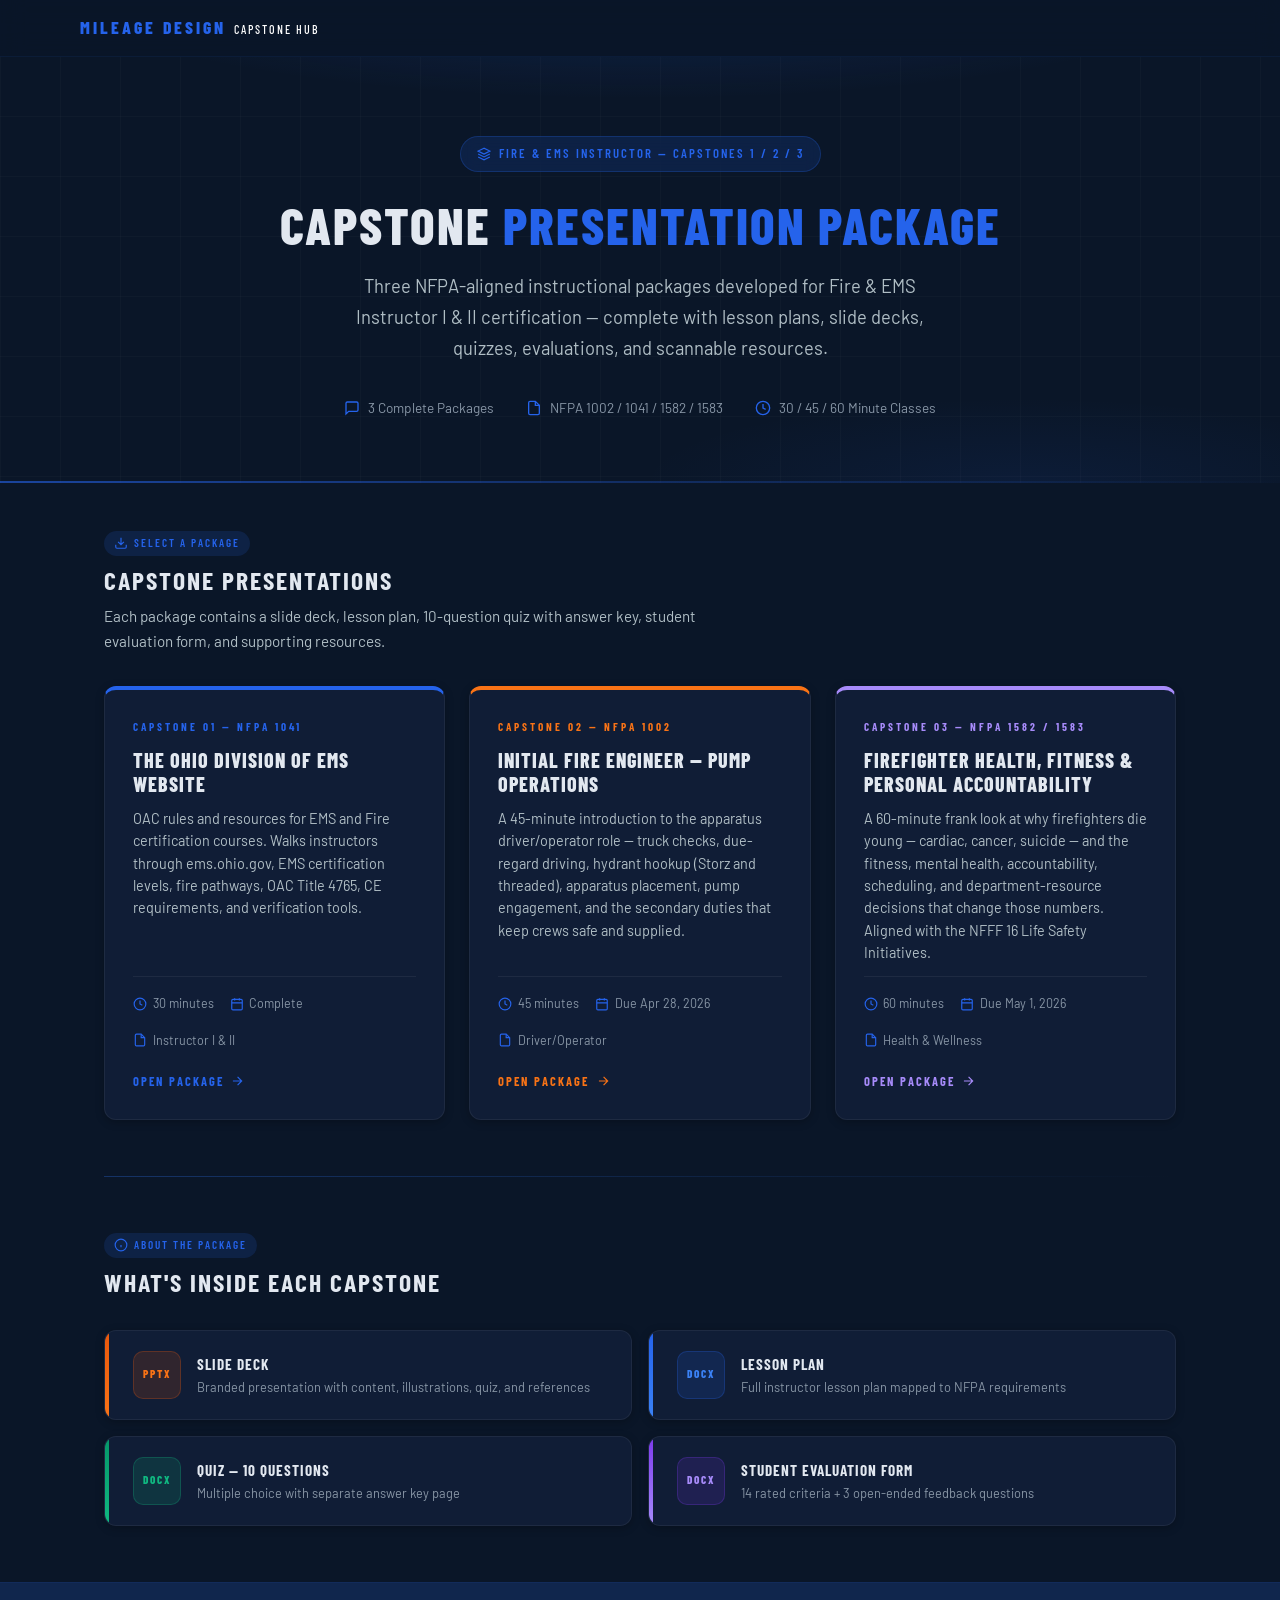
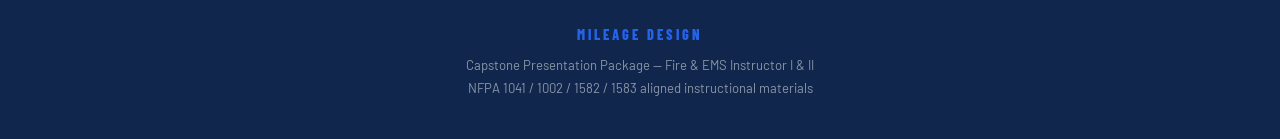
<file: index.html>
<!DOCTYPE html>
<html lang="en">
<head>
  <meta charset="UTF-8">
  <meta name="viewport" content="width=device-width, initial-scale=1.0">
  <title>Capstone Presentation Package &mdash; Fire &amp; EMS Instructor I &amp; II</title>
  <link rel="preconnect" href="https://fonts.googleapis.com">
  <link rel="preconnect" href="https://fonts.gstatic.com" crossorigin>
  <link href="https://fonts.googleapis.com/css2?family=Barlow+Condensed:wght@400;500;600;700;800&family=Barlow:wght@300;400;500;600;700&display=swap" rel="stylesheet">
  <link rel="stylesheet" href="shared/styles.css">
</head>
<body>

<!-- ===== FIXED HEADER ===== -->
<header class="site-header">
  <div class="header-inner">
    <div class="logo">
      <span class="logo-brand">Mileage Design</span>
      <span class="logo-sub">Capstone Hub</span>
    </div>
  </div>
</header>

<!-- ===== HERO ===== -->
<div class="hero">
  <div class="hero-bg"></div>
  <div class="hero-grid"></div>
  <div class="hero-content">
    <div class="hero-badge">
      <svg viewBox="0 0 24 24" fill="none" stroke="currentColor" stroke-width="2" width="14" height="14"><path d="M12 2L2 7l10 5 10-5-10-5z"/><path d="M2 17l10 5 10-5"/><path d="M2 12l10 5 10-5"/></svg>
      Fire &amp; EMS Instructor &mdash; Capstones 1 / 2 / 3
    </div>
    <h1>Capstone <span>Presentation Package</span></h1>
    <p class="hero-sub">Three NFPA-aligned instructional packages developed for Fire &amp; EMS Instructor I &amp; II certification &mdash; complete with lesson plans, slide decks, quizzes, evaluations, and scannable resources.</p>
    <div class="hero-meta">
      <div class="hero-meta-item">
        <svg viewBox="0 0 24 24" fill="none" stroke="currentColor" stroke-width="2"><path d="M21 15a2 2 0 01-2 2H7l-4 4V5a2 2 0 012-2h14a2 2 0 012 2z"/></svg>
        3 Complete Packages
      </div>
      <div class="hero-meta-item">
        <svg viewBox="0 0 24 24" fill="none" stroke="currentColor" stroke-width="2"><path d="M14 2H6a2 2 0 00-2 2v16a2 2 0 002 2h12a2 2 0 002-2V8z"/><path d="M14 2v6h6"/></svg>
        NFPA 1002 / 1041 / 1582 / 1583
      </div>
      <div class="hero-meta-item">
        <svg viewBox="0 0 24 24" fill="none" stroke="currentColor" stroke-width="2"><circle cx="12" cy="12" r="10"/><path d="M12 6v6l4 2"/></svg>
        30 / 45 / 60 Minute Classes
      </div>
    </div>
  </div>
  <div class="hero-accent"></div>
</div>

<div class="container">

<!-- ===== CAPSTONE TILES ===== -->
<section class="animate-in">
  <div class="section-header">
    <div class="section-label">
      <svg viewBox="0 0 24 24" fill="none" stroke="currentColor" stroke-width="2"><path d="M21 15v4a2 2 0 01-2 2H5a2 2 0 01-2-2v-4M7 10l5 5 5-5M12 15V3"/></svg>
      Select a Package
    </div>
    <h2 class="section-title">Capstone Presentations</h2>
    <p class="section-desc">Each package contains a slide deck, lesson plan, 10-question quiz with answer key, student evaluation form, and supporting resources.</p>
  </div>

  <div class="hub-grid">

    <a href="capstone-1.html" class="card hub-tile">
      <div class="hub-tile-body">
        <div class="hub-tile-num">Capstone 01 &mdash; NFPA 1041</div>
        <h3>The Ohio Division of EMS Website</h3>
        <p>OAC rules and resources for EMS and Fire certification courses. Walks instructors through ems.ohio.gov, EMS certification levels, fire pathways, OAC Title 4765, CE requirements, and verification tools.</p>
        <div class="hub-tile-meta">
          <span><svg viewBox="0 0 24 24" fill="none" stroke="currentColor" stroke-width="2"><circle cx="12" cy="12" r="10"/><path d="M12 6v6l4 2"/></svg> 30 minutes</span>
          <span><svg viewBox="0 0 24 24" fill="none" stroke="currentColor" stroke-width="2"><rect x="3" y="4" width="18" height="18" rx="2"/><path d="M16 2v4M8 2v4M3 10h18"/></svg> Complete</span>
          <span><svg viewBox="0 0 24 24" fill="none" stroke="currentColor" stroke-width="2"><path d="M14 2H6a2 2 0 00-2 2v16a2 2 0 002 2h12a2 2 0 002-2V8z"/><path d="M14 2v6h6"/></svg> Instructor I &amp; II</span>
        </div>
        <div class="hub-tile-cta">
          Open Package
          <svg viewBox="0 0 24 24" fill="none" stroke="currentColor" stroke-width="2"><path d="M5 12h14M13 5l7 7-7 7"/></svg>
        </div>
      </div>
    </a>

    <a href="capstone-2.html" class="card hub-tile tile-orange">
      <div class="hub-tile-body">
        <div class="hub-tile-num">Capstone 02 &mdash; NFPA 1002</div>
        <h3>Initial Fire Engineer &mdash; Pump Operations</h3>
        <p>A 45-minute introduction to the apparatus driver/operator role &mdash; truck checks, due-regard driving, hydrant hookup (Storz and threaded), apparatus placement, pump engagement, and the secondary duties that keep crews safe and supplied.</p>
        <div class="hub-tile-meta">
          <span><svg viewBox="0 0 24 24" fill="none" stroke="currentColor" stroke-width="2"><circle cx="12" cy="12" r="10"/><path d="M12 6v6l4 2"/></svg> 45 minutes</span>
          <span><svg viewBox="0 0 24 24" fill="none" stroke="currentColor" stroke-width="2"><rect x="3" y="4" width="18" height="18" rx="2"/><path d="M16 2v4M8 2v4M3 10h18"/></svg> Due Apr 28, 2026</span>
          <span><svg viewBox="0 0 24 24" fill="none" stroke="currentColor" stroke-width="2"><path d="M14 2H6a2 2 0 00-2 2v16a2 2 0 002 2h12a2 2 0 002-2V8z"/><path d="M14 2v6h6"/></svg> Driver/Operator</span>
        </div>
        <div class="hub-tile-cta">
          Open Package
          <svg viewBox="0 0 24 24" fill="none" stroke="currentColor" stroke-width="2"><path d="M5 12h14M13 5l7 7-7 7"/></svg>
        </div>
      </div>
    </a>

    <a href="capstone-3.html" class="card hub-tile tile-purple">
      <div class="hub-tile-body">
        <div class="hub-tile-num">Capstone 03 &mdash; NFPA 1582 / 1583</div>
        <h3>Firefighter Health, Fitness &amp; Personal Accountability</h3>
        <p>A 60-minute frank look at why firefighters die young &mdash; cardiac, cancer, suicide &mdash; and the fitness, mental health, accountability, scheduling, and department-resource decisions that change those numbers. Aligned with the NFFF 16 Life Safety Initiatives.</p>
        <div class="hub-tile-meta">
          <span><svg viewBox="0 0 24 24" fill="none" stroke="currentColor" stroke-width="2"><circle cx="12" cy="12" r="10"/><path d="M12 6v6l4 2"/></svg> 60 minutes</span>
          <span><svg viewBox="0 0 24 24" fill="none" stroke="currentColor" stroke-width="2"><rect x="3" y="4" width="18" height="18" rx="2"/><path d="M16 2v4M8 2v4M3 10h18"/></svg> Due May 1, 2026</span>
          <span><svg viewBox="0 0 24 24" fill="none" stroke="currentColor" stroke-width="2"><path d="M14 2H6a2 2 0 00-2 2v16a2 2 0 002 2h12a2 2 0 002-2V8z"/><path d="M14 2v6h6"/></svg> Health &amp; Wellness</span>
        </div>
        <div class="hub-tile-cta">
          Open Package
          <svg viewBox="0 0 24 24" fill="none" stroke="currentColor" stroke-width="2"><path d="M5 12h14M13 5l7 7-7 7"/></svg>
        </div>
      </div>
    </a>

  </div>
</section>

<div class="divider"></div>

<!-- ===== ABOUT ===== -->
<section class="animate-in">
  <div class="section-header">
    <div class="section-label">
      <svg viewBox="0 0 24 24" fill="none" stroke="currentColor" stroke-width="2"><circle cx="12" cy="12" r="10"/><path d="M12 16v-4M12 8h.01"/></svg>
      About the Package
    </div>
    <h2 class="section-title">What's Inside Each Capstone</h2>
  </div>

  <div class="dl-grid">
    <div class="card dl-card">
      <div class="dl-accent pptx"></div>
      <div class="dl-body">
        <div class="dl-icon pptx">PPTX</div>
        <div class="dl-info">
          <h3>Slide Deck</h3>
          <p>Branded presentation with content, illustrations, quiz, and references</p>
        </div>
      </div>
    </div>
    <div class="card dl-card">
      <div class="dl-accent docx-blue"></div>
      <div class="dl-body">
        <div class="dl-icon docx-blue">DOCX</div>
        <div class="dl-info">
          <h3>Lesson Plan</h3>
          <p>Full instructor lesson plan mapped to NFPA requirements</p>
        </div>
      </div>
    </div>
    <div class="card dl-card">
      <div class="dl-accent docx-green"></div>
      <div class="dl-body">
        <div class="dl-icon docx-green">DOCX</div>
        <div class="dl-info">
          <h3>Quiz &mdash; 10 Questions</h3>
          <p>Multiple choice with separate answer key page</p>
        </div>
      </div>
    </div>
    <div class="card dl-card">
      <div class="dl-accent docx-purple"></div>
      <div class="dl-body">
        <div class="dl-icon docx-purple">DOCX</div>
        <div class="dl-info">
          <h3>Student Evaluation Form</h3>
          <p>14 rated criteria + 3 open-ended feedback questions</p>
        </div>
      </div>
    </div>
  </div>
</section>

</div>

<footer>
  <div class="footer-brand">Mileage Design</div>
  <p>Capstone Presentation Package &mdash; Fire &amp; EMS Instructor I &amp; II</p>
  <p>NFPA 1041 / 1002 / 1582 / 1583 aligned instructional materials</p>
</footer>

<script src="shared/app.js"></script>

</body>
</html>
</file>
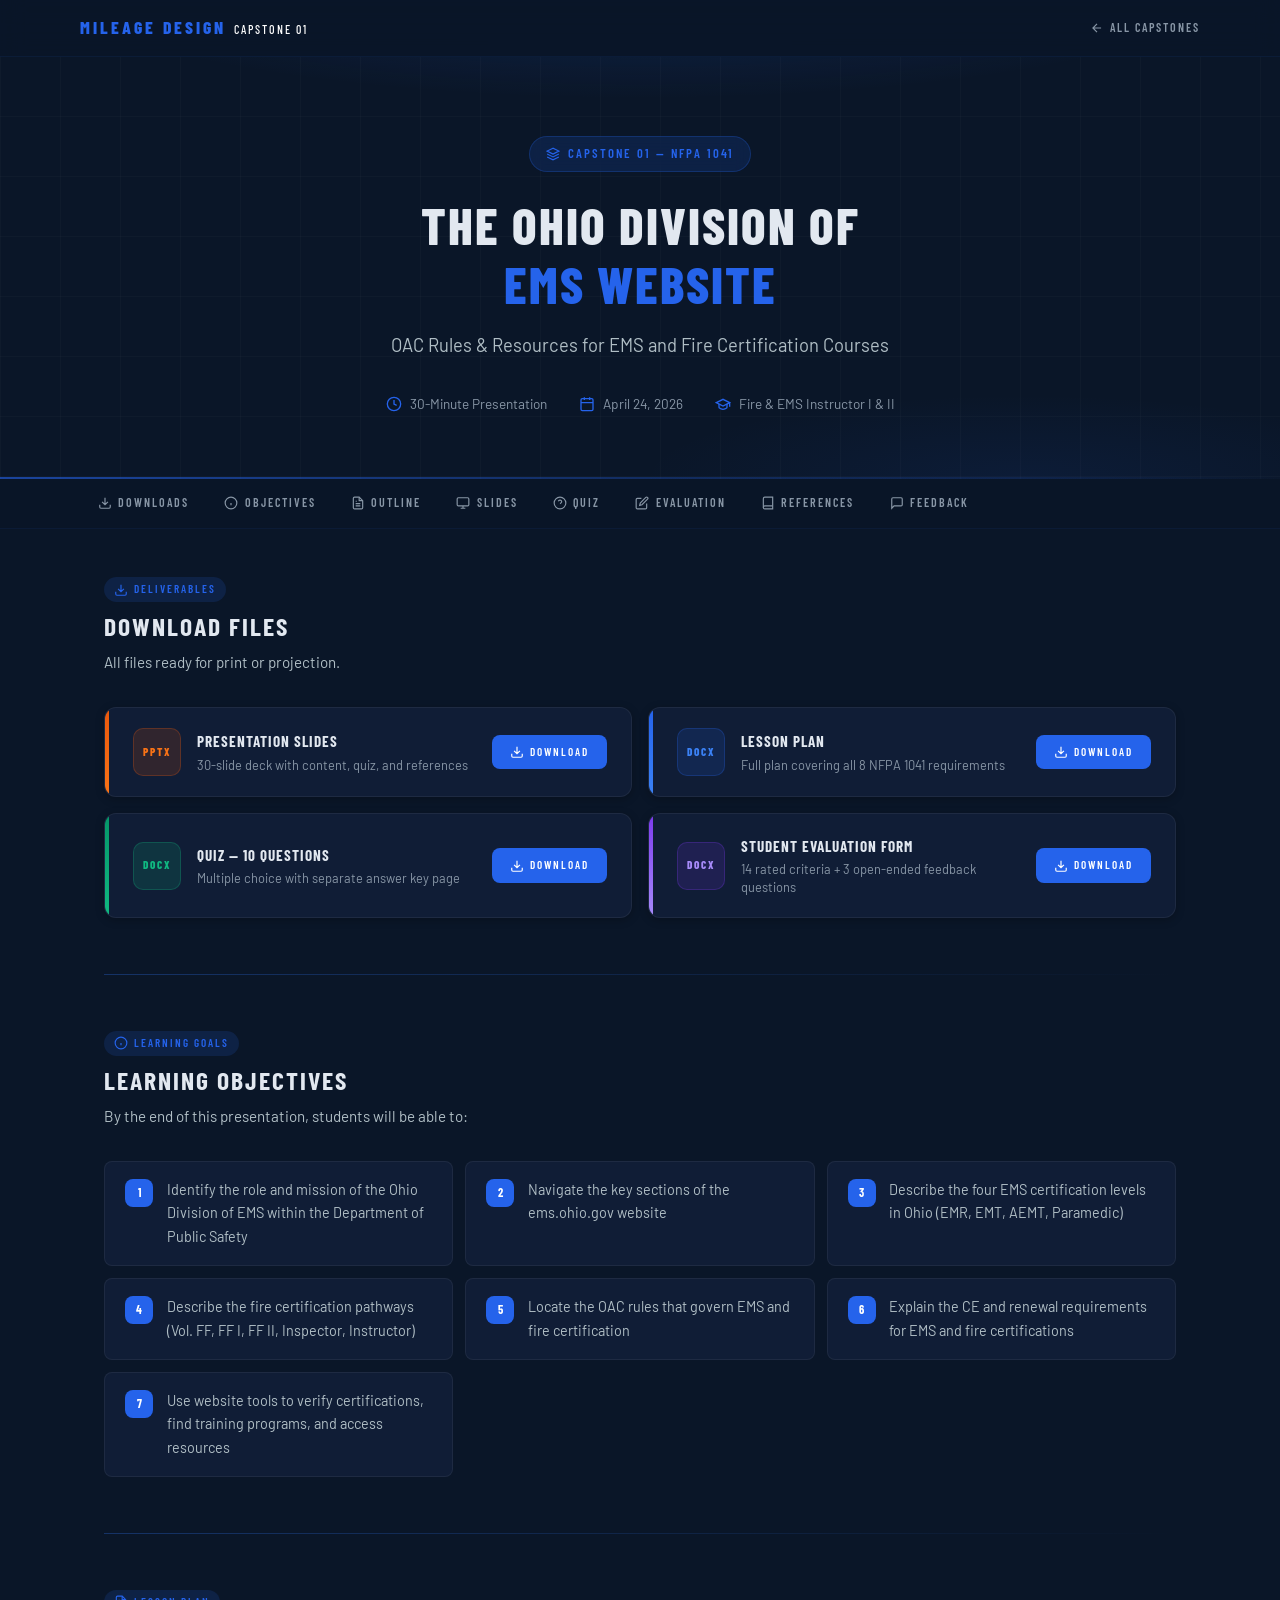
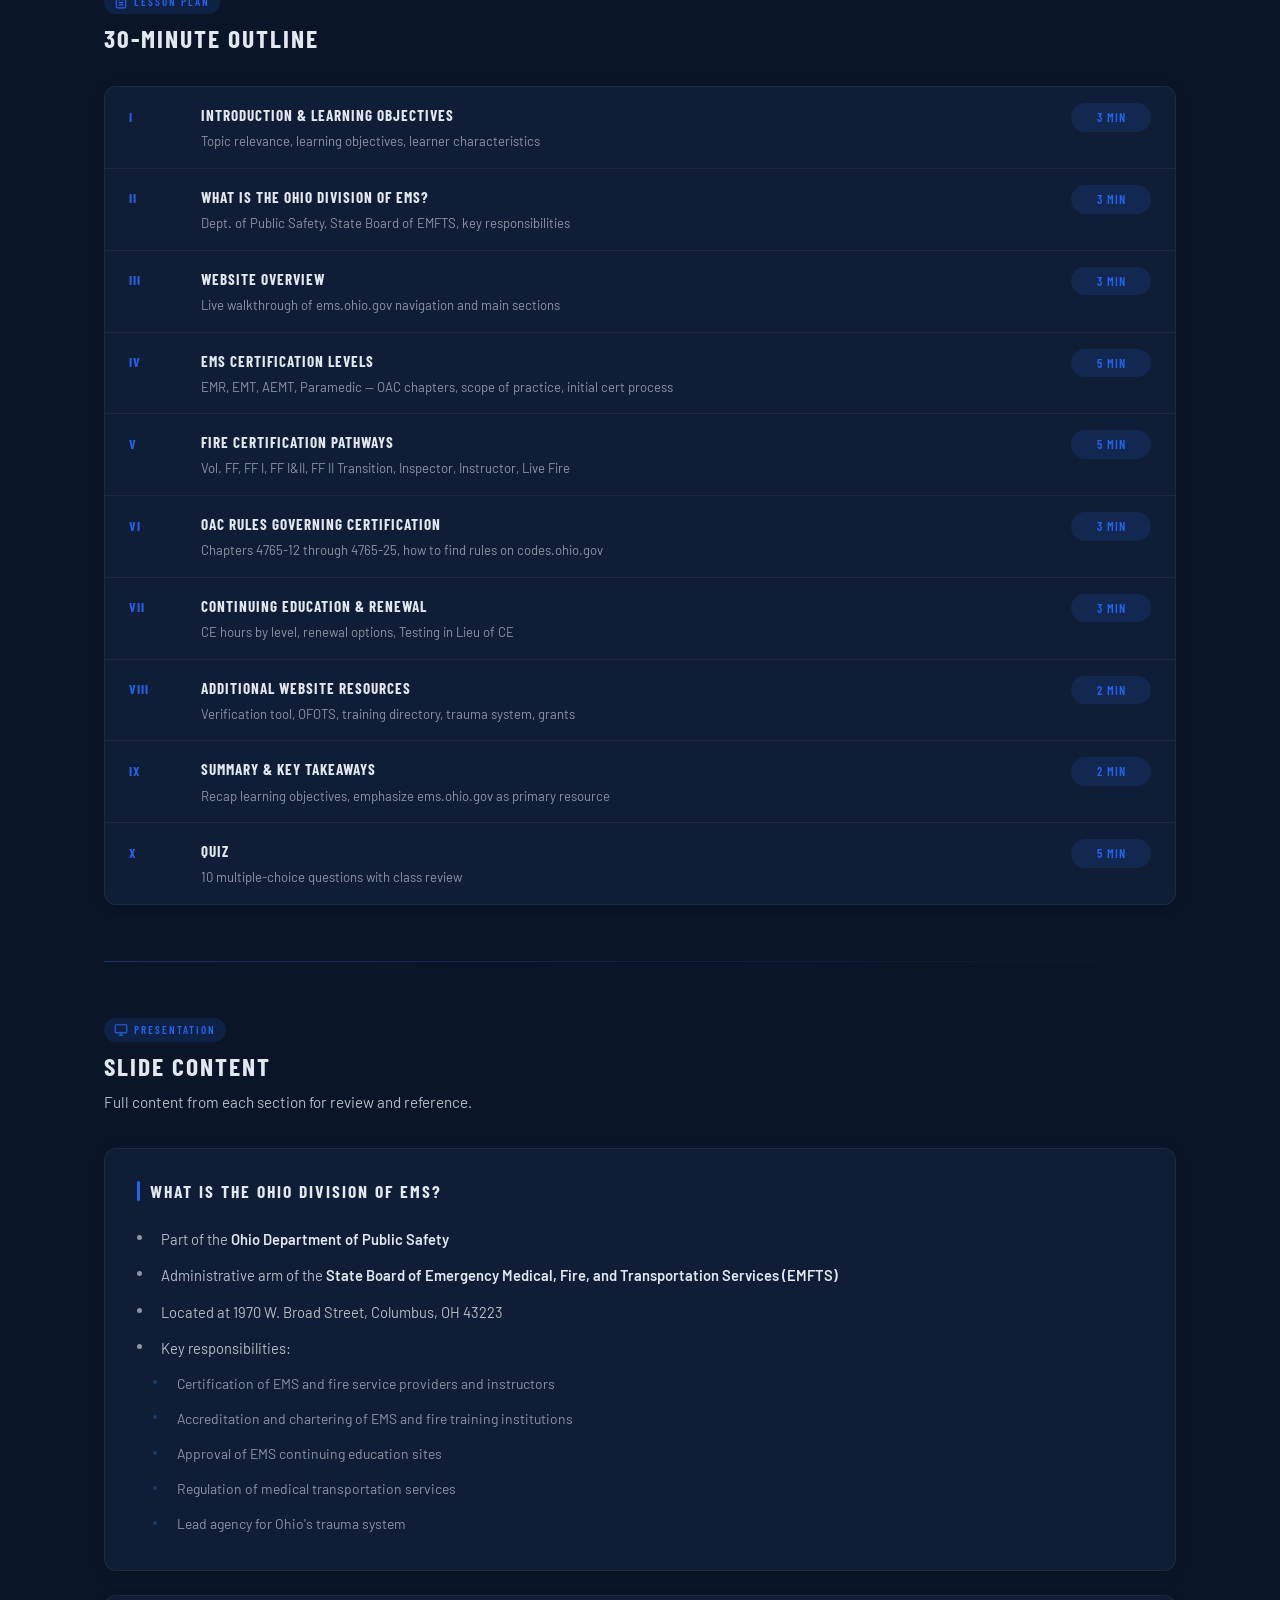
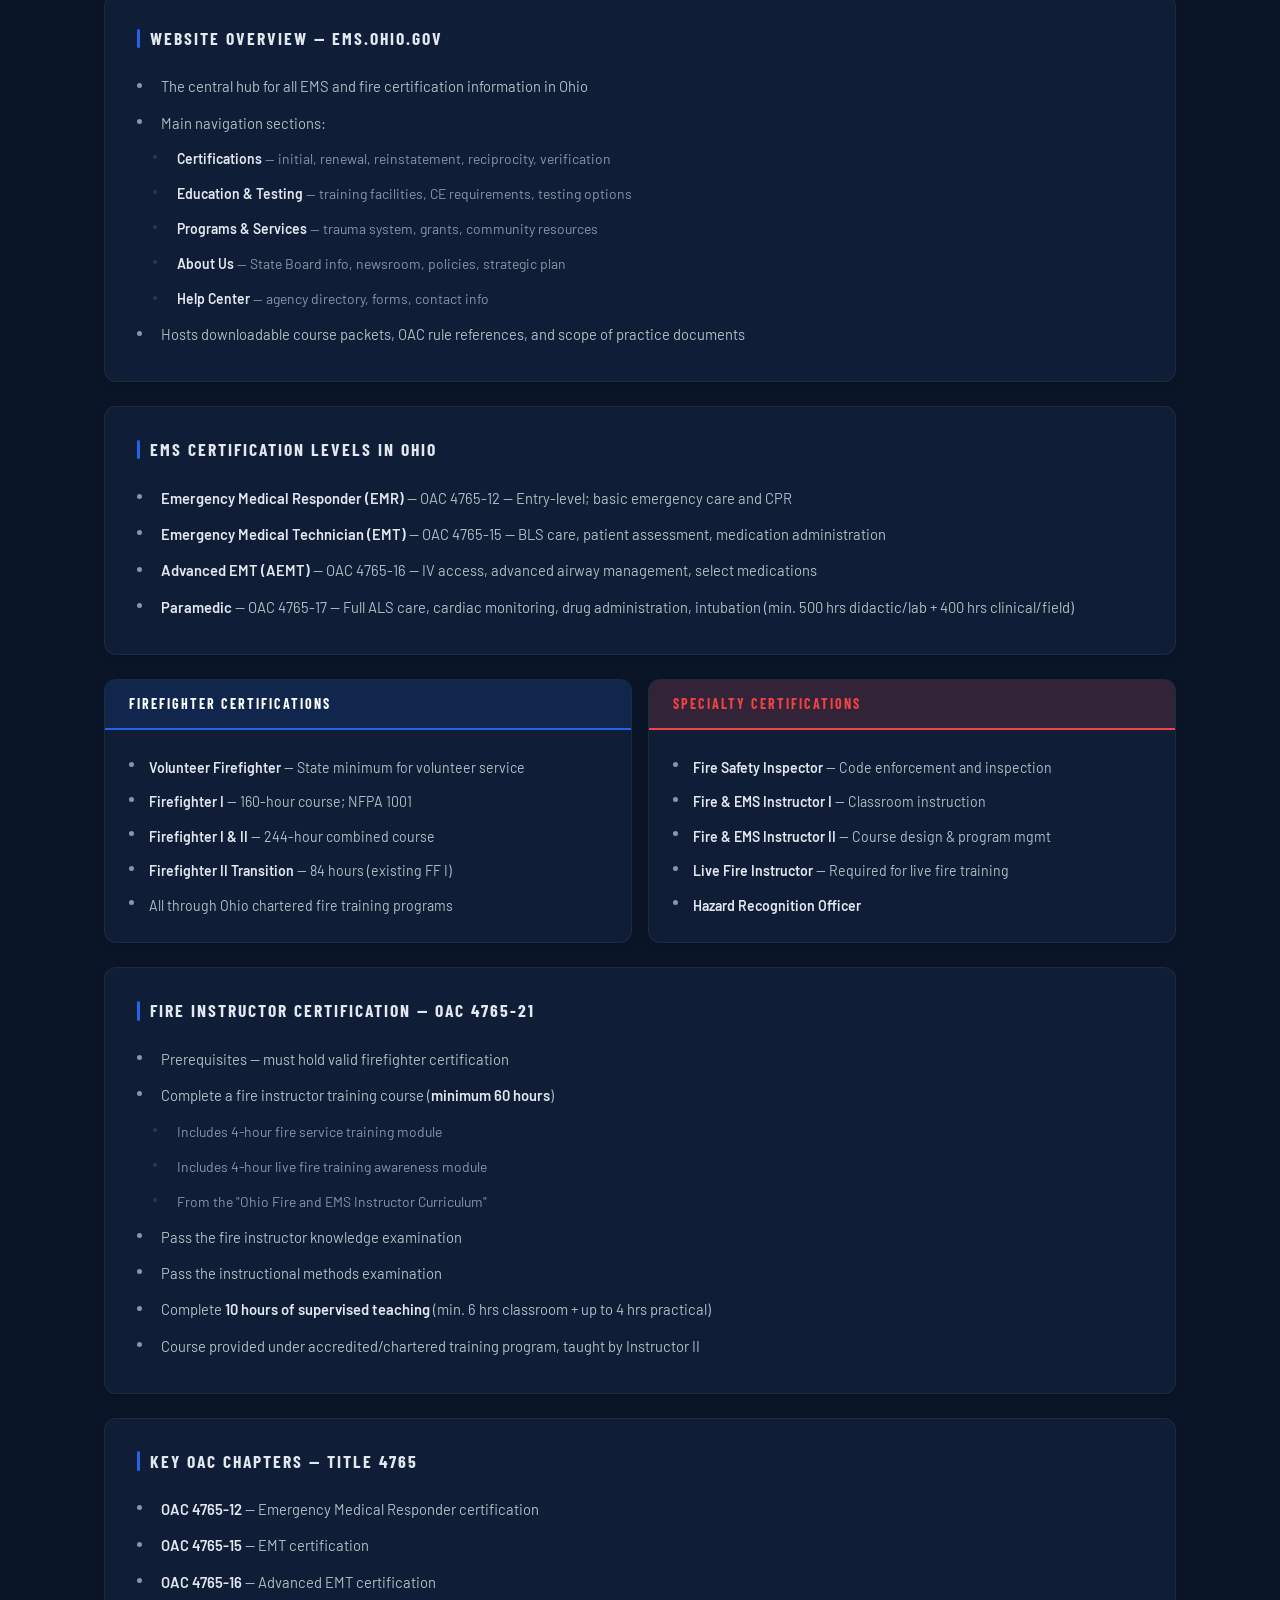
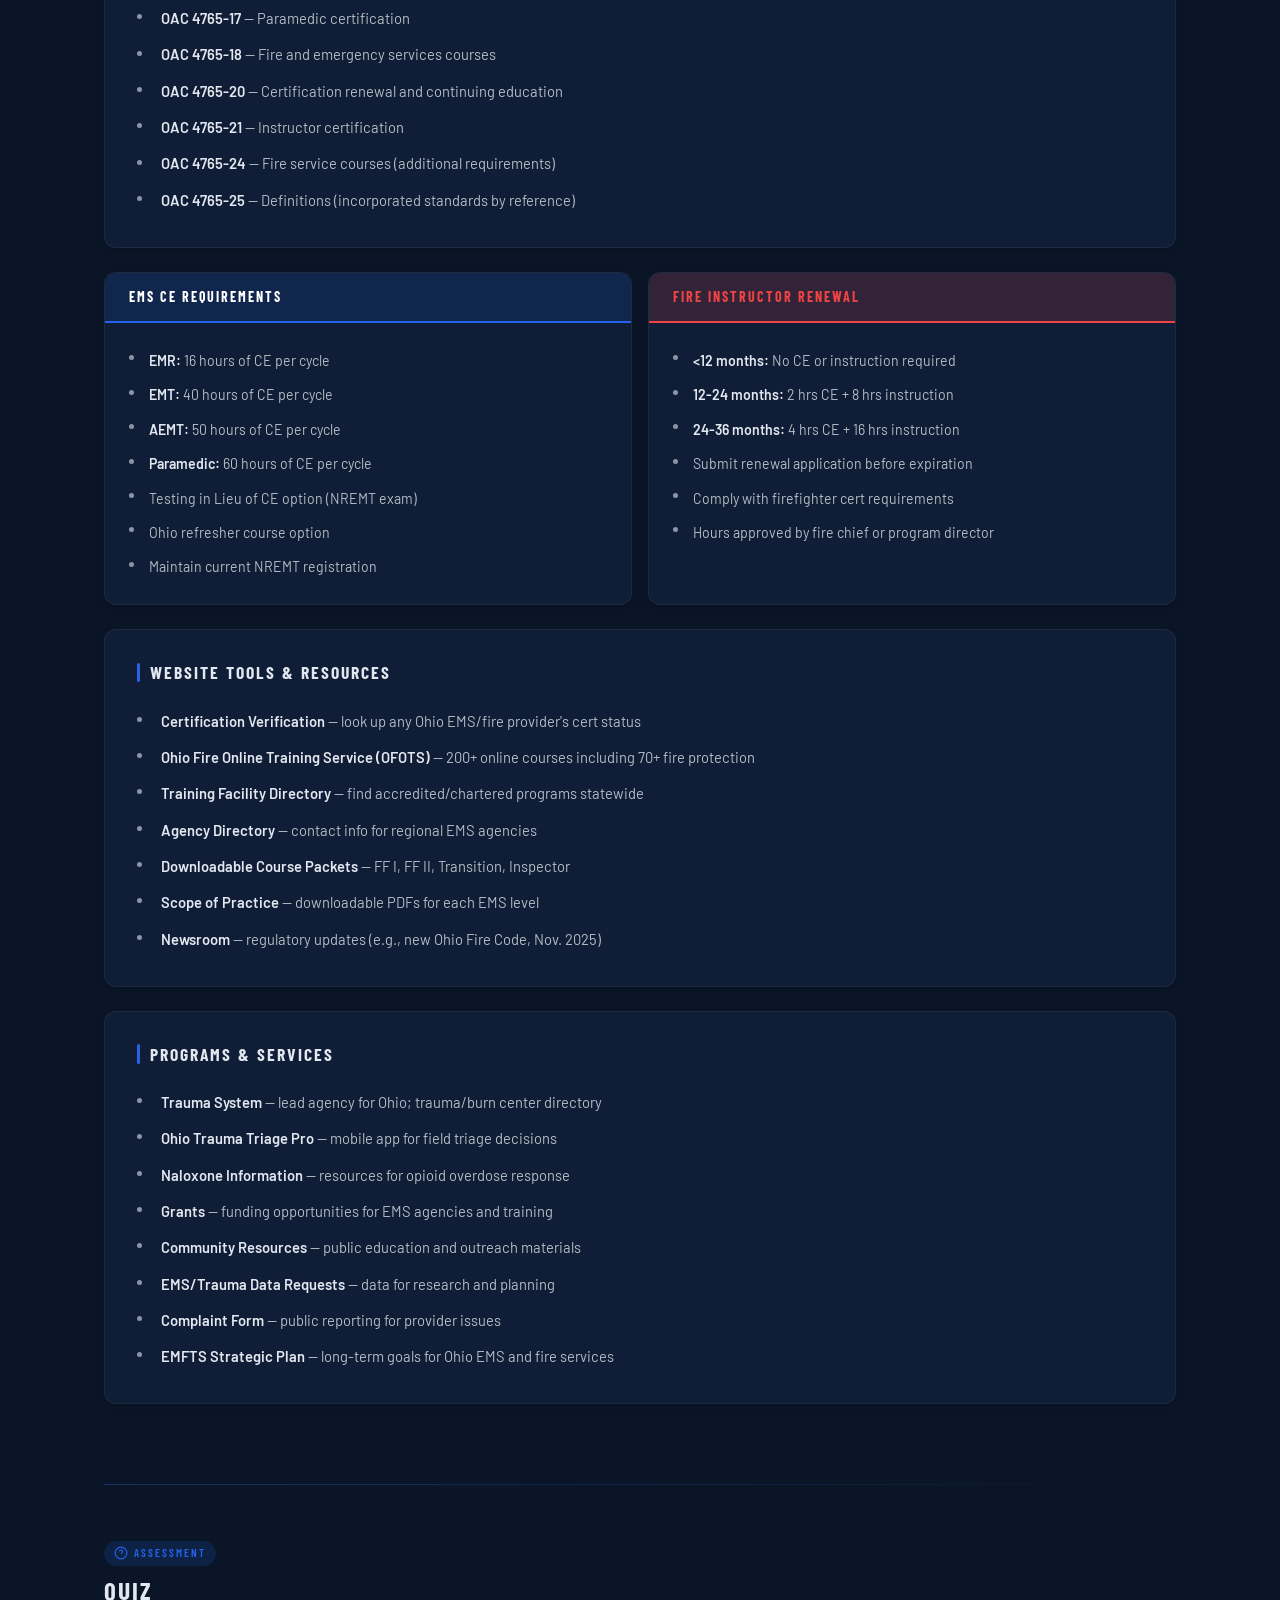
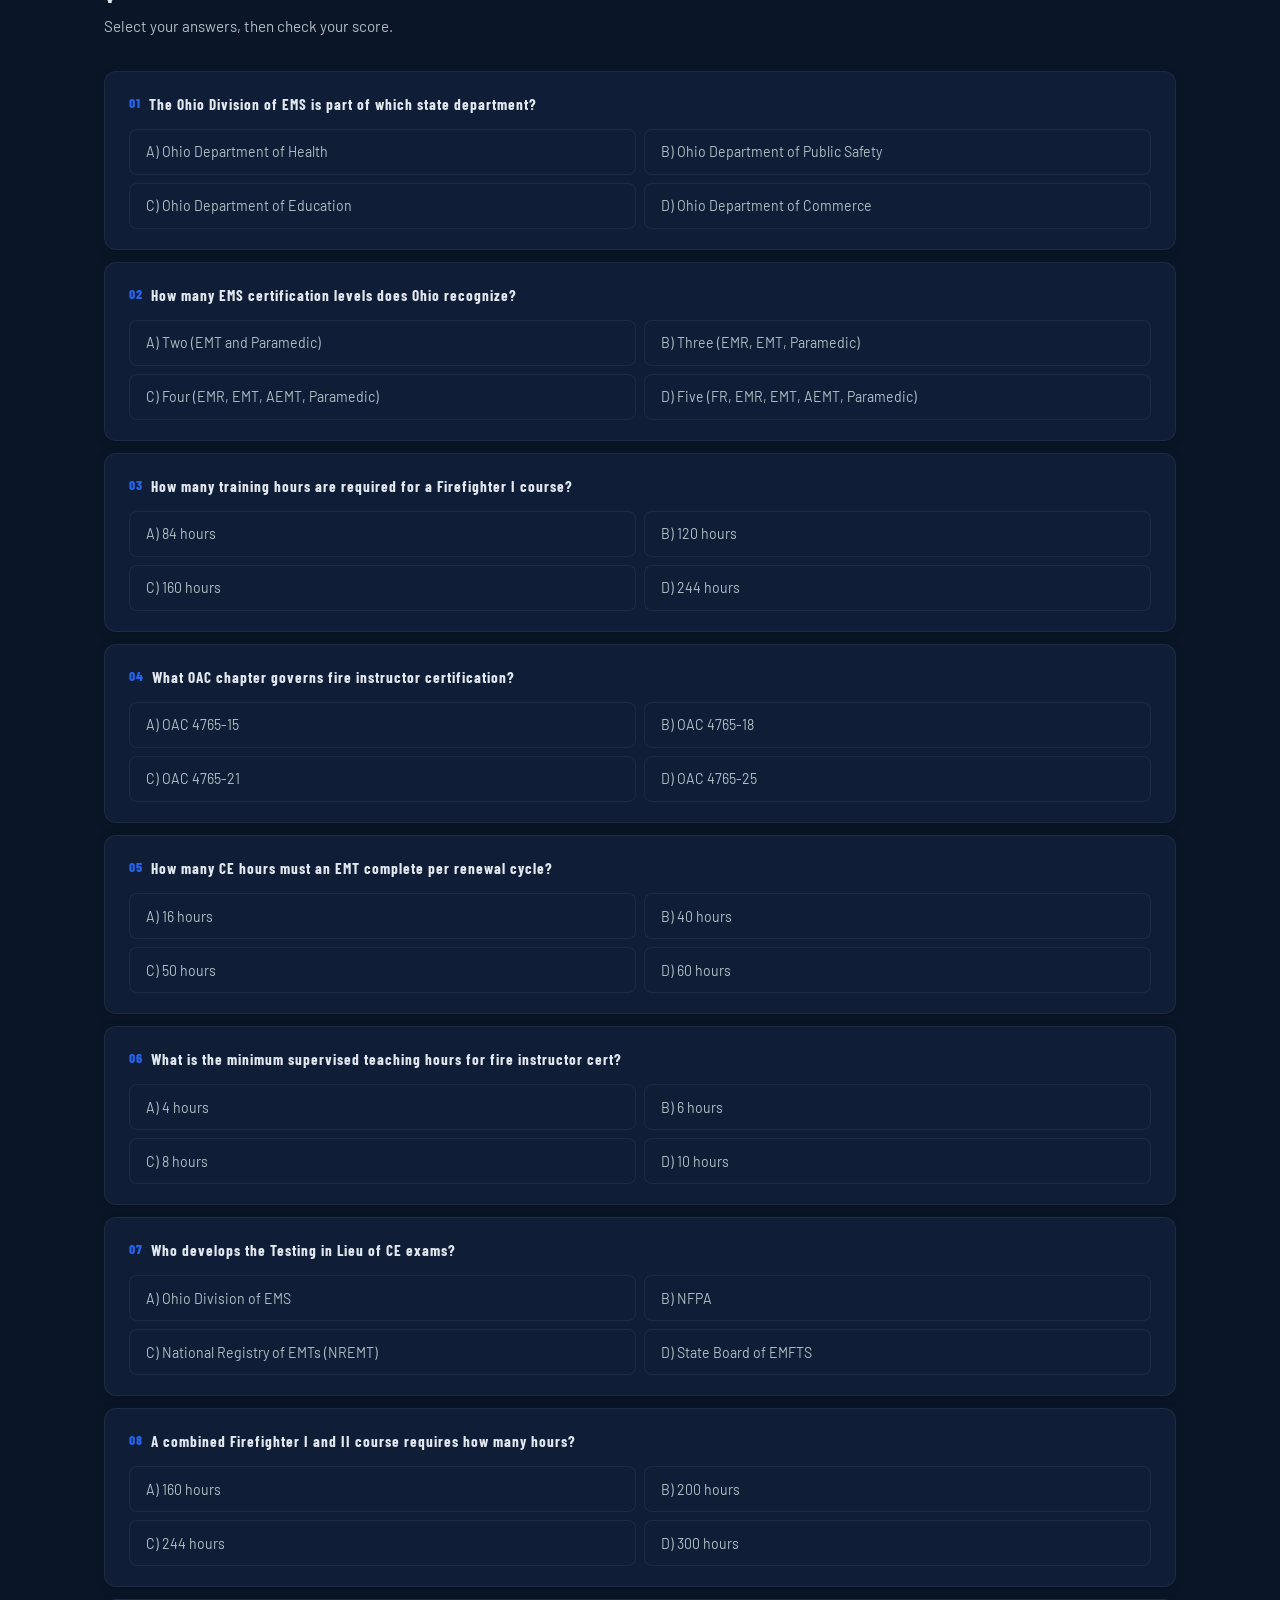
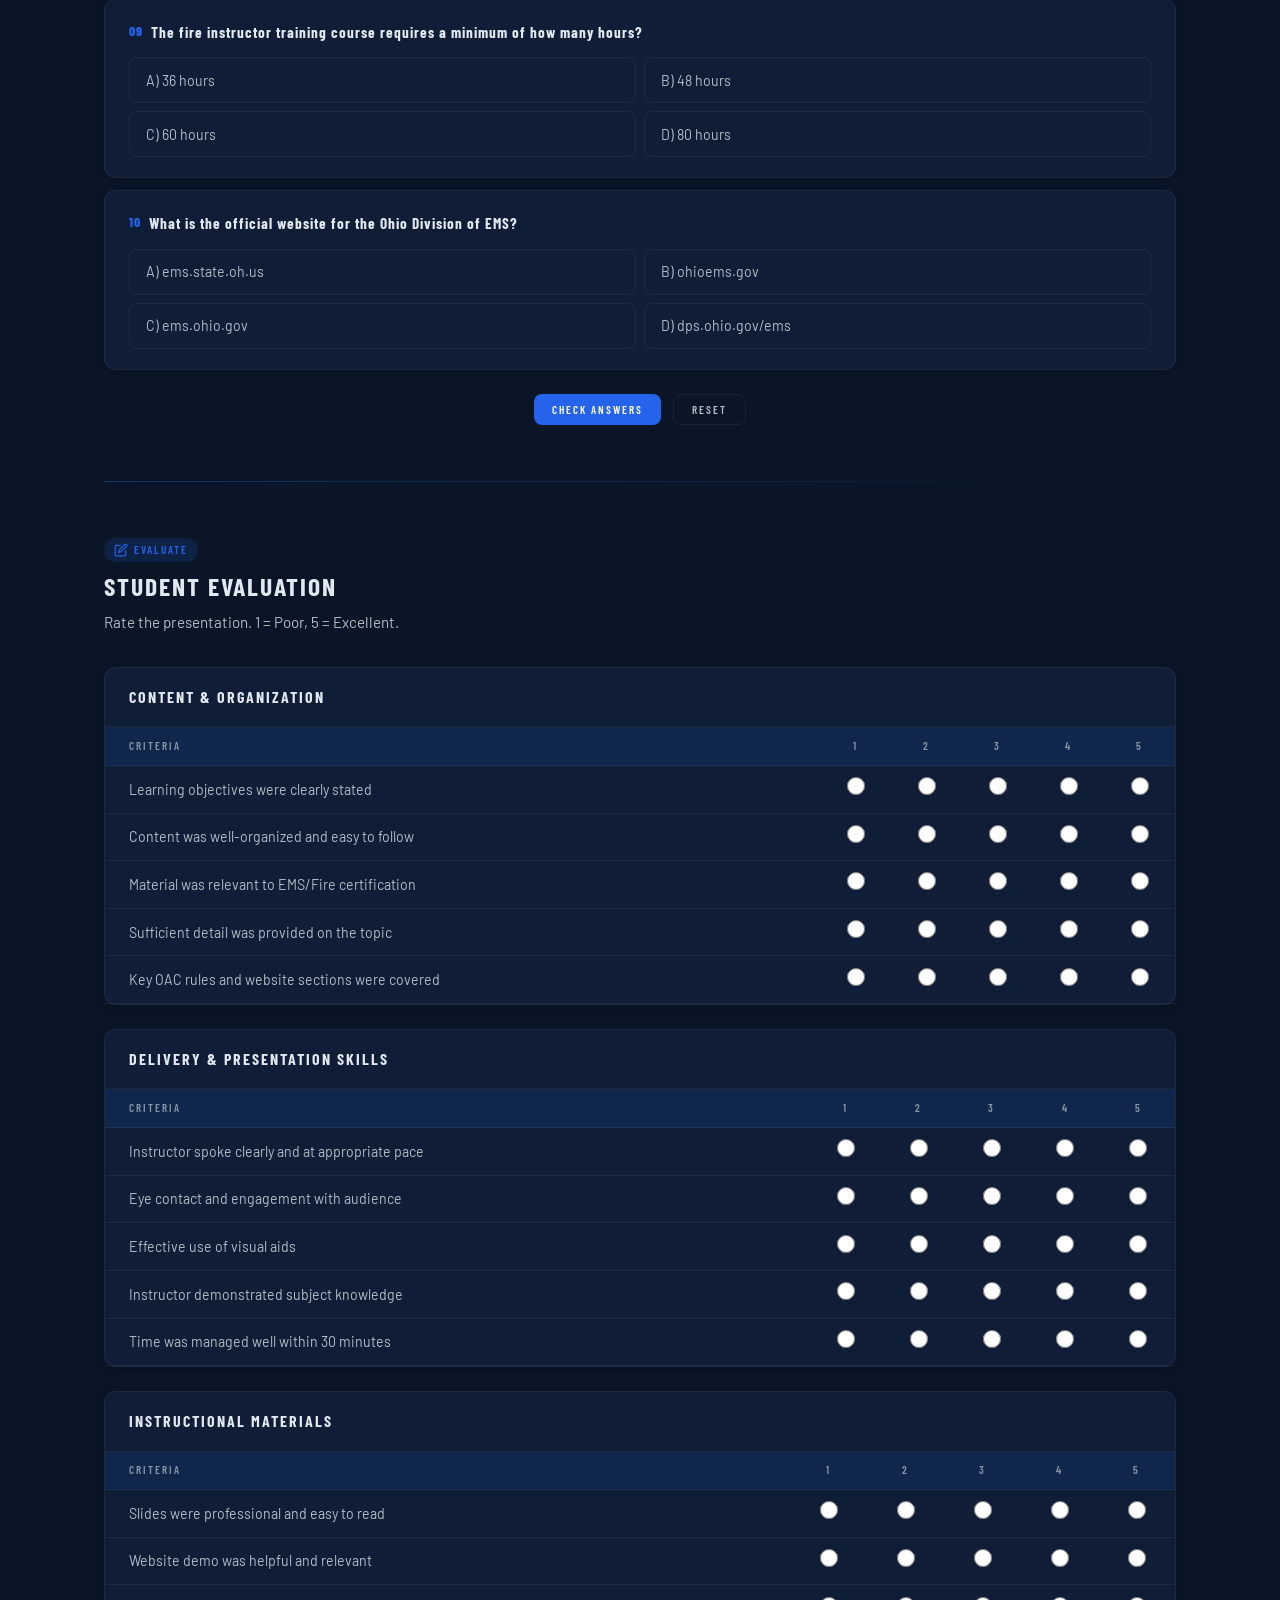
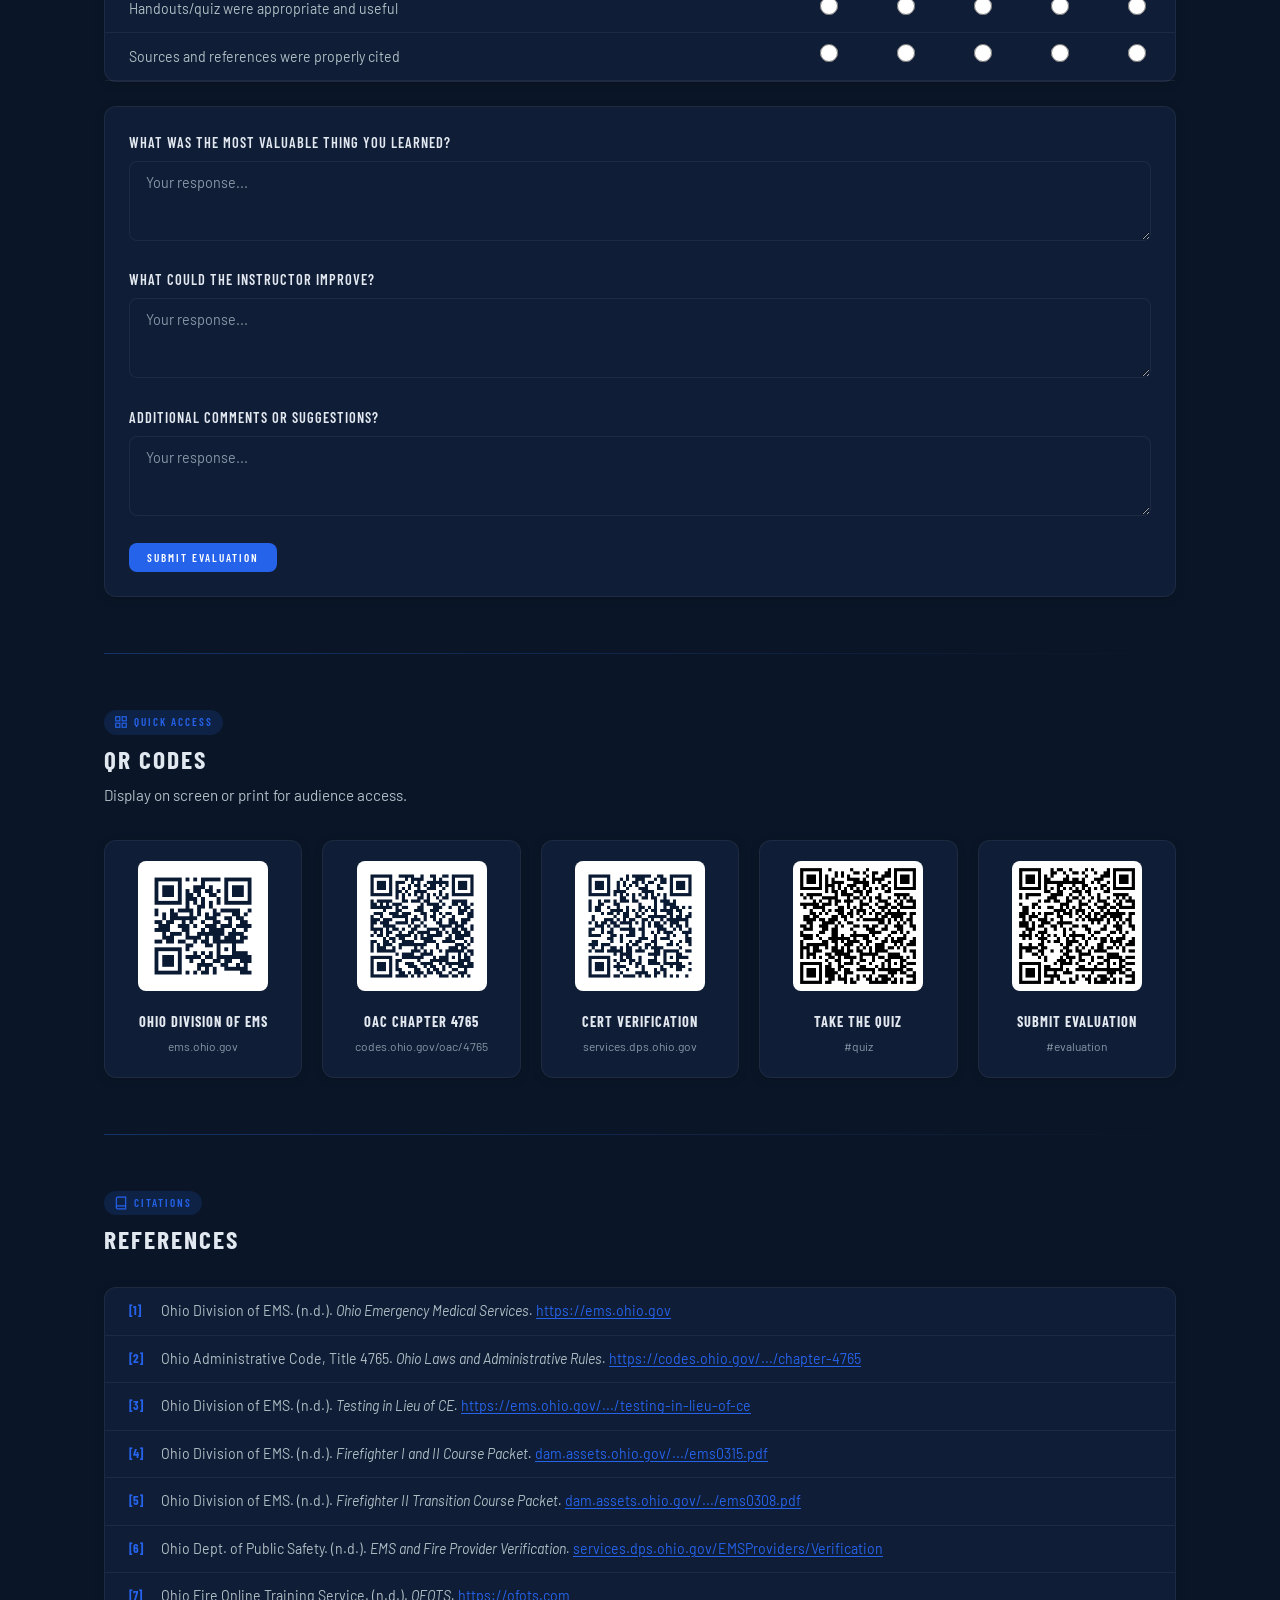
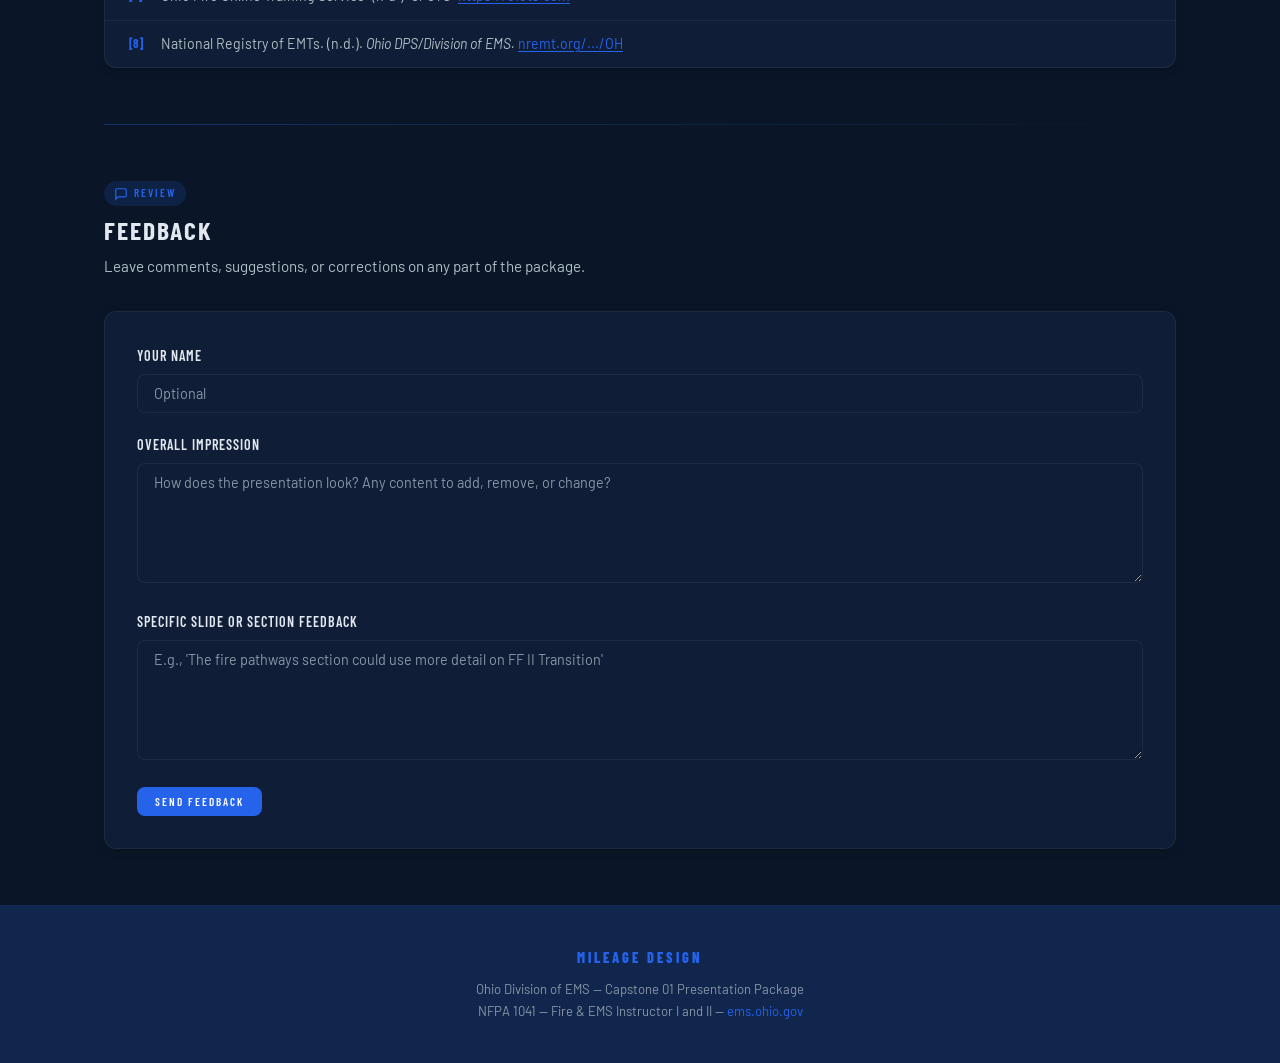
<file: capstone-1.html>
<!DOCTYPE html>
<html lang="en">
<head>
  <meta charset="UTF-8">
  <meta name="viewport" content="width=device-width, initial-scale=1.0">
  <title>Capstone 01 &mdash; Ohio Division of EMS Website</title>
  <link rel="preconnect" href="https://fonts.googleapis.com">
  <link rel="preconnect" href="https://fonts.gstatic.com" crossorigin>
  <link href="https://fonts.googleapis.com/css2?family=Barlow+Condensed:wght@400;500;600;700;800&family=Barlow:wght@300;400;500;600;700&display=swap" rel="stylesheet">
  <link rel="stylesheet" href="shared/styles.css">
</head>
<body>

<!-- ===== FIXED HEADER ===== -->
<header class="site-header">
  <div class="header-inner">
    <div class="logo">
      <span class="logo-brand">Mileage Design</span>
      <span class="logo-sub">Capstone 01</span>
    </div>
    <a href="index.html" class="header-back">
      <svg viewBox="0 0 24 24" fill="none" stroke="currentColor" stroke-width="2"><path d="M19 12H5M12 19l-7-7 7-7"/></svg>
      All Capstones
    </a>
  </div>
</header>

<!-- ===== HERO ===== -->
<div class="hero">
  <div class="hero-bg"></div>
  <div class="hero-grid"></div>
  <div class="hero-content">
    <div class="hero-badge">
      <svg viewBox="0 0 24 24" fill="none" stroke="currentColor" stroke-width="2" width="14" height="14"><path d="M12 2L2 7l10 5 10-5-10-5z"/><path d="M2 17l10 5 10-5"/><path d="M2 12l10 5 10-5"/></svg>
      Capstone 01 &mdash; NFPA 1041
    </div>
    <h1>The Ohio Division of<br><span>EMS Website</span></h1>
    <p class="hero-sub">OAC Rules &amp; Resources for EMS and Fire Certification Courses</p>
    <div class="hero-meta">
      <div class="hero-meta-item">
        <svg viewBox="0 0 24 24" fill="none" stroke="currentColor" stroke-width="2"><circle cx="12" cy="12" r="10"/><path d="M12 6v6l4 2"/></svg>
        30-Minute Presentation
      </div>
      <div class="hero-meta-item">
        <svg viewBox="0 0 24 24" fill="none" stroke="currentColor" stroke-width="2"><rect x="3" y="4" width="18" height="18" rx="2"/><path d="M16 2v4M8 2v4M3 10h18"/></svg>
        April 24, 2026
      </div>
      <div class="hero-meta-item">
        <svg viewBox="0 0 24 24" fill="none" stroke="currentColor" stroke-width="2"><path d="M22 10v6M2 10l10-5 10 5-10 5z"/><path d="M6 12v5c0 2 6 3 6 3s6-1 6-3v-5"/></svg>
        Fire &amp; EMS Instructor I &amp; II
      </div>
    </div>
  </div>
  <div class="hero-accent"></div>
</div>

<!-- ===== NAV ===== -->
<nav class="nav">
  <div class="nav-inner">
    <a href="#downloads">
      <svg viewBox="0 0 24 24" fill="none" stroke="currentColor" stroke-width="2"><path d="M21 15v4a2 2 0 01-2 2H5a2 2 0 01-2-2v-4M7 10l5 5 5-5M12 15V3"/></svg>
      Downloads
    </a>
    <a href="#objectives">
      <svg viewBox="0 0 24 24" fill="none" stroke="currentColor" stroke-width="2"><circle cx="12" cy="12" r="10"/><path d="M12 16v-4M12 8h.01"/></svg>
      Objectives
    </a>
    <a href="#outline">
      <svg viewBox="0 0 24 24" fill="none" stroke="currentColor" stroke-width="2"><path d="M14 2H6a2 2 0 00-2 2v16a2 2 0 002 2h12a2 2 0 002-2V8z"/><path d="M14 2v6h6M16 13H8M16 17H8M10 9H8"/></svg>
      Outline
    </a>
    <a href="#content">
      <svg viewBox="0 0 24 24" fill="none" stroke="currentColor" stroke-width="2"><rect x="2" y="3" width="20" height="14" rx="2"/><path d="M8 21h8M12 17v4"/></svg>
      Slides
    </a>
    <a href="#quiz">
      <svg viewBox="0 0 24 24" fill="none" stroke="currentColor" stroke-width="2"><circle cx="12" cy="12" r="10"/><path d="M9.09 9a3 3 0 015.83 1c0 2-3 3-3 3M12 17h.01"/></svg>
      Quiz
    </a>
    <a href="#evaluation">
      <svg viewBox="0 0 24 24" fill="none" stroke="currentColor" stroke-width="2"><path d="M11 4H4a2 2 0 00-2 2v14a2 2 0 002 2h14a2 2 0 002-2v-7"/><path d="M18.5 2.5a2.121 2.121 0 013 3L12 15l-4 1 1-4 9.5-9.5z"/></svg>
      Evaluation
    </a>
    <a href="#references">
      <svg viewBox="0 0 24 24" fill="none" stroke="currentColor" stroke-width="2"><path d="M4 19.5A2.5 2.5 0 016.5 17H20"/><path d="M6.5 2H20v20H6.5A2.5 2.5 0 014 19.5v-15A2.5 2.5 0 016.5 2z"/></svg>
      References
    </a>
    <a href="#feedback">
      <svg viewBox="0 0 24 24" fill="none" stroke="currentColor" stroke-width="2"><path d="M21 15a2 2 0 01-2 2H7l-4 4V5a2 2 0 012-2h14a2 2 0 012 2z"/></svg>
      Feedback
    </a>
  </div>
</nav>

<div class="container">

<!-- ===== DOWNLOADS ===== -->
<section id="downloads" class="animate-in">
  <div class="section-header">
    <div class="section-label">
      <svg viewBox="0 0 24 24" fill="none" stroke="currentColor" stroke-width="2"><path d="M21 15v4a2 2 0 01-2 2H5a2 2 0 01-2-2v-4M7 10l5 5 5-5M12 15V3"/></svg>
      Deliverables
    </div>
    <h2 class="section-title">Download Files</h2>
    <p class="section-desc">All files ready for print or projection.</p>
  </div>
  <div class="dl-grid">
    <div class="card dl-card">
      <div class="dl-accent pptx"></div>
      <div class="dl-body">
        <div class="dl-icon pptx">PPTX</div>
        <div class="dl-info">
          <h3>Presentation Slides</h3>
          <p>30-slide deck with content, quiz, and references</p>
        </div>
        <a href="capstone-1/Ohio-Division-of-EMS-Presentation.pptx" class="dl-btn" download>
          <svg viewBox="0 0 24 24" fill="none" stroke="currentColor" stroke-width="2"><path d="M21 15v4a2 2 0 01-2 2H5a2 2 0 01-2-2v-4M7 10l5 5 5-5M12 15V3"/></svg>
          Download
        </a>
      </div>
    </div>
    <div class="card dl-card">
      <div class="dl-accent docx-blue"></div>
      <div class="dl-body">
        <div class="dl-icon docx-blue">DOCX</div>
        <div class="dl-info">
          <h3>Lesson Plan</h3>
          <p>Full plan covering all 8 NFPA 1041 requirements</p>
        </div>
        <a href="capstone-1/Lesson-Plan.docx" class="dl-btn" download>
          <svg viewBox="0 0 24 24" fill="none" stroke="currentColor" stroke-width="2"><path d="M21 15v4a2 2 0 01-2 2H5a2 2 0 01-2-2v-4M7 10l5 5 5-5M12 15V3"/></svg>
          Download
        </a>
      </div>
    </div>
    <div class="card dl-card">
      <div class="dl-accent docx-green"></div>
      <div class="dl-body">
        <div class="dl-icon docx-green">DOCX</div>
        <div class="dl-info">
          <h3>Quiz &mdash; 10 Questions</h3>
          <p>Multiple choice with separate answer key page</p>
        </div>
        <a href="capstone-1/Quiz-10-Questions.docx" class="dl-btn" download>
          <svg viewBox="0 0 24 24" fill="none" stroke="currentColor" stroke-width="2"><path d="M21 15v4a2 2 0 01-2 2H5a2 2 0 01-2-2v-4M7 10l5 5 5-5M12 15V3"/></svg>
          Download
        </a>
      </div>
    </div>
    <div class="card dl-card">
      <div class="dl-accent docx-purple"></div>
      <div class="dl-body">
        <div class="dl-icon docx-purple">DOCX</div>
        <div class="dl-info">
          <h3>Student Evaluation Form</h3>
          <p>14 rated criteria + 3 open-ended feedback questions</p>
        </div>
        <a href="capstone-1/Student-Evaluation-Form.docx" class="dl-btn" download>
          <svg viewBox="0 0 24 24" fill="none" stroke="currentColor" stroke-width="2"><path d="M21 15v4a2 2 0 01-2 2H5a2 2 0 01-2-2v-4M7 10l5 5 5-5M12 15V3"/></svg>
          Download
        </a>
      </div>
    </div>
  </div>
</section>

<div class="divider"></div>

<!-- ===== LEARNING OBJECTIVES ===== -->
<section id="objectives" class="animate-in">
  <div class="section-header">
    <div class="section-label">
      <svg viewBox="0 0 24 24" fill="none" stroke="currentColor" stroke-width="2"><circle cx="12" cy="12" r="10"/><path d="M12 16v-4M12 8h.01"/></svg>
      Learning Goals
    </div>
    <h2 class="section-title">Learning Objectives</h2>
    <p class="section-desc">By the end of this presentation, students will be able to:</p>
  </div>
  <div class="obj-grid">
    <div class="obj-item"><div class="obj-num">1</div><p>Identify the role and mission of the Ohio Division of EMS within the Department of Public Safety</p></div>
    <div class="obj-item"><div class="obj-num">2</div><p>Navigate the key sections of the ems.ohio.gov website</p></div>
    <div class="obj-item"><div class="obj-num">3</div><p>Describe the four EMS certification levels in Ohio (EMR, EMT, AEMT, Paramedic)</p></div>
    <div class="obj-item"><div class="obj-num">4</div><p>Describe the fire certification pathways (Vol. FF, FF I, FF II, Inspector, Instructor)</p></div>
    <div class="obj-item"><div class="obj-num">5</div><p>Locate the OAC rules that govern EMS and fire certification</p></div>
    <div class="obj-item"><div class="obj-num">6</div><p>Explain the CE and renewal requirements for EMS and fire certifications</p></div>
    <div class="obj-item"><div class="obj-num">7</div><p>Use website tools to verify certifications, find training programs, and access resources</p></div>
  </div>
</section>

<div class="divider"></div>

<!-- ===== LESSON OUTLINE ===== -->
<section id="outline" class="animate-in">
  <div class="section-header">
    <div class="section-label">
      <svg viewBox="0 0 24 24" fill="none" stroke="currentColor" stroke-width="2"><path d="M14 2H6a2 2 0 00-2 2v16a2 2 0 002 2h12a2 2 0 002-2V8z"/><path d="M14 2v6h6M16 13H8M16 17H8M10 9H8"/></svg>
      Lesson Plan
    </div>
    <h2 class="section-title">30-Minute Outline</h2>
  </div>
  <div class="card outline-card">
    <div class="outline-row"><div class="outline-num">I</div><div class="outline-section"><h4>Introduction &amp; Learning Objectives</h4><p>Topic relevance, learning objectives, learner characteristics</p></div><div class="outline-time">3 min</div></div>
    <div class="outline-row"><div class="outline-num">II</div><div class="outline-section"><h4>What Is the Ohio Division of EMS?</h4><p>Dept. of Public Safety, State Board of EMFTS, key responsibilities</p></div><div class="outline-time">3 min</div></div>
    <div class="outline-row"><div class="outline-num">III</div><div class="outline-section"><h4>Website Overview</h4><p>Live walkthrough of ems.ohio.gov navigation and main sections</p></div><div class="outline-time">3 min</div></div>
    <div class="outline-row"><div class="outline-num">IV</div><div class="outline-section"><h4>EMS Certification Levels</h4><p>EMR, EMT, AEMT, Paramedic &mdash; OAC chapters, scope of practice, initial cert process</p></div><div class="outline-time">5 min</div></div>
    <div class="outline-row"><div class="outline-num">V</div><div class="outline-section"><h4>Fire Certification Pathways</h4><p>Vol. FF, FF I, FF I&amp;II, FF II Transition, Inspector, Instructor, Live Fire</p></div><div class="outline-time">5 min</div></div>
    <div class="outline-row"><div class="outline-num">VI</div><div class="outline-section"><h4>OAC Rules Governing Certification</h4><p>Chapters 4765-12 through 4765-25, how to find rules on codes.ohio.gov</p></div><div class="outline-time">3 min</div></div>
    <div class="outline-row"><div class="outline-num">VII</div><div class="outline-section"><h4>Continuing Education &amp; Renewal</h4><p>CE hours by level, renewal options, Testing in Lieu of CE</p></div><div class="outline-time">3 min</div></div>
    <div class="outline-row"><div class="outline-num">VIII</div><div class="outline-section"><h4>Additional Website Resources</h4><p>Verification tool, OFOTS, training directory, trauma system, grants</p></div><div class="outline-time">2 min</div></div>
    <div class="outline-row"><div class="outline-num">IX</div><div class="outline-section"><h4>Summary &amp; Key Takeaways</h4><p>Recap learning objectives, emphasize ems.ohio.gov as primary resource</p></div><div class="outline-time">2 min</div></div>
    <div class="outline-row"><div class="outline-num">X</div><div class="outline-section"><h4>Quiz</h4><p>10 multiple-choice questions with class review</p></div><div class="outline-time">5 min</div></div>
  </div>
</section>

<div class="divider"></div>

<!-- ===== SLIDE CONTENT ===== -->
<section id="content" class="animate-in">
  <div class="section-header">
    <div class="section-label">
      <svg viewBox="0 0 24 24" fill="none" stroke="currentColor" stroke-width="2"><rect x="2" y="3" width="20" height="14" rx="2"/><path d="M8 21h8M12 17v4"/></svg>
      Presentation
    </div>
    <h2 class="section-title">Slide Content</h2>
    <p class="section-desc">Full content from each section for review and reference.</p>
  </div>

  <div class="content-block card">
    <div class="card-body">
      <h3>What Is the Ohio Division of EMS?</h3>
      <ul>
        <li>Part of the <strong>Ohio Department of Public Safety</strong></li>
        <li>Administrative arm of the <strong>State Board of Emergency Medical, Fire, and Transportation Services (EMFTS)</strong></li>
        <li>Located at 1970 W. Broad Street, Columbus, OH 43223</li>
        <li>Key responsibilities:</li>
      </ul>
      <ul class="sub-list">
        <li>Certification of EMS and fire service providers and instructors</li>
        <li>Accreditation and chartering of EMS and fire training institutions</li>
        <li>Approval of EMS continuing education sites</li>
        <li>Regulation of medical transportation services</li>
        <li>Lead agency for Ohio's trauma system</li>
      </ul>
    </div>
  </div>

  <div class="content-block card">
    <div class="card-body">
      <h3>Website Overview &mdash; ems.ohio.gov</h3>
      <ul>
        <li>The central hub for all EMS and fire certification information in Ohio</li>
        <li>Main navigation sections:</li>
      </ul>
      <ul class="sub-list">
        <li><strong>Certifications</strong> &mdash; initial, renewal, reinstatement, reciprocity, verification</li>
        <li><strong>Education &amp; Testing</strong> &mdash; training facilities, CE requirements, testing options</li>
        <li><strong>Programs &amp; Services</strong> &mdash; trauma system, grants, community resources</li>
        <li><strong>About Us</strong> &mdash; State Board info, newsroom, policies, strategic plan</li>
        <li><strong>Help Center</strong> &mdash; agency directory, forms, contact info</li>
      </ul>
      <ul>
        <li>Hosts downloadable course packets, OAC rule references, and scope of practice documents</li>
      </ul>
    </div>
  </div>

  <div class="content-block card">
    <div class="card-body">
      <h3>EMS Certification Levels in Ohio</h3>
      <ul>
        <li><strong>Emergency Medical Responder (EMR)</strong> &mdash; OAC 4765-12 &mdash; Entry-level; basic emergency care and CPR</li>
        <li><strong>Emergency Medical Technician (EMT)</strong> &mdash; OAC 4765-15 &mdash; BLS care, patient assessment, medication administration</li>
        <li><strong>Advanced EMT (AEMT)</strong> &mdash; OAC 4765-16 &mdash; IV access, advanced airway management, select medications</li>
        <li><strong>Paramedic</strong> &mdash; OAC 4765-17 &mdash; Full ALS care, cardiac monitoring, drug administration, intubation (min. 500 hrs didactic/lab + 400 hrs clinical/field)</li>
      </ul>
    </div>
  </div>

  <div class="two-col">
    <div class="card col-card">
      <div class="col-header navy">Firefighter Certifications</div>
      <div class="col-body">
        <ul>
          <li><strong>Volunteer Firefighter</strong> &mdash; State minimum for volunteer service</li>
          <li><strong>Firefighter I</strong> &mdash; 160-hour course; NFPA 1001</li>
          <li><strong>Firefighter I &amp; II</strong> &mdash; 244-hour combined course</li>
          <li><strong>Firefighter II Transition</strong> &mdash; 84 hours (existing FF I)</li>
          <li>All through Ohio chartered fire training programs</li>
        </ul>
      </div>
    </div>
    <div class="card col-card">
      <div class="col-header red">Specialty Certifications</div>
      <div class="col-body">
        <ul>
          <li><strong>Fire Safety Inspector</strong> &mdash; Code enforcement and inspection</li>
          <li><strong>Fire &amp; EMS Instructor I</strong> &mdash; Classroom instruction</li>
          <li><strong>Fire &amp; EMS Instructor II</strong> &mdash; Course design &amp; program mgmt</li>
          <li><strong>Live Fire Instructor</strong> &mdash; Required for live fire training</li>
          <li><strong>Hazard Recognition Officer</strong></li>
        </ul>
      </div>
    </div>
  </div>

  <div class="content-block card">
    <div class="card-body">
      <h3>Fire Instructor Certification &mdash; OAC 4765-21</h3>
      <ul>
        <li>Prerequisites &mdash; must hold valid firefighter certification</li>
        <li>Complete a fire instructor training course (<strong>minimum 60 hours</strong>)</li>
      </ul>
      <ul class="sub-list">
        <li>Includes 4-hour fire service training module</li>
        <li>Includes 4-hour live fire training awareness module</li>
        <li>From the "Ohio Fire and EMS Instructor Curriculum"</li>
      </ul>
      <ul>
        <li>Pass the fire instructor knowledge examination</li>
        <li>Pass the instructional methods examination</li>
        <li>Complete <strong>10 hours of supervised teaching</strong> (min. 6 hrs classroom + up to 4 hrs practical)</li>
        <li>Course provided under accredited/chartered training program, taught by Instructor II</li>
      </ul>
    </div>
  </div>

  <div class="content-block card">
    <div class="card-body">
      <h3>Key OAC Chapters &mdash; Title 4765</h3>
      <ul>
        <li><strong>OAC 4765-12</strong> &mdash; Emergency Medical Responder certification</li>
        <li><strong>OAC 4765-15</strong> &mdash; EMT certification</li>
        <li><strong>OAC 4765-16</strong> &mdash; Advanced EMT certification</li>
        <li><strong>OAC 4765-17</strong> &mdash; Paramedic certification</li>
        <li><strong>OAC 4765-18</strong> &mdash; Fire and emergency services courses</li>
        <li><strong>OAC 4765-20</strong> &mdash; Certification renewal and continuing education</li>
        <li><strong>OAC 4765-21</strong> &mdash; Instructor certification</li>
        <li><strong>OAC 4765-24</strong> &mdash; Fire service courses (additional requirements)</li>
        <li><strong>OAC 4765-25</strong> &mdash; Definitions (incorporated standards by reference)</li>
      </ul>
    </div>
  </div>

  <div class="two-col">
    <div class="card col-card">
      <div class="col-header navy">EMS CE Requirements</div>
      <div class="col-body">
        <ul>
          <li><strong>EMR:</strong> 16 hours of CE per cycle</li>
          <li><strong>EMT:</strong> 40 hours of CE per cycle</li>
          <li><strong>AEMT:</strong> 50 hours of CE per cycle</li>
          <li><strong>Paramedic:</strong> 60 hours of CE per cycle</li>
          <li>Testing in Lieu of CE option (NREMT exam)</li>
          <li>Ohio refresher course option</li>
          <li>Maintain current NREMT registration</li>
        </ul>
      </div>
    </div>
    <div class="card col-card">
      <div class="col-header red">Fire Instructor Renewal</div>
      <div class="col-body">
        <ul>
          <li><strong>&lt;12 months:</strong> No CE or instruction required</li>
          <li><strong>12-24 months:</strong> 2 hrs CE + 8 hrs instruction</li>
          <li><strong>24-36 months:</strong> 4 hrs CE + 16 hrs instruction</li>
          <li>Submit renewal application before expiration</li>
          <li>Comply with firefighter cert requirements</li>
          <li>Hours approved by fire chief or program director</li>
        </ul>
      </div>
    </div>
  </div>

  <div class="content-block card">
    <div class="card-body">
      <h3>Website Tools &amp; Resources</h3>
      <ul>
        <li><strong>Certification Verification</strong> &mdash; look up any Ohio EMS/fire provider's cert status</li>
        <li><strong>Ohio Fire Online Training Service (OFOTS)</strong> &mdash; 200+ online courses including 70+ fire protection</li>
        <li><strong>Training Facility Directory</strong> &mdash; find accredited/chartered programs statewide</li>
        <li><strong>Agency Directory</strong> &mdash; contact info for regional EMS agencies</li>
        <li><strong>Downloadable Course Packets</strong> &mdash; FF I, FF II, Transition, Inspector</li>
        <li><strong>Scope of Practice</strong> &mdash; downloadable PDFs for each EMS level</li>
        <li><strong>Newsroom</strong> &mdash; regulatory updates (e.g., new Ohio Fire Code, Nov. 2025)</li>
      </ul>
    </div>
  </div>

  <div class="content-block card">
    <div class="card-body">
      <h3>Programs &amp; Services</h3>
      <ul>
        <li><strong>Trauma System</strong> &mdash; lead agency for Ohio; trauma/burn center directory</li>
        <li><strong>Ohio Trauma Triage Pro</strong> &mdash; mobile app for field triage decisions</li>
        <li><strong>Naloxone Information</strong> &mdash; resources for opioid overdose response</li>
        <li><strong>Grants</strong> &mdash; funding opportunities for EMS agencies and training</li>
        <li><strong>Community Resources</strong> &mdash; public education and outreach materials</li>
        <li><strong>EMS/Trauma Data Requests</strong> &mdash; data for research and planning</li>
        <li><strong>Complaint Form</strong> &mdash; public reporting for provider issues</li>
        <li><strong>EMFTS Strategic Plan</strong> &mdash; long-term goals for Ohio EMS and fire services</li>
      </ul>
    </div>
  </div>
</section>

<div class="divider"></div>

<!-- ===== QUIZ ===== -->
<section id="quiz" class="animate-in">
  <div class="section-header">
    <div class="section-label">
      <svg viewBox="0 0 24 24" fill="none" stroke="currentColor" stroke-width="2"><circle cx="12" cy="12" r="10"/><path d="M9.09 9a3 3 0 015.83 1c0 2-3 3-3 3M12 17h.01"/></svg>
      Assessment
    </div>
    <h2 class="section-title">Quiz</h2>
    <p class="section-desc">Select your answers, then check your score.</p>
  </div>

  <div id="scoreBanner" class="score-banner"></div>

  <div class="quiz-q card" data-correct="1"><div class="card-body"><h4><span class="q-num">01</span> The Ohio Division of EMS is part of which state department?</h4><div class="choices"><div class="choice" data-idx="0">A) Ohio Department of Health</div><div class="choice" data-idx="1">B) Ohio Department of Public Safety</div><div class="choice" data-idx="2">C) Ohio Department of Education</div><div class="choice" data-idx="3">D) Ohio Department of Commerce</div></div><div class="answer-reveal">B) Ohio Department of Public Safety</div></div></div>

  <div class="quiz-q card" data-correct="2"><div class="card-body"><h4><span class="q-num">02</span> How many EMS certification levels does Ohio recognize?</h4><div class="choices"><div class="choice" data-idx="0">A) Two (EMT and Paramedic)</div><div class="choice" data-idx="1">B) Three (EMR, EMT, Paramedic)</div><div class="choice" data-idx="2">C) Four (EMR, EMT, AEMT, Paramedic)</div><div class="choice" data-idx="3">D) Five (FR, EMR, EMT, AEMT, Paramedic)</div></div><div class="answer-reveal">C) Four (EMR, EMT, AEMT, Paramedic)</div></div></div>

  <div class="quiz-q card" data-correct="2"><div class="card-body"><h4><span class="q-num">03</span> How many training hours are required for a Firefighter I course?</h4><div class="choices"><div class="choice" data-idx="0">A) 84 hours</div><div class="choice" data-idx="1">B) 120 hours</div><div class="choice" data-idx="2">C) 160 hours</div><div class="choice" data-idx="3">D) 244 hours</div></div><div class="answer-reveal">C) 160 hours</div></div></div>

  <div class="quiz-q card" data-correct="2"><div class="card-body"><h4><span class="q-num">04</span> What OAC chapter governs fire instructor certification?</h4><div class="choices"><div class="choice" data-idx="0">A) OAC 4765-15</div><div class="choice" data-idx="1">B) OAC 4765-18</div><div class="choice" data-idx="2">C) OAC 4765-21</div><div class="choice" data-idx="3">D) OAC 4765-25</div></div><div class="answer-reveal">C) OAC 4765-21</div></div></div>

  <div class="quiz-q card" data-correct="1"><div class="card-body"><h4><span class="q-num">05</span> How many CE hours must an EMT complete per renewal cycle?</h4><div class="choices"><div class="choice" data-idx="0">A) 16 hours</div><div class="choice" data-idx="1">B) 40 hours</div><div class="choice" data-idx="2">C) 50 hours</div><div class="choice" data-idx="3">D) 60 hours</div></div><div class="answer-reveal">B) 40 hours</div></div></div>

  <div class="quiz-q card" data-correct="3"><div class="card-body"><h4><span class="q-num">06</span> What is the minimum supervised teaching hours for fire instructor cert?</h4><div class="choices"><div class="choice" data-idx="0">A) 4 hours</div><div class="choice" data-idx="1">B) 6 hours</div><div class="choice" data-idx="2">C) 8 hours</div><div class="choice" data-idx="3">D) 10 hours</div></div><div class="answer-reveal">D) 10 hours (min. 6 hrs classroom + up to 4 hrs practical)</div></div></div>

  <div class="quiz-q card" data-correct="2"><div class="card-body"><h4><span class="q-num">07</span> Who develops the Testing in Lieu of CE exams?</h4><div class="choices"><div class="choice" data-idx="0">A) Ohio Division of EMS</div><div class="choice" data-idx="1">B) NFPA</div><div class="choice" data-idx="2">C) National Registry of EMTs (NREMT)</div><div class="choice" data-idx="3">D) State Board of EMFTS</div></div><div class="answer-reveal">C) National Registry of EMTs (NREMT)</div></div></div>

  <div class="quiz-q card" data-correct="2"><div class="card-body"><h4><span class="q-num">08</span> A combined Firefighter I and II course requires how many hours?</h4><div class="choices"><div class="choice" data-idx="0">A) 160 hours</div><div class="choice" data-idx="1">B) 200 hours</div><div class="choice" data-idx="2">C) 244 hours</div><div class="choice" data-idx="3">D) 300 hours</div></div><div class="answer-reveal">C) 244 hours</div></div></div>

  <div class="quiz-q card" data-correct="2"><div class="card-body"><h4><span class="q-num">09</span> The fire instructor training course requires a minimum of how many hours?</h4><div class="choices"><div class="choice" data-idx="0">A) 36 hours</div><div class="choice" data-idx="1">B) 48 hours</div><div class="choice" data-idx="2">C) 60 hours</div><div class="choice" data-idx="3">D) 80 hours</div></div><div class="answer-reveal">C) 60 hours</div></div></div>

  <div class="quiz-q card" data-correct="2"><div class="card-body"><h4><span class="q-num">10</span> What is the official website for the Ohio Division of EMS?</h4><div class="choices"><div class="choice" data-idx="0">A) ems.state.oh.us</div><div class="choice" data-idx="1">B) ohioems.gov</div><div class="choice" data-idx="2">C) ems.ohio.gov</div><div class="choice" data-idx="3">D) dps.ohio.gov/ems</div></div><div class="answer-reveal">C) ems.ohio.gov</div></div></div>

  <div class="quiz-actions">
    <button class="btn btn-primary" onclick="checkQuiz()">Check Answers</button>
    <button class="btn btn-ghost" onclick="resetQuiz()">Reset</button>
  </div>
</section>

<div class="divider"></div>

<!-- ===== EVALUATION ===== -->
<section id="evaluation" class="animate-in">
  <div class="section-header">
    <div class="section-label">
      <svg viewBox="0 0 24 24" fill="none" stroke="currentColor" stroke-width="2"><path d="M11 4H4a2 2 0 00-2 2v14a2 2 0 002 2h14a2 2 0 002-2v-7"/><path d="M18.5 2.5a2.121 2.121 0 013 3L12 15l-4 1 1-4 9.5-9.5z"/></svg>
      Evaluate
    </div>
    <h2 class="section-title">Student Evaluation</h2>
    <p class="section-desc">Rate the presentation. 1 = Poor, 5 = Excellent.</p>
  </div>

  <form id="evalForm">
    <div class="card eval-section">
      <h3>Content &amp; Organization</h3>
      <table class="eval-table">
        <thead><tr><th>Criteria</th><th>1</th><th>2</th><th>3</th><th>4</th><th>5</th></tr></thead>
        <tbody>
          <tr><td>Learning objectives were clearly stated</td><td><input type="radio" name="e1" value="1"></td><td><input type="radio" name="e1" value="2"></td><td><input type="radio" name="e1" value="3"></td><td><input type="radio" name="e1" value="4"></td><td><input type="radio" name="e1" value="5"></td></tr>
          <tr><td>Content was well-organized and easy to follow</td><td><input type="radio" name="e2" value="1"></td><td><input type="radio" name="e2" value="2"></td><td><input type="radio" name="e2" value="3"></td><td><input type="radio" name="e2" value="4"></td><td><input type="radio" name="e2" value="5"></td></tr>
          <tr><td>Material was relevant to EMS/Fire certification</td><td><input type="radio" name="e3" value="1"></td><td><input type="radio" name="e3" value="2"></td><td><input type="radio" name="e3" value="3"></td><td><input type="radio" name="e3" value="4"></td><td><input type="radio" name="e3" value="5"></td></tr>
          <tr><td>Sufficient detail was provided on the topic</td><td><input type="radio" name="e4" value="1"></td><td><input type="radio" name="e4" value="2"></td><td><input type="radio" name="e4" value="3"></td><td><input type="radio" name="e4" value="4"></td><td><input type="radio" name="e4" value="5"></td></tr>
          <tr><td>Key OAC rules and website sections were covered</td><td><input type="radio" name="e5" value="1"></td><td><input type="radio" name="e5" value="2"></td><td><input type="radio" name="e5" value="3"></td><td><input type="radio" name="e5" value="4"></td><td><input type="radio" name="e5" value="5"></td></tr>
        </tbody>
      </table>
    </div>

    <div class="card eval-section">
      <h3>Delivery &amp; Presentation Skills</h3>
      <table class="eval-table">
        <thead><tr><th>Criteria</th><th>1</th><th>2</th><th>3</th><th>4</th><th>5</th></tr></thead>
        <tbody>
          <tr><td>Instructor spoke clearly and at appropriate pace</td><td><input type="radio" name="e6" value="1"></td><td><input type="radio" name="e6" value="2"></td><td><input type="radio" name="e6" value="3"></td><td><input type="radio" name="e6" value="4"></td><td><input type="radio" name="e6" value="5"></td></tr>
          <tr><td>Eye contact and engagement with audience</td><td><input type="radio" name="e7" value="1"></td><td><input type="radio" name="e7" value="2"></td><td><input type="radio" name="e7" value="3"></td><td><input type="radio" name="e7" value="4"></td><td><input type="radio" name="e7" value="5"></td></tr>
          <tr><td>Effective use of visual aids</td><td><input type="radio" name="e8" value="1"></td><td><input type="radio" name="e8" value="2"></td><td><input type="radio" name="e8" value="3"></td><td><input type="radio" name="e8" value="4"></td><td><input type="radio" name="e8" value="5"></td></tr>
          <tr><td>Instructor demonstrated subject knowledge</td><td><input type="radio" name="e9" value="1"></td><td><input type="radio" name="e9" value="2"></td><td><input type="radio" name="e9" value="3"></td><td><input type="radio" name="e9" value="4"></td><td><input type="radio" name="e9" value="5"></td></tr>
          <tr><td>Time was managed well within 30 minutes</td><td><input type="radio" name="e10" value="1"></td><td><input type="radio" name="e10" value="2"></td><td><input type="radio" name="e10" value="3"></td><td><input type="radio" name="e10" value="4"></td><td><input type="radio" name="e10" value="5"></td></tr>
        </tbody>
      </table>
    </div>

    <div class="card eval-section">
      <h3>Instructional Materials</h3>
      <table class="eval-table">
        <thead><tr><th>Criteria</th><th>1</th><th>2</th><th>3</th><th>4</th><th>5</th></tr></thead>
        <tbody>
          <tr><td>Slides were professional and easy to read</td><td><input type="radio" name="e11" value="1"></td><td><input type="radio" name="e11" value="2"></td><td><input type="radio" name="e11" value="3"></td><td><input type="radio" name="e11" value="4"></td><td><input type="radio" name="e11" value="5"></td></tr>
          <tr><td>Website demo was helpful and relevant</td><td><input type="radio" name="e12" value="1"></td><td><input type="radio" name="e12" value="2"></td><td><input type="radio" name="e12" value="3"></td><td><input type="radio" name="e12" value="4"></td><td><input type="radio" name="e12" value="5"></td></tr>
          <tr><td>Handouts/quiz were appropriate and useful</td><td><input type="radio" name="e13" value="1"></td><td><input type="radio" name="e13" value="2"></td><td><input type="radio" name="e13" value="3"></td><td><input type="radio" name="e13" value="4"></td><td><input type="radio" name="e13" value="5"></td></tr>
          <tr><td>Sources and references were properly cited</td><td><input type="radio" name="e14" value="1"></td><td><input type="radio" name="e14" value="2"></td><td><input type="radio" name="e14" value="3"></td><td><input type="radio" name="e14" value="4"></td><td><input type="radio" name="e14" value="5"></td></tr>
        </tbody>
      </table>
    </div>

    <div class="card">
      <div class="eval-feedback">
        <label class="eval-label">What was the most valuable thing you learned?</label>
        <textarea class="eval-textarea" name="fb1" placeholder="Your response..."></textarea>
        <label class="eval-label">What could the instructor improve?</label>
        <textarea class="eval-textarea" name="fb2" placeholder="Your response..."></textarea>
        <label class="eval-label">Additional comments or suggestions?</label>
        <textarea class="eval-textarea" name="fb3" placeholder="Your response..."></textarea>

        <button type="submit" class="btn btn-primary">Submit Evaluation</button>
        <div id="evalSuccess" class="form-success">Thank you! Your evaluation has been submitted.</div>
      </div>
    </div>
  </form>
</section>

<div class="divider"></div>

<!-- ===== QR CODES ===== -->
<section id="qrcodes" class="animate-in">
  <div class="section-header">
    <div class="section-label">
      <svg viewBox="0 0 24 24" fill="none" stroke="currentColor" stroke-width="2"><rect x="3" y="3" width="7" height="7"/><rect x="14" y="3" width="7" height="7"/><rect x="3" y="14" width="7" height="7"/><rect x="14" y="14" width="7" height="7"/></svg>
      Quick Access
    </div>
    <h2 class="section-title">QR Codes</h2>
    <p class="section-desc">Display on screen or print for audience access.</p>
  </div>
  <div class="qr-grid">
    <div class="card qr-item"><div class="card-body"><img src="capstone-1/QR-ems-ohio-gov.png" alt="QR: ems.ohio.gov"><div class="qr-label">Ohio Division of EMS</div><div class="qr-url">ems.ohio.gov</div></div></div>
    <div class="card qr-item"><div class="card-body"><img src="capstone-1/QR-oac-4765.png" alt="QR: OAC 4765"><div class="qr-label">OAC Chapter 4765</div><div class="qr-url">codes.ohio.gov/oac/4765</div></div></div>
    <div class="card qr-item"><div class="card-body"><img src="capstone-1/QR-cert-verification.png" alt="QR: Verification"><div class="qr-label">Cert Verification</div><div class="qr-url">services.dps.ohio.gov</div></div></div>
    <div class="card qr-item"><div class="card-body"><img src="capstone-1/QR-quiz.png" alt="QR: Quiz"><div class="qr-label">Take the Quiz</div><div class="qr-url">#quiz</div></div></div>
    <div class="card qr-item"><div class="card-body"><img src="capstone-1/QR-evaluation.png" alt="QR: Evaluation"><div class="qr-label">Submit Evaluation</div><div class="qr-url">#evaluation</div></div></div>
  </div>
</section>

<div class="divider"></div>

<!-- ===== REFERENCES ===== -->
<section id="references" class="animate-in">
  <div class="section-header">
    <div class="section-label">
      <svg viewBox="0 0 24 24" fill="none" stroke="currentColor" stroke-width="2"><path d="M4 19.5A2.5 2.5 0 016.5 17H20"/><path d="M6.5 2H20v20H6.5A2.5 2.5 0 014 19.5v-15A2.5 2.5 0 016.5 2z"/></svg>
      Citations
    </div>
    <h2 class="section-title">References</h2>
  </div>
  <div class="card ref-card">
    <ol class="ref-list">
      <li>Ohio Division of EMS. (n.d.). <em>Ohio Emergency Medical Services.</em> <a href="https://ems.ohio.gov" target="_blank" rel="noopener">https://ems.ohio.gov</a></li>
      <li>Ohio Administrative Code, Title 4765. <em>Ohio Laws and Administrative Rules.</em> <a href="https://codes.ohio.gov/ohio-administrative-code/chapter-4765" target="_blank" rel="noopener">https://codes.ohio.gov/.../chapter-4765</a></li>
      <li>Ohio Division of EMS. (n.d.). <em>Testing in Lieu of CE.</em> <a href="https://ems.ohio.gov/education-and-testing/testing-in-lieu-of-ce" target="_blank" rel="noopener">https://ems.ohio.gov/.../testing-in-lieu-of-ce</a></li>
      <li>Ohio Division of EMS. (n.d.). <em>Firefighter I and II Course Packet.</em> <a href="https://dam.assets.ohio.gov/image/upload/ems.ohio.gov/links/ems0315.pdf" target="_blank" rel="noopener">dam.assets.ohio.gov/.../ems0315.pdf</a></li>
      <li>Ohio Division of EMS. (n.d.). <em>Firefighter II Transition Course Packet.</em> <a href="https://dam.assets.ohio.gov/image/upload/ems.ohio.gov/links/ems0308.pdf" target="_blank" rel="noopener">dam.assets.ohio.gov/.../ems0308.pdf</a></li>
      <li>Ohio Dept. of Public Safety. (n.d.). <em>EMS and Fire Provider Verification.</em> <a href="https://services.dps.ohio.gov/EMSProviders/Verification" target="_blank" rel="noopener">services.dps.ohio.gov/EMSProviders/Verification</a></li>
      <li>Ohio Fire Online Training Service. (n.d.). <em>OFOTS.</em> <a href="https://ofots.com" target="_blank" rel="noopener">https://ofots.com</a></li>
      <li>National Registry of EMTs. (n.d.). <em>Ohio DPS/Division of EMS.</em> <a href="https://www.nremt.org/resources/state-ems-offices/OH" target="_blank" rel="noopener">nremt.org/.../OH</a></li>
    </ol>
  </div>
</section>

<div class="divider"></div>

<!-- ===== FEEDBACK ===== -->
<section id="feedback" class="animate-in">
  <div class="section-header">
    <div class="section-label">
      <svg viewBox="0 0 24 24" fill="none" stroke="currentColor" stroke-width="2"><path d="M21 15a2 2 0 01-2 2H7l-4 4V5a2 2 0 012-2h14a2 2 0 012 2z"/></svg>
      Review
    </div>
    <h2 class="section-title">Feedback</h2>
    <p class="section-desc">Leave comments, suggestions, or corrections on any part of the package.</p>
  </div>
  <div class="card feedback-card">
    <div class="card-body">
      <form id="feedbackForm">
        <div class="form-group">
          <label>Your Name</label>
          <input type="text" class="form-input" name="name" placeholder="Optional">
        </div>
        <div class="form-group">
          <label>Overall Impression</label>
          <textarea class="form-input" name="message" placeholder="How does the presentation look? Any content to add, remove, or change?"></textarea>
        </div>
        <div class="form-group">
          <label>Specific Slide or Section Feedback</label>
          <textarea class="form-input" name="specifics" placeholder="E.g., 'The fire pathways section could use more detail on FF II Transition'"></textarea>
        </div>
        <button type="submit" class="btn btn-primary">Send Feedback</button>
      </form>
      <div id="feedbackSuccess" class="form-success">Feedback sent! Thank you for the review.</div>
    </div>
  </div>
</section>

</div>

<footer>
  <div class="footer-brand">Mileage Design</div>
  <p>Ohio Division of EMS &mdash; Capstone 01 Presentation Package</p>
  <p>NFPA 1041 &mdash; Fire &amp; EMS Instructor I and II &mdash; <a href="https://ems.ohio.gov" target="_blank" rel="noopener">ems.ohio.gov</a></p>
</footer>

<script src="shared/app.js"></script>

</body>
</html>
</file>
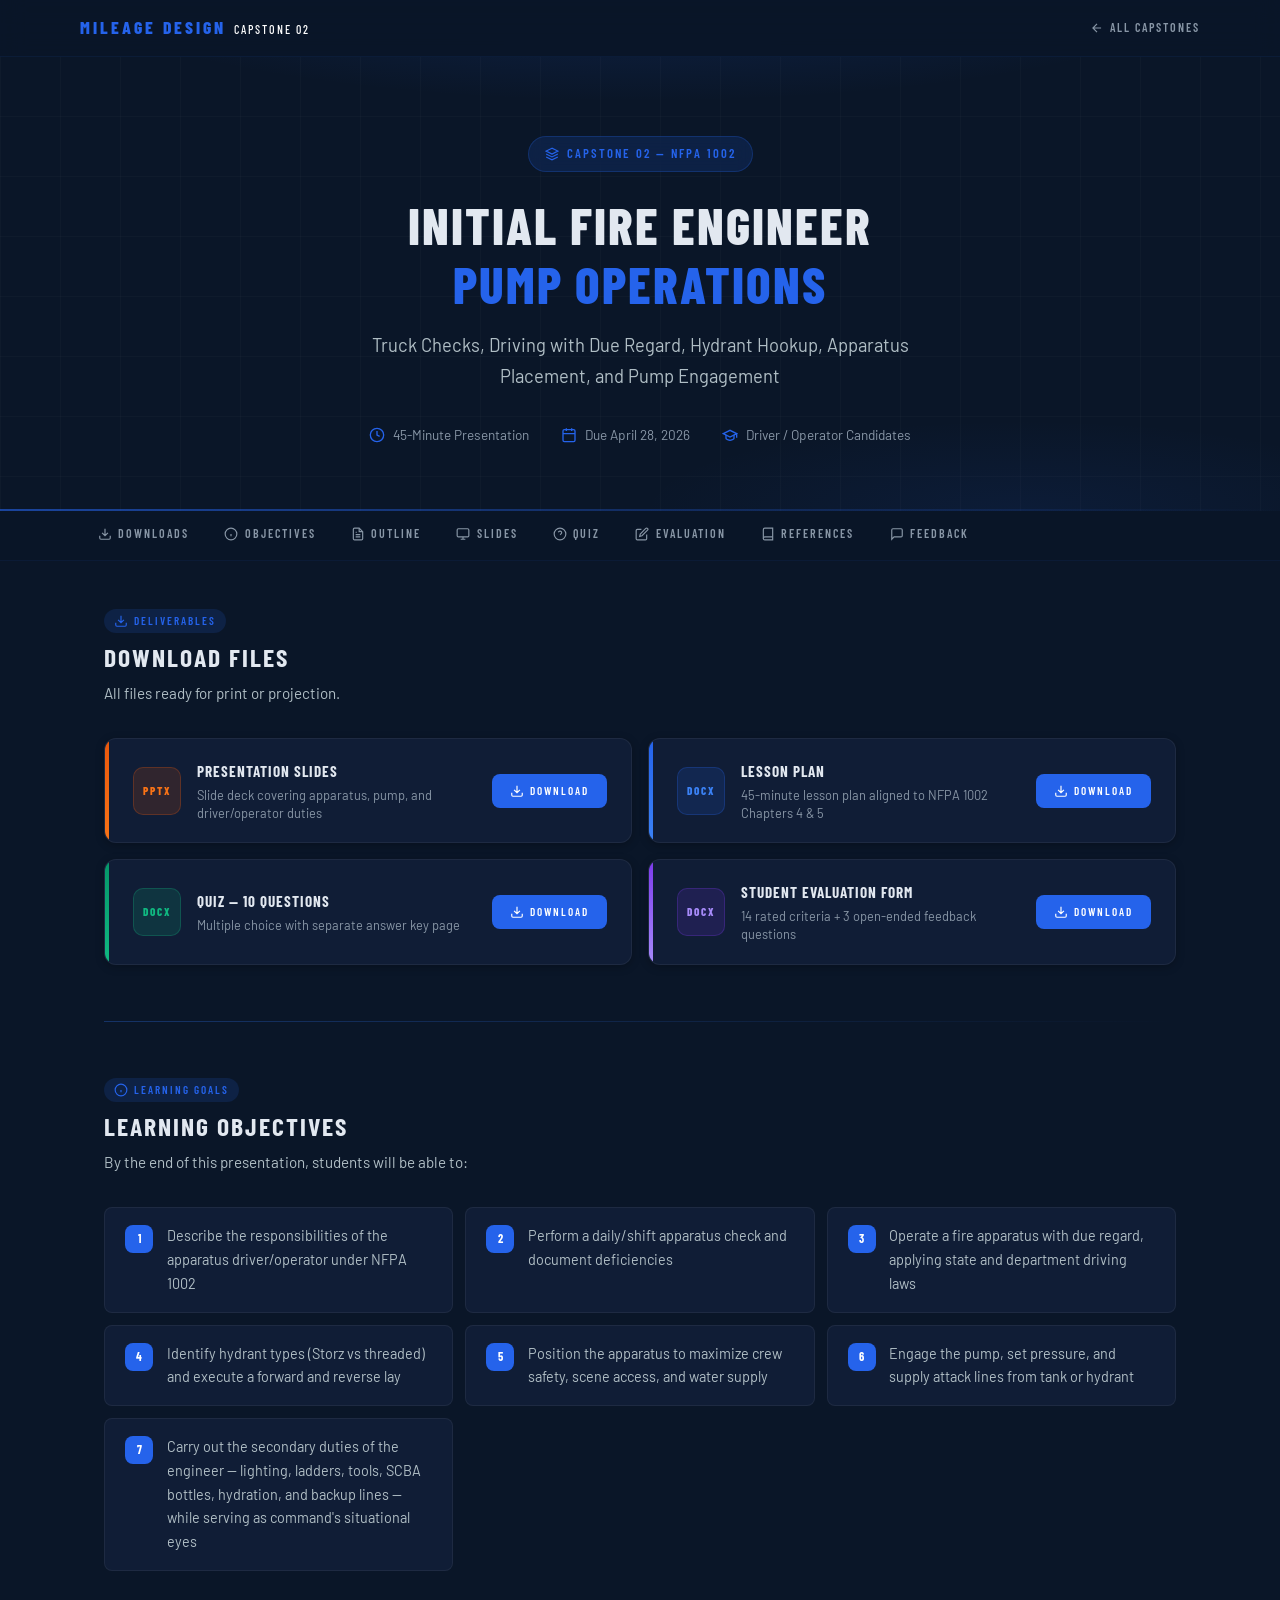
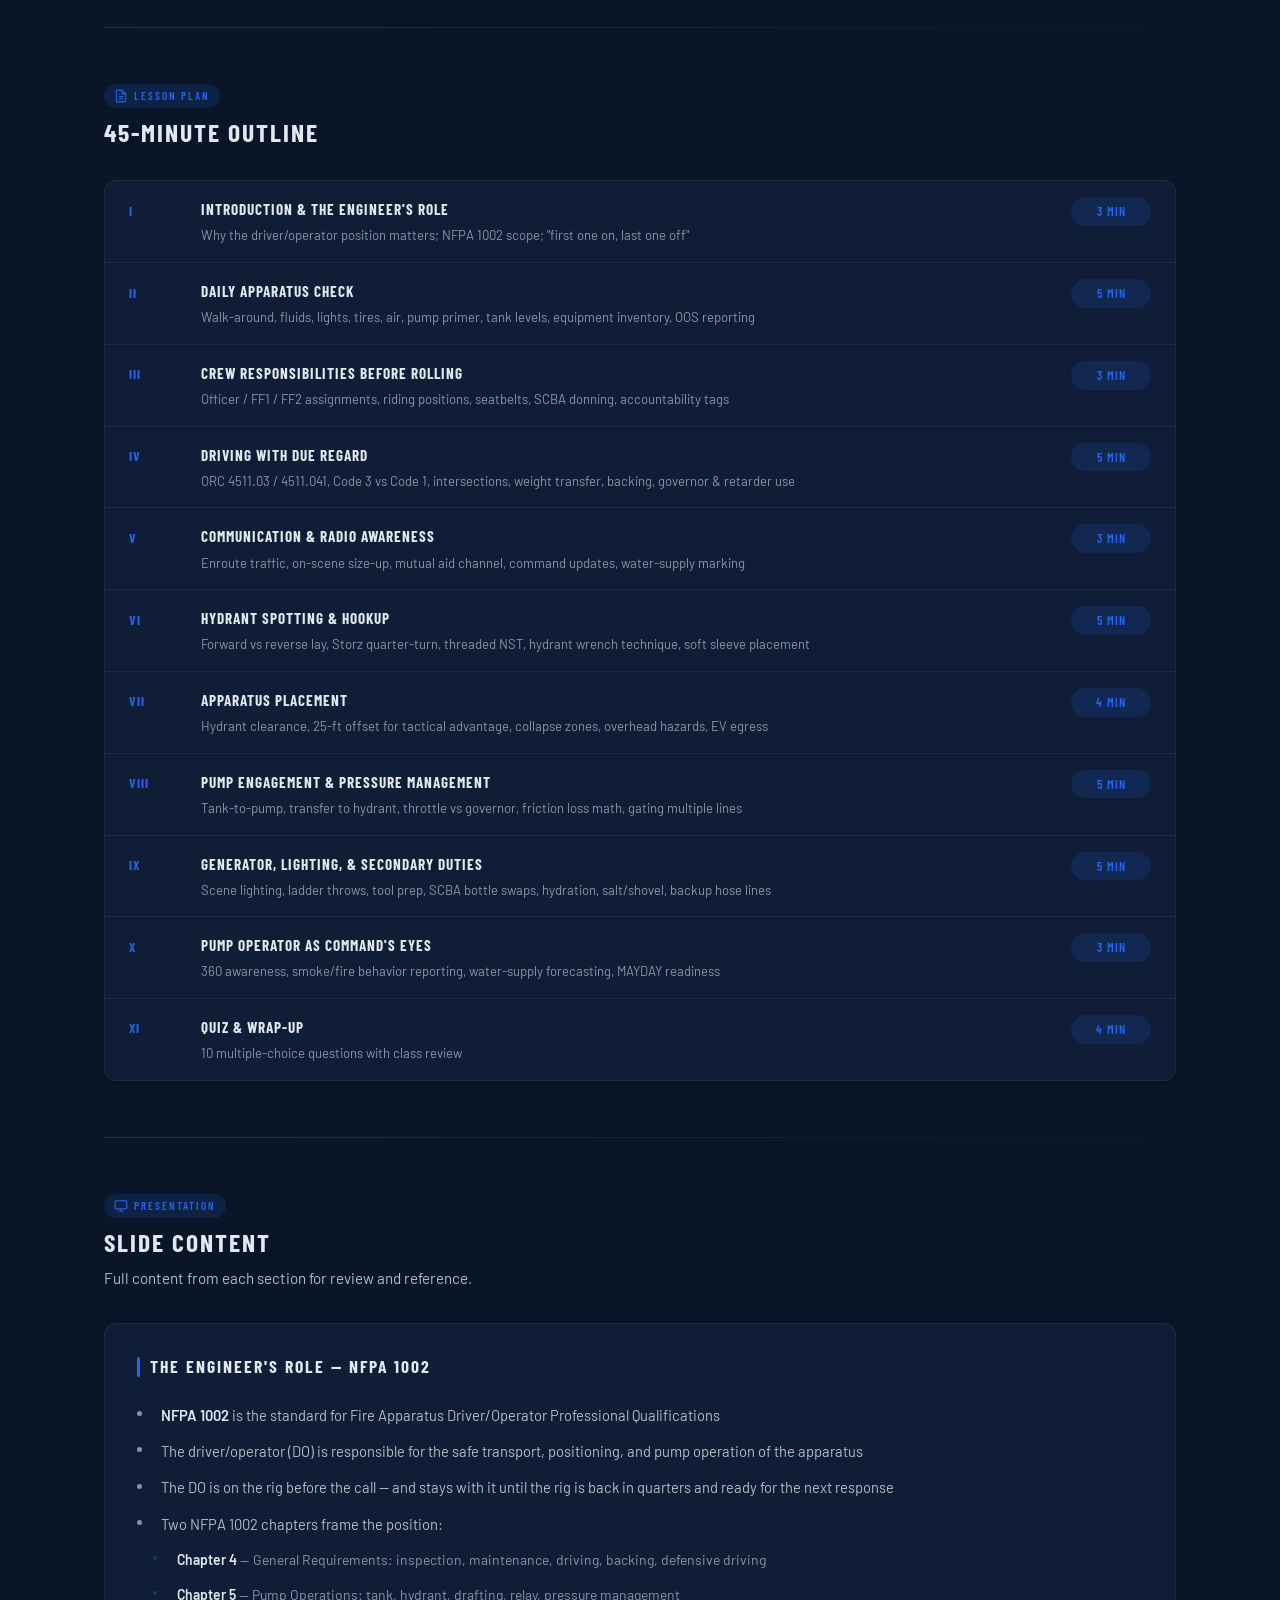
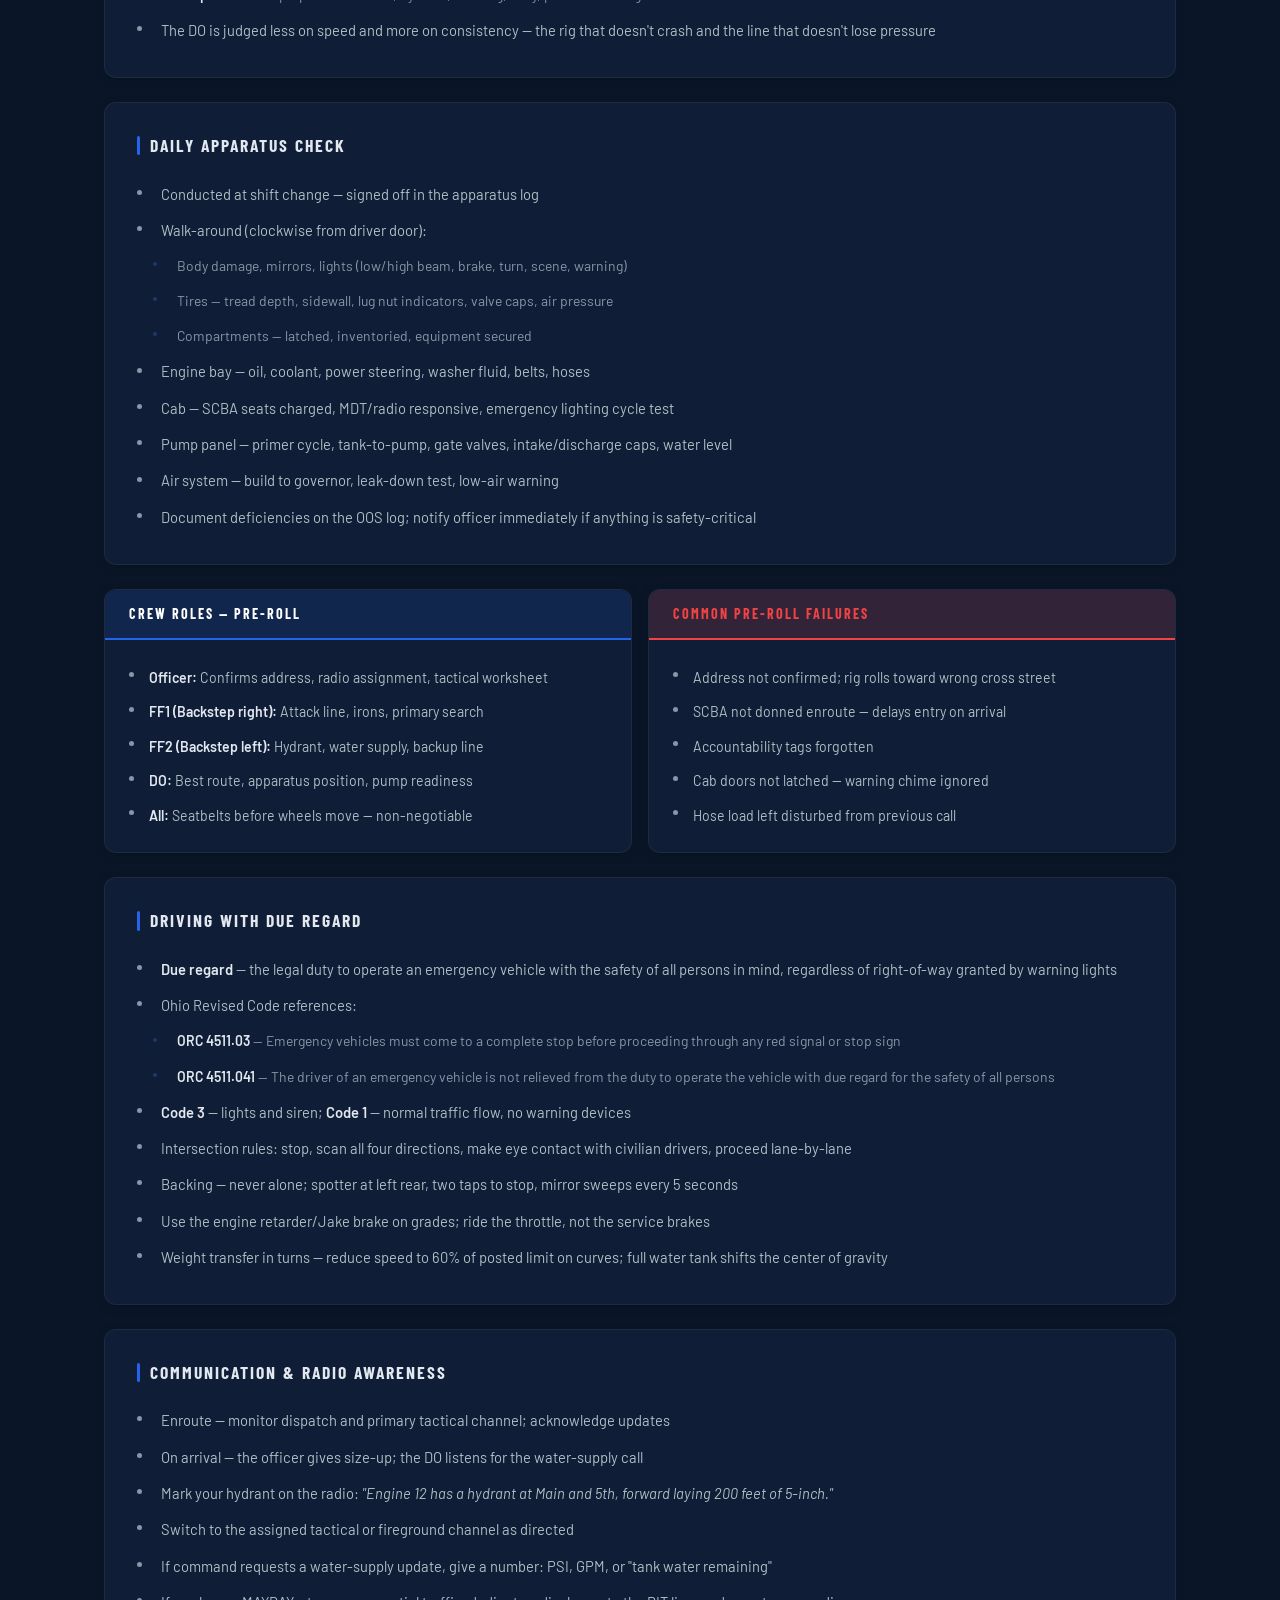
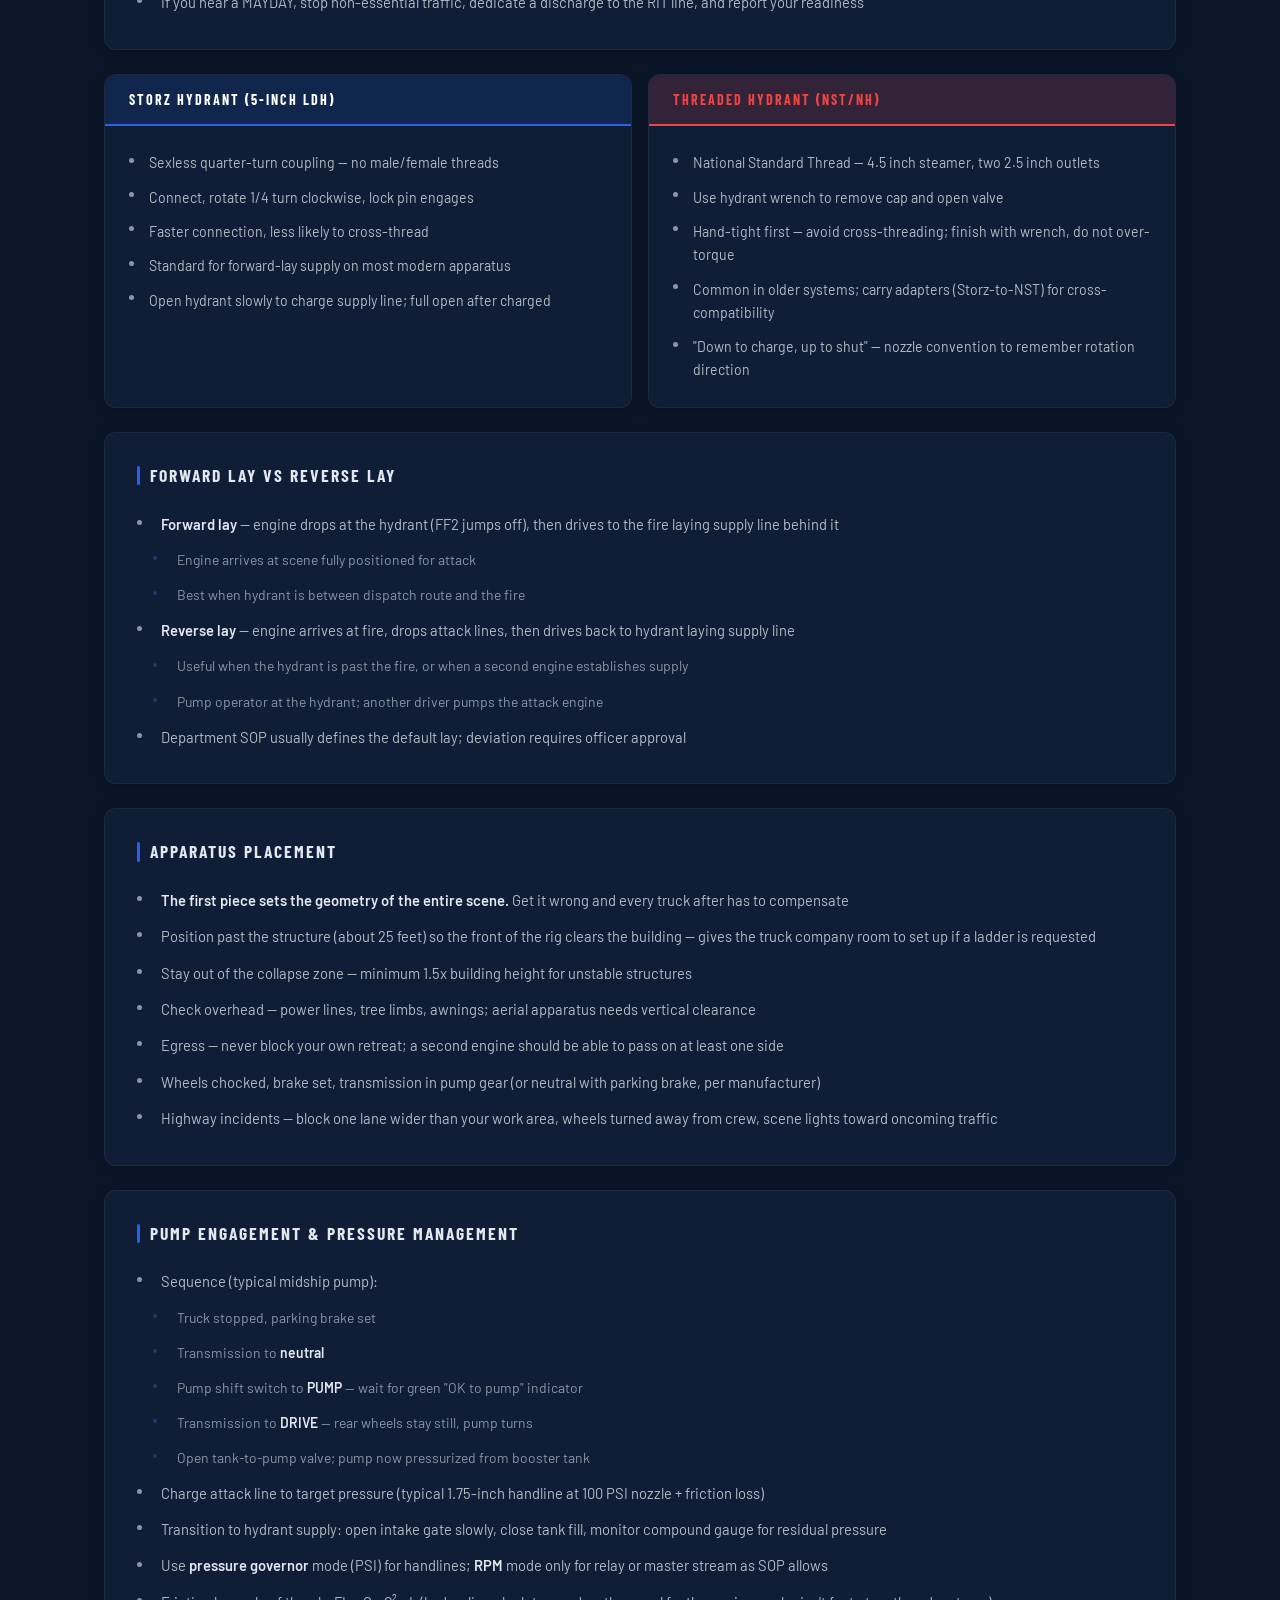
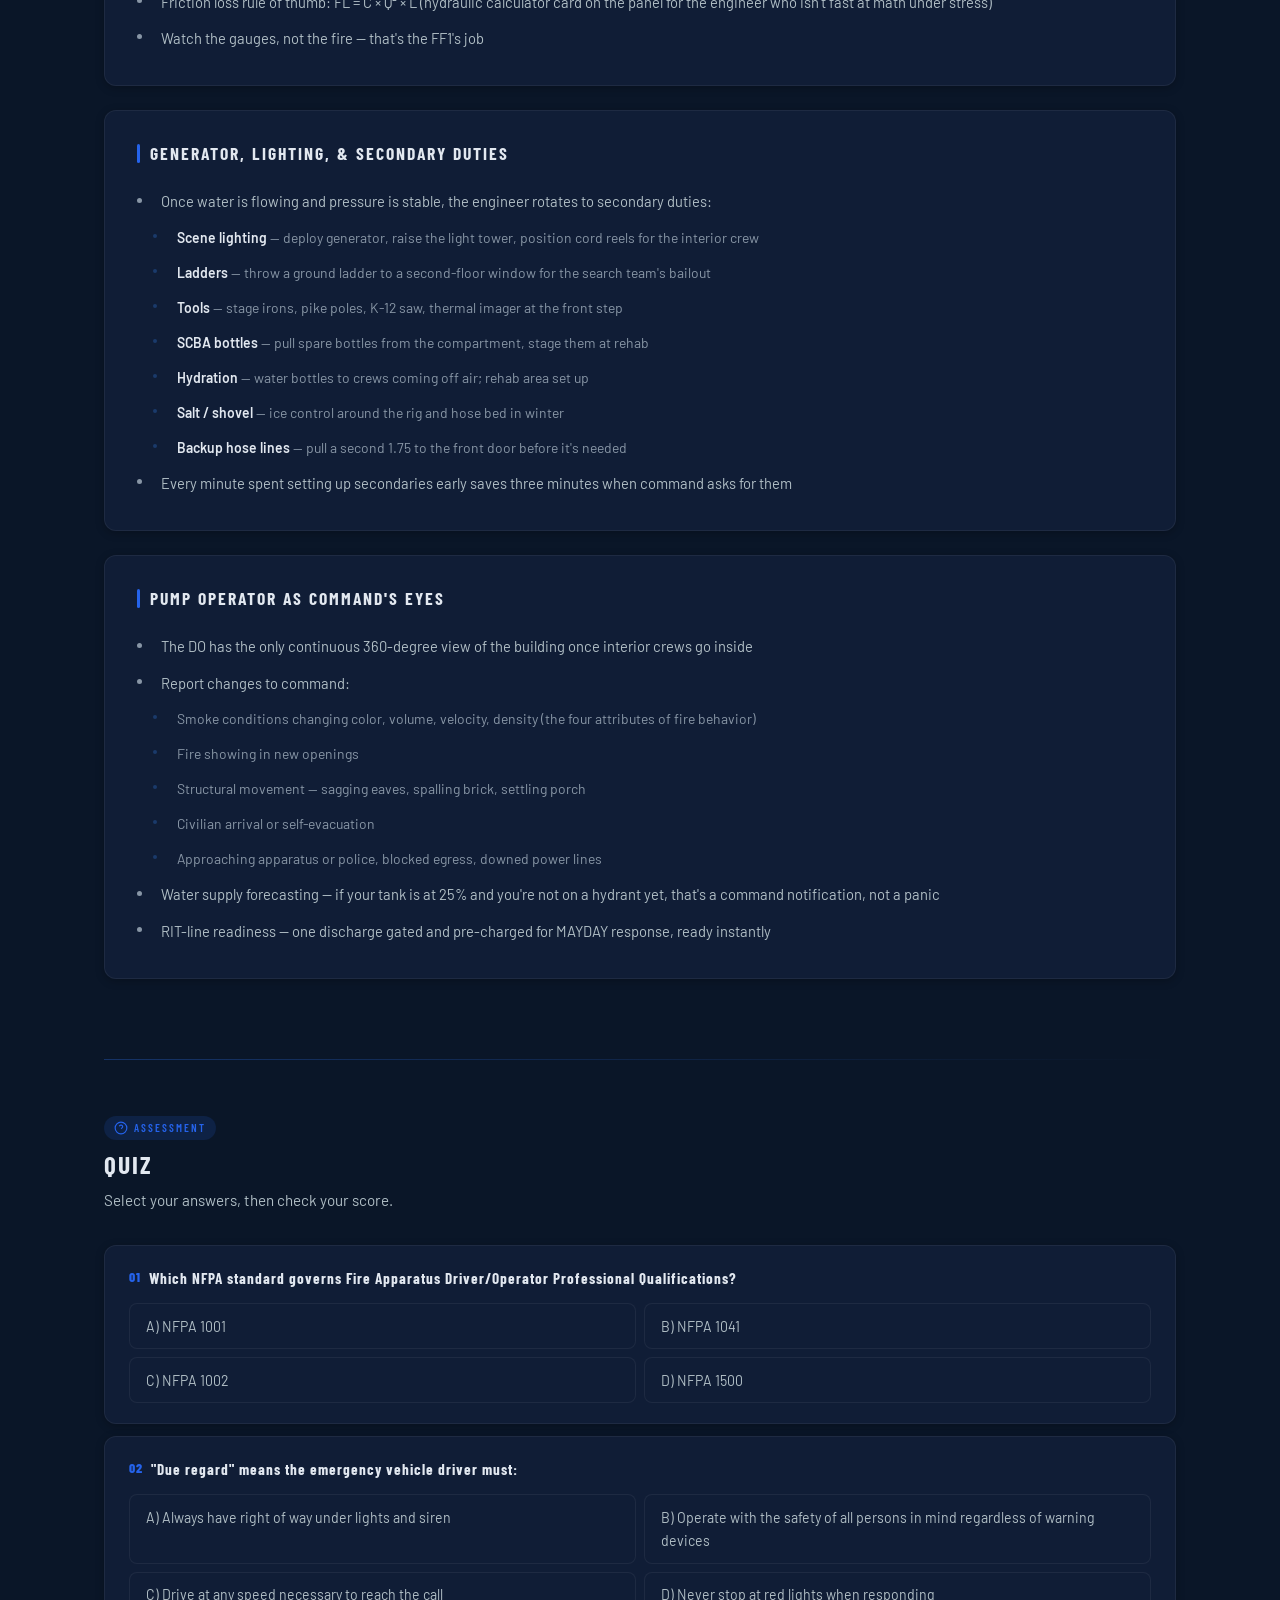
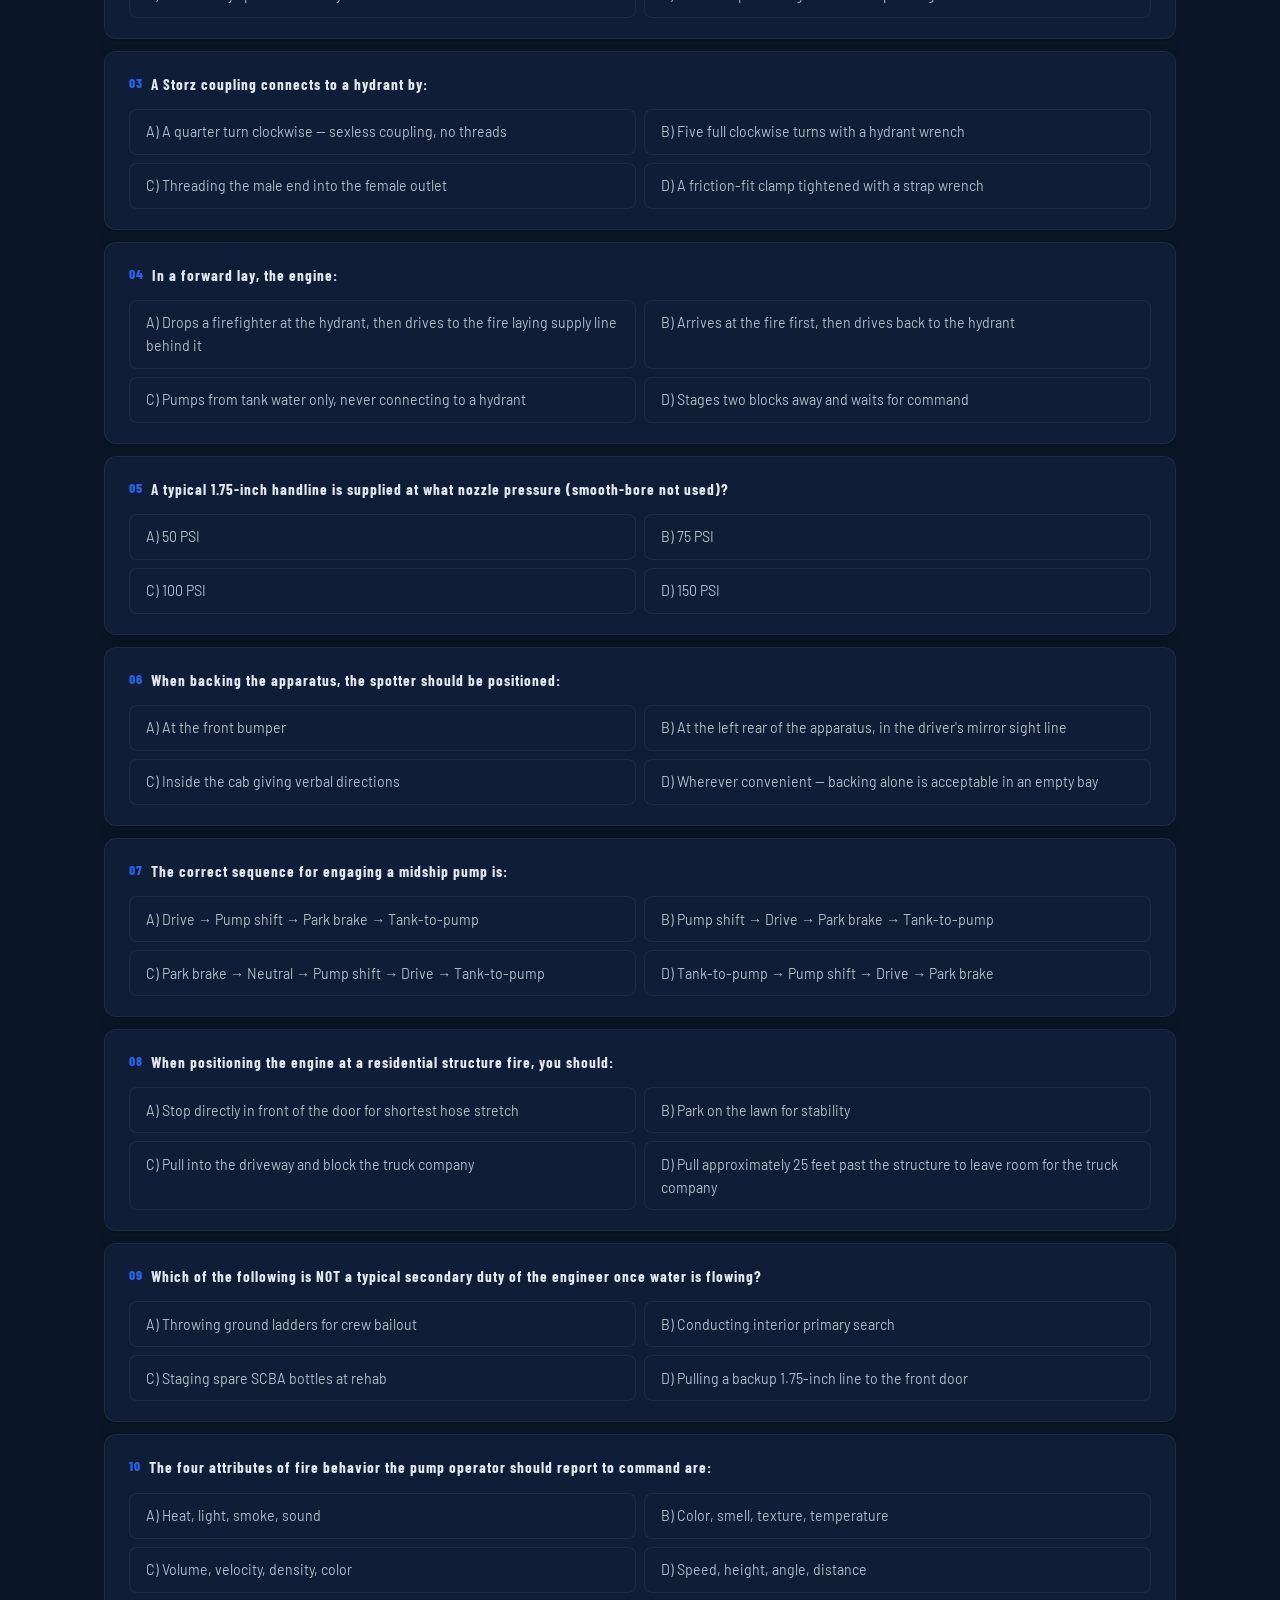
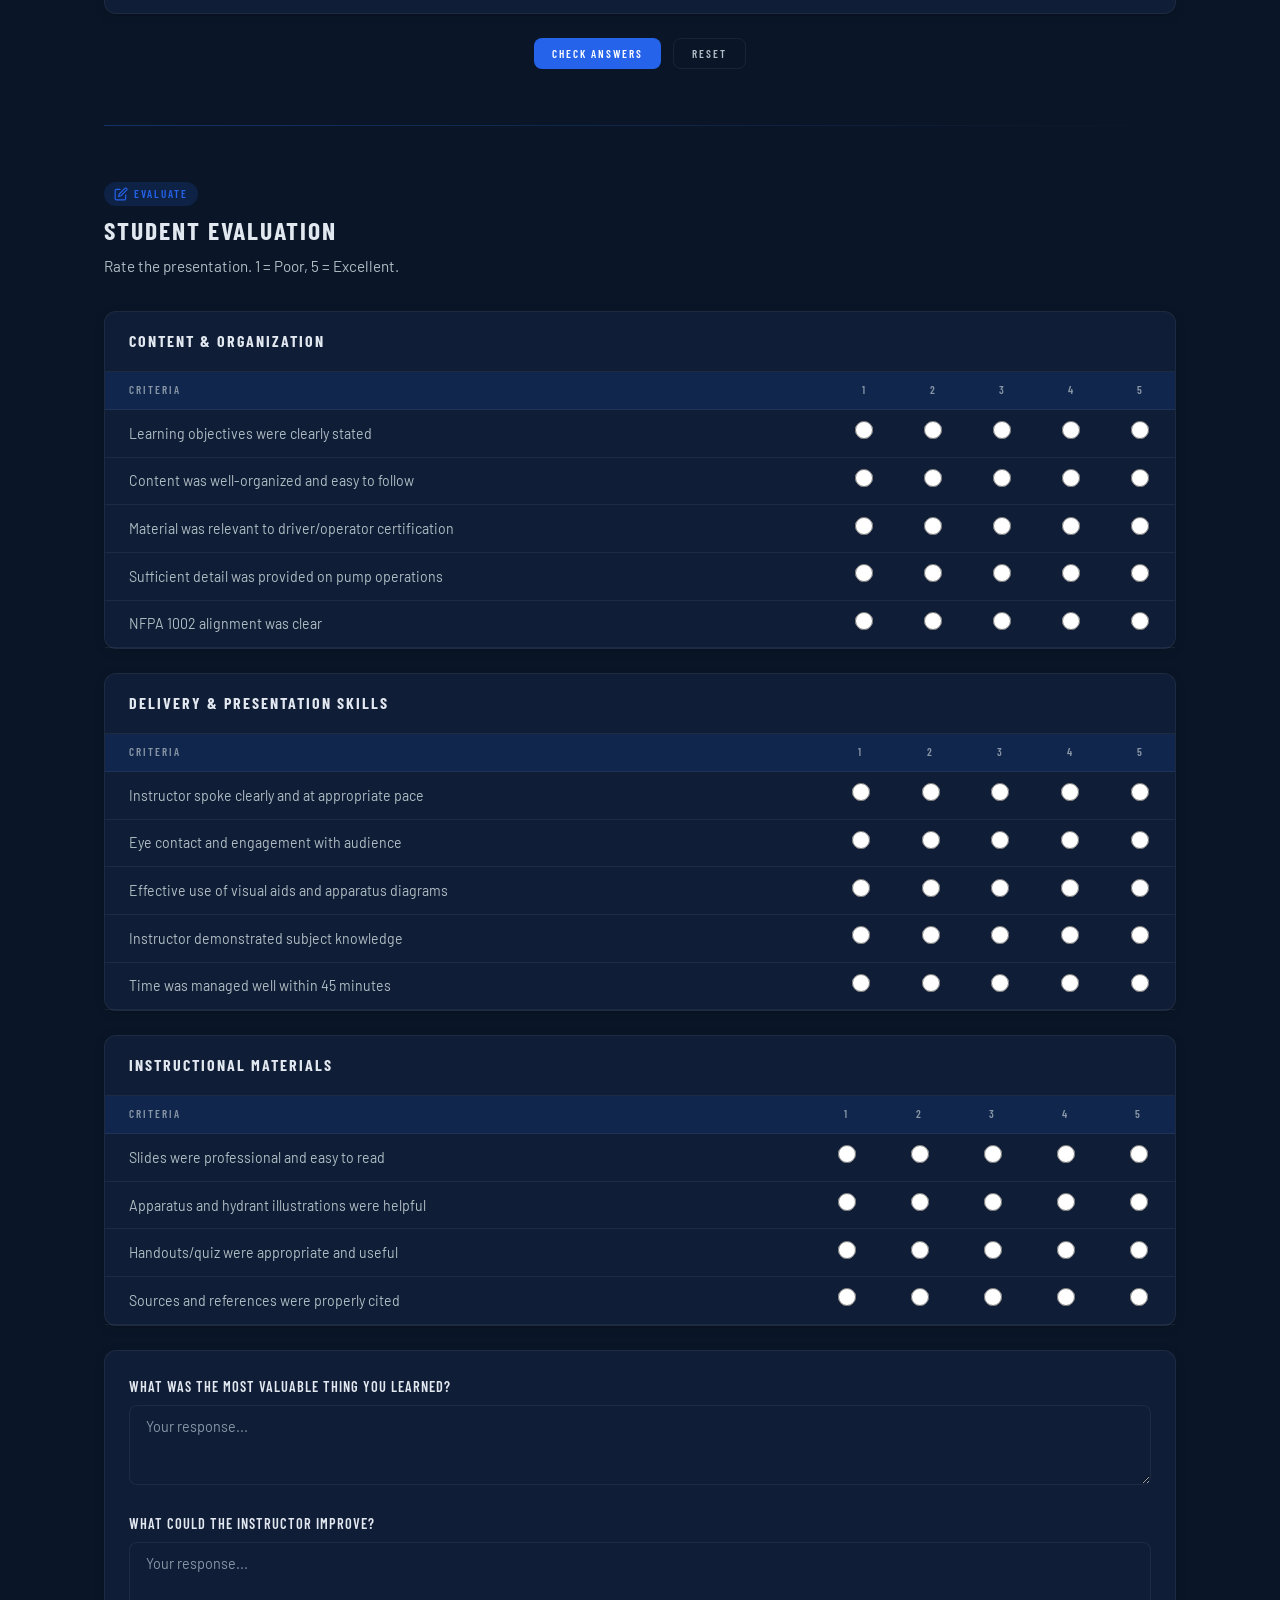
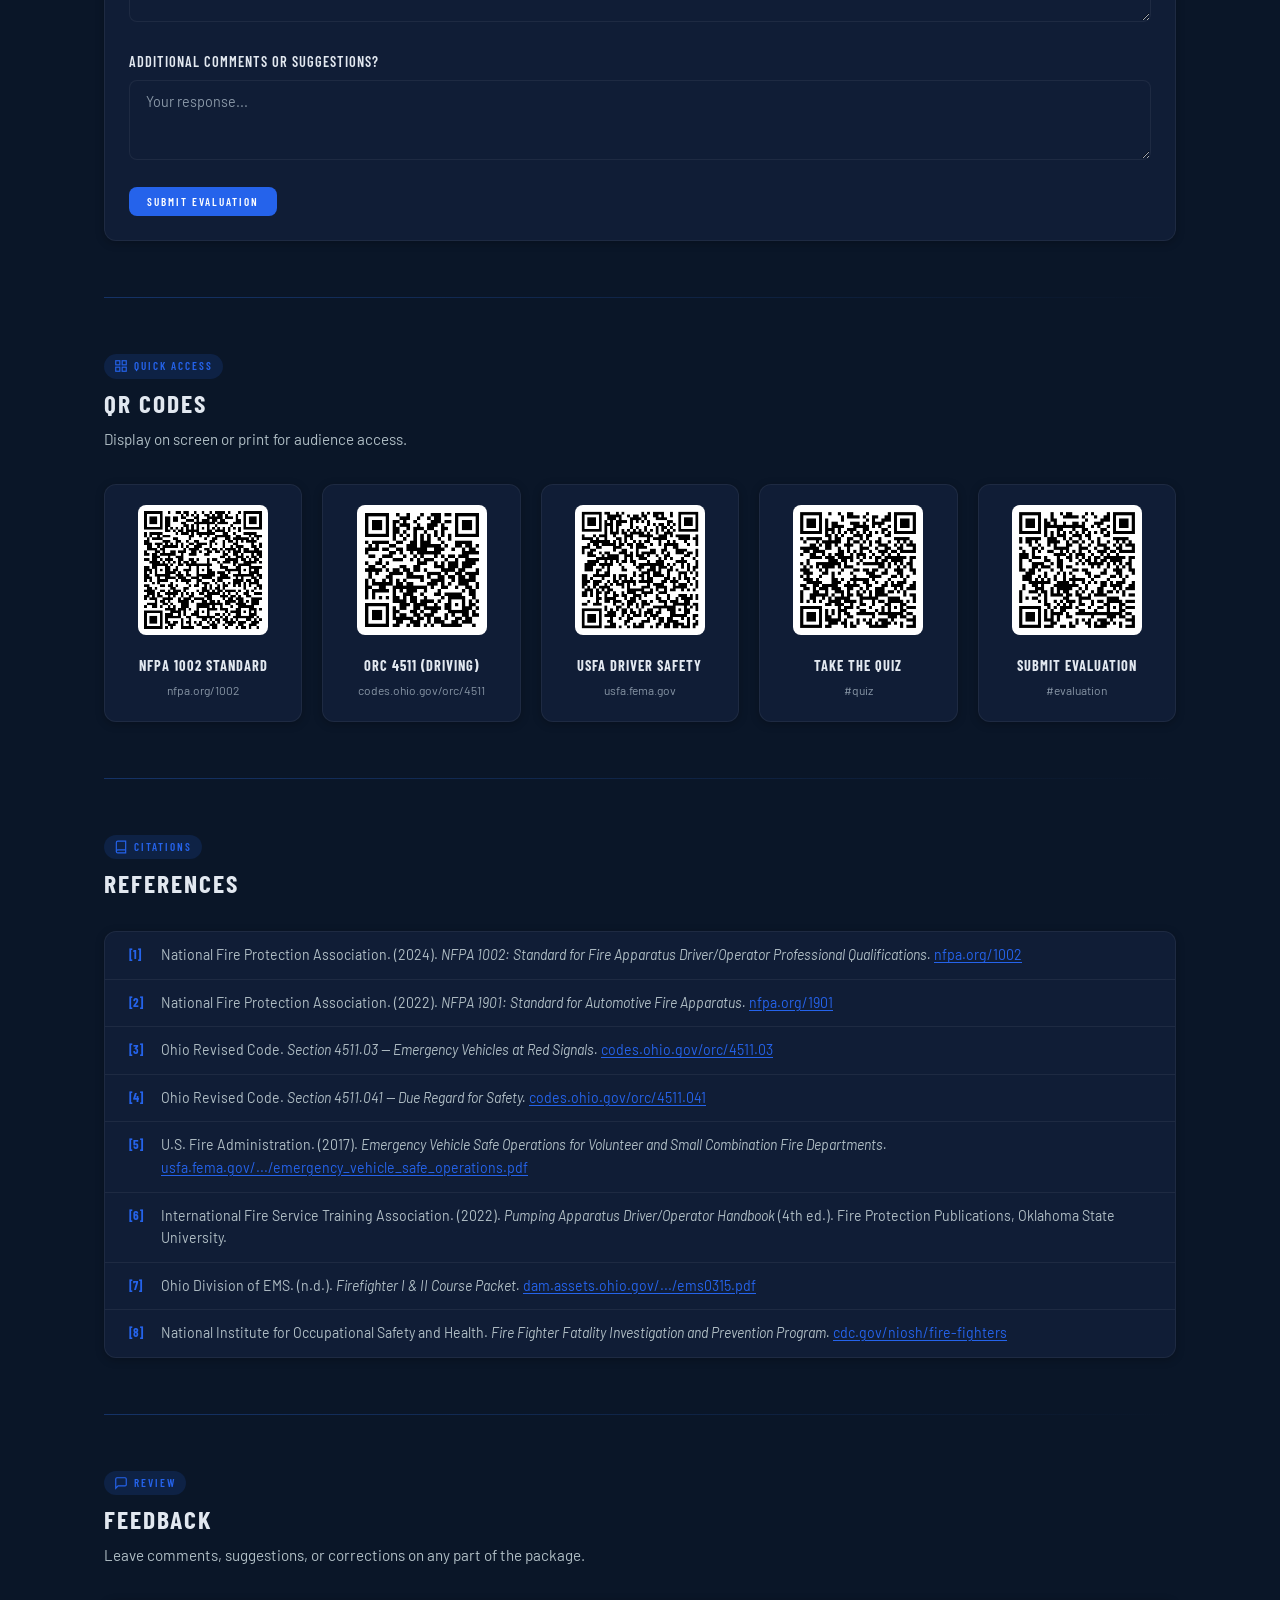
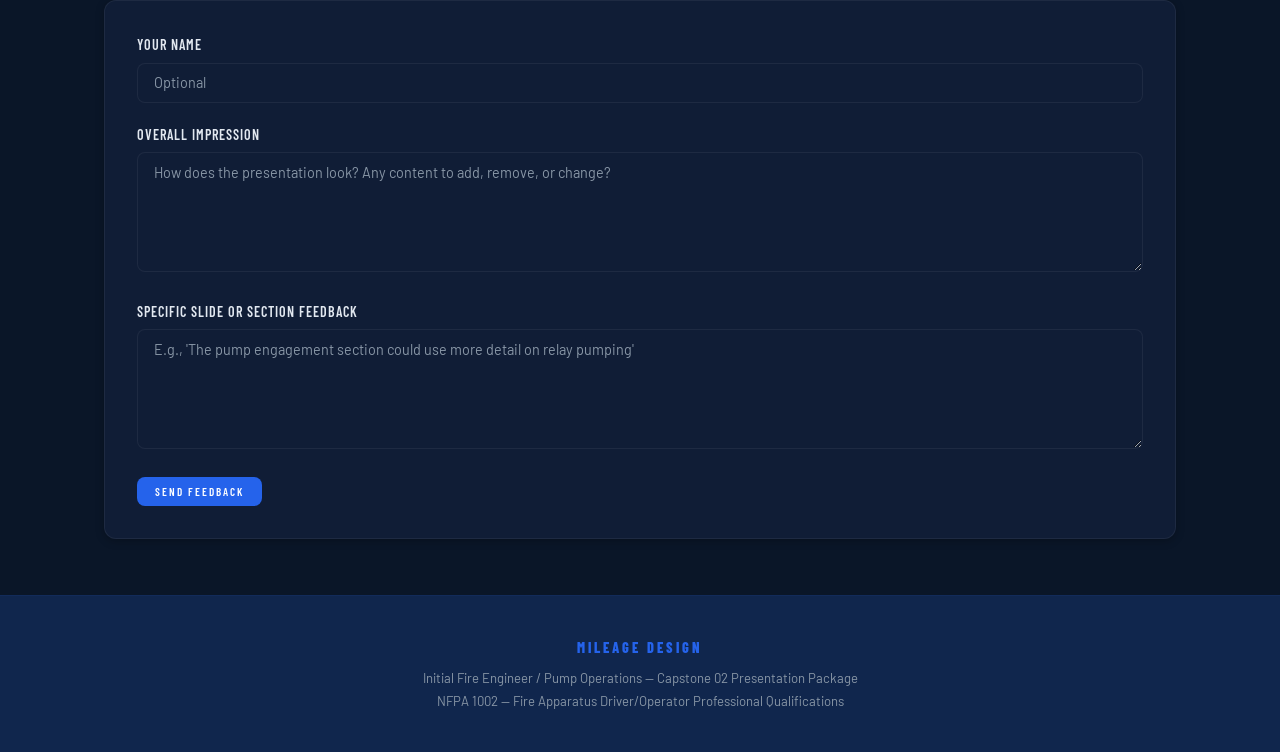
<file: capstone-2.html>
<!DOCTYPE html>
<html lang="en">
<head>
  <meta charset="UTF-8">
  <meta name="viewport" content="width=device-width, initial-scale=1.0">
  <title>Capstone 02 &mdash; Initial Fire Engineer / Pump Operations</title>
  <link rel="preconnect" href="https://fonts.googleapis.com">
  <link rel="preconnect" href="https://fonts.gstatic.com" crossorigin>
  <link href="https://fonts.googleapis.com/css2?family=Barlow+Condensed:wght@400;500;600;700;800&family=Barlow:wght@300;400;500;600;700&display=swap" rel="stylesheet">
  <link rel="stylesheet" href="shared/styles.css">
</head>
<body class="theme-orange">

<!-- ===== FIXED HEADER ===== -->
<header class="site-header">
  <div class="header-inner">
    <div class="logo">
      <span class="logo-brand">Mileage Design</span>
      <span class="logo-sub">Capstone 02</span>
    </div>
    <a href="index.html" class="header-back">
      <svg viewBox="0 0 24 24" fill="none" stroke="currentColor" stroke-width="2"><path d="M19 12H5M12 19l-7-7 7-7"/></svg>
      All Capstones
    </a>
  </div>
</header>

<!-- ===== HERO ===== -->
<div class="hero">
  <div class="hero-bg"></div>
  <div class="hero-grid"></div>
  <div class="hero-content">
    <div class="hero-badge">
      <svg viewBox="0 0 24 24" fill="none" stroke="currentColor" stroke-width="2" width="14" height="14"><path d="M12 2L2 7l10 5 10-5-10-5z"/><path d="M2 17l10 5 10-5"/><path d="M2 12l10 5 10-5"/></svg>
      Capstone 02 &mdash; NFPA 1002
    </div>
    <h1>Initial Fire Engineer<br><span>Pump Operations</span></h1>
    <p class="hero-sub">Truck Checks, Driving with Due Regard, Hydrant Hookup, Apparatus Placement, and Pump Engagement</p>
    <div class="hero-meta">
      <div class="hero-meta-item">
        <svg viewBox="0 0 24 24" fill="none" stroke="currentColor" stroke-width="2"><circle cx="12" cy="12" r="10"/><path d="M12 6v6l4 2"/></svg>
        45-Minute Presentation
      </div>
      <div class="hero-meta-item">
        <svg viewBox="0 0 24 24" fill="none" stroke="currentColor" stroke-width="2"><rect x="3" y="4" width="18" height="18" rx="2"/><path d="M16 2v4M8 2v4M3 10h18"/></svg>
        Due April 28, 2026
      </div>
      <div class="hero-meta-item">
        <svg viewBox="0 0 24 24" fill="none" stroke="currentColor" stroke-width="2"><path d="M22 10v6M2 10l10-5 10 5-10 5z"/><path d="M6 12v5c0 2 6 3 6 3s6-1 6-3v-5"/></svg>
        Driver / Operator Candidates
      </div>
    </div>
  </div>
  <div class="hero-accent"></div>
</div>

<!-- ===== NAV ===== -->
<nav class="nav">
  <div class="nav-inner">
    <a href="#downloads">
      <svg viewBox="0 0 24 24" fill="none" stroke="currentColor" stroke-width="2"><path d="M21 15v4a2 2 0 01-2 2H5a2 2 0 01-2-2v-4M7 10l5 5 5-5M12 15V3"/></svg>
      Downloads
    </a>
    <a href="#objectives">
      <svg viewBox="0 0 24 24" fill="none" stroke="currentColor" stroke-width="2"><circle cx="12" cy="12" r="10"/><path d="M12 16v-4M12 8h.01"/></svg>
      Objectives
    </a>
    <a href="#outline">
      <svg viewBox="0 0 24 24" fill="none" stroke="currentColor" stroke-width="2"><path d="M14 2H6a2 2 0 00-2 2v16a2 2 0 002 2h12a2 2 0 002-2V8z"/><path d="M14 2v6h6M16 13H8M16 17H8M10 9H8"/></svg>
      Outline
    </a>
    <a href="#content">
      <svg viewBox="0 0 24 24" fill="none" stroke="currentColor" stroke-width="2"><rect x="2" y="3" width="20" height="14" rx="2"/><path d="M8 21h8M12 17v4"/></svg>
      Slides
    </a>
    <a href="#quiz">
      <svg viewBox="0 0 24 24" fill="none" stroke="currentColor" stroke-width="2"><circle cx="12" cy="12" r="10"/><path d="M9.09 9a3 3 0 015.83 1c0 2-3 3-3 3M12 17h.01"/></svg>
      Quiz
    </a>
    <a href="#evaluation">
      <svg viewBox="0 0 24 24" fill="none" stroke="currentColor" stroke-width="2"><path d="M11 4H4a2 2 0 00-2 2v14a2 2 0 002 2h14a2 2 0 002-2v-7"/><path d="M18.5 2.5a2.121 2.121 0 013 3L12 15l-4 1 1-4 9.5-9.5z"/></svg>
      Evaluation
    </a>
    <a href="#references">
      <svg viewBox="0 0 24 24" fill="none" stroke="currentColor" stroke-width="2"><path d="M4 19.5A2.5 2.5 0 016.5 17H20"/><path d="M6.5 2H20v20H6.5A2.5 2.5 0 014 19.5v-15A2.5 2.5 0 016.5 2z"/></svg>
      References
    </a>
    <a href="#feedback">
      <svg viewBox="0 0 24 24" fill="none" stroke="currentColor" stroke-width="2"><path d="M21 15a2 2 0 01-2 2H7l-4 4V5a2 2 0 012-2h14a2 2 0 012 2z"/></svg>
      Feedback
    </a>
  </div>
</nav>

<div class="container">

<!-- ===== DOWNLOADS ===== -->
<section id="downloads" class="animate-in">
  <div class="section-header">
    <div class="section-label">
      <svg viewBox="0 0 24 24" fill="none" stroke="currentColor" stroke-width="2"><path d="M21 15v4a2 2 0 01-2 2H5a2 2 0 01-2-2v-4M7 10l5 5 5-5M12 15V3"/></svg>
      Deliverables
    </div>
    <h2 class="section-title">Download Files</h2>
    <p class="section-desc">All files ready for print or projection.</p>
  </div>
  <div class="dl-grid">
    <div class="card dl-card">
      <div class="dl-accent pptx"></div>
      <div class="dl-body">
        <div class="dl-icon pptx">PPTX</div>
        <div class="dl-info">
          <h3>Presentation Slides</h3>
          <p>Slide deck covering apparatus, pump, and driver/operator duties</p>
        </div>
        <a href="capstone-2/Initial-Fire-Engineer-Pump-Operations.pptx" class="dl-btn" download>
          <svg viewBox="0 0 24 24" fill="none" stroke="currentColor" stroke-width="2"><path d="M21 15v4a2 2 0 01-2 2H5a2 2 0 01-2-2v-4M7 10l5 5 5-5M12 15V3"/></svg>
          Download
        </a>
      </div>
    </div>
    <div class="card dl-card">
      <div class="dl-accent docx-blue"></div>
      <div class="dl-body">
        <div class="dl-icon docx-blue">DOCX</div>
        <div class="dl-info">
          <h3>Lesson Plan</h3>
          <p>45-minute lesson plan aligned to NFPA 1002 Chapters 4 &amp; 5</p>
        </div>
        <a href="capstone-2/Lesson-Plan.docx" class="dl-btn" download>
          <svg viewBox="0 0 24 24" fill="none" stroke="currentColor" stroke-width="2"><path d="M21 15v4a2 2 0 01-2 2H5a2 2 0 01-2-2v-4M7 10l5 5 5-5M12 15V3"/></svg>
          Download
        </a>
      </div>
    </div>
    <div class="card dl-card">
      <div class="dl-accent docx-green"></div>
      <div class="dl-body">
        <div class="dl-icon docx-green">DOCX</div>
        <div class="dl-info">
          <h3>Quiz &mdash; 10 Questions</h3>
          <p>Multiple choice with separate answer key page</p>
        </div>
        <a href="capstone-2/Quiz-10-Questions.docx" class="dl-btn" download>
          <svg viewBox="0 0 24 24" fill="none" stroke="currentColor" stroke-width="2"><path d="M21 15v4a2 2 0 01-2 2H5a2 2 0 01-2-2v-4M7 10l5 5 5-5M12 15V3"/></svg>
          Download
        </a>
      </div>
    </div>
    <div class="card dl-card">
      <div class="dl-accent docx-purple"></div>
      <div class="dl-body">
        <div class="dl-icon docx-purple">DOCX</div>
        <div class="dl-info">
          <h3>Student Evaluation Form</h3>
          <p>14 rated criteria + 3 open-ended feedback questions</p>
        </div>
        <a href="capstone-2/Student-Evaluation-Form.docx" class="dl-btn" download>
          <svg viewBox="0 0 24 24" fill="none" stroke="currentColor" stroke-width="2"><path d="M21 15v4a2 2 0 01-2 2H5a2 2 0 01-2-2v-4M7 10l5 5 5-5M12 15V3"/></svg>
          Download
        </a>
      </div>
    </div>
  </div>
</section>

<div class="divider"></div>

<!-- ===== LEARNING OBJECTIVES ===== -->
<section id="objectives" class="animate-in">
  <div class="section-header">
    <div class="section-label">
      <svg viewBox="0 0 24 24" fill="none" stroke="currentColor" stroke-width="2"><circle cx="12" cy="12" r="10"/><path d="M12 16v-4M12 8h.01"/></svg>
      Learning Goals
    </div>
    <h2 class="section-title">Learning Objectives</h2>
    <p class="section-desc">By the end of this presentation, students will be able to:</p>
  </div>
  <div class="obj-grid">
    <div class="obj-item"><div class="obj-num">1</div><p>Describe the responsibilities of the apparatus driver/operator under NFPA 1002</p></div>
    <div class="obj-item"><div class="obj-num">2</div><p>Perform a daily/shift apparatus check and document deficiencies</p></div>
    <div class="obj-item"><div class="obj-num">3</div><p>Operate a fire apparatus with due regard, applying state and department driving laws</p></div>
    <div class="obj-item"><div class="obj-num">4</div><p>Identify hydrant types (Storz vs threaded) and execute a forward and reverse lay</p></div>
    <div class="obj-item"><div class="obj-num">5</div><p>Position the apparatus to maximize crew safety, scene access, and water supply</p></div>
    <div class="obj-item"><div class="obj-num">6</div><p>Engage the pump, set pressure, and supply attack lines from tank or hydrant</p></div>
    <div class="obj-item"><div class="obj-num">7</div><p>Carry out the secondary duties of the engineer &mdash; lighting, ladders, tools, SCBA bottles, hydration, and backup lines &mdash; while serving as command's situational eyes</p></div>
  </div>
</section>

<div class="divider"></div>

<!-- ===== LESSON OUTLINE ===== -->
<section id="outline" class="animate-in">
  <div class="section-header">
    <div class="section-label">
      <svg viewBox="0 0 24 24" fill="none" stroke="currentColor" stroke-width="2"><path d="M14 2H6a2 2 0 00-2 2v16a2 2 0 002 2h12a2 2 0 002-2V8z"/><path d="M14 2v6h6M16 13H8M16 17H8M10 9H8"/></svg>
      Lesson Plan
    </div>
    <h2 class="section-title">45-Minute Outline</h2>
  </div>
  <div class="card outline-card">
    <div class="outline-row"><div class="outline-num">I</div><div class="outline-section"><h4>Introduction &amp; The Engineer's Role</h4><p>Why the driver/operator position matters; NFPA 1002 scope; "first one on, last one off"</p></div><div class="outline-time">3 min</div></div>
    <div class="outline-row"><div class="outline-num">II</div><div class="outline-section"><h4>Daily Apparatus Check</h4><p>Walk-around, fluids, lights, tires, air, pump primer, tank levels, equipment inventory, OOS reporting</p></div><div class="outline-time">5 min</div></div>
    <div class="outline-row"><div class="outline-num">III</div><div class="outline-section"><h4>Crew Responsibilities Before Rolling</h4><p>Officer / FF1 / FF2 assignments, riding positions, seatbelts, SCBA donning, accountability tags</p></div><div class="outline-time">3 min</div></div>
    <div class="outline-row"><div class="outline-num">IV</div><div class="outline-section"><h4>Driving with Due Regard</h4><p>ORC 4511.03 / 4511.041, Code 3 vs Code 1, intersections, weight transfer, backing, governor &amp; retarder use</p></div><div class="outline-time">5 min</div></div>
    <div class="outline-row"><div class="outline-num">V</div><div class="outline-section"><h4>Communication &amp; Radio Awareness</h4><p>Enroute traffic, on-scene size-up, mutual aid channel, command updates, water-supply marking</p></div><div class="outline-time">3 min</div></div>
    <div class="outline-row"><div class="outline-num">VI</div><div class="outline-section"><h4>Hydrant Spotting &amp; Hookup</h4><p>Forward vs reverse lay, Storz quarter-turn, threaded NST, hydrant wrench technique, soft sleeve placement</p></div><div class="outline-time">5 min</div></div>
    <div class="outline-row"><div class="outline-num">VII</div><div class="outline-section"><h4>Apparatus Placement</h4><p>Hydrant clearance, 25-ft offset for tactical advantage, collapse zones, overhead hazards, EV egress</p></div><div class="outline-time">4 min</div></div>
    <div class="outline-row"><div class="outline-num">VIII</div><div class="outline-section"><h4>Pump Engagement &amp; Pressure Management</h4><p>Tank-to-pump, transfer to hydrant, throttle vs governor, friction loss math, gating multiple lines</p></div><div class="outline-time">5 min</div></div>
    <div class="outline-row"><div class="outline-num">IX</div><div class="outline-section"><h4>Generator, Lighting, &amp; Secondary Duties</h4><p>Scene lighting, ladder throws, tool prep, SCBA bottle swaps, hydration, salt/shovel, backup hose lines</p></div><div class="outline-time">5 min</div></div>
    <div class="outline-row"><div class="outline-num">X</div><div class="outline-section"><h4>Pump Operator as Command's Eyes</h4><p>360 awareness, smoke/fire behavior reporting, water-supply forecasting, MAYDAY readiness</p></div><div class="outline-time">3 min</div></div>
    <div class="outline-row"><div class="outline-num">XI</div><div class="outline-section"><h4>Quiz &amp; Wrap-Up</h4><p>10 multiple-choice questions with class review</p></div><div class="outline-time">4 min</div></div>
  </div>
</section>

<div class="divider"></div>

<!-- ===== SLIDE CONTENT ===== -->
<section id="content" class="animate-in">
  <div class="section-header">
    <div class="section-label">
      <svg viewBox="0 0 24 24" fill="none" stroke="currentColor" stroke-width="2"><rect x="2" y="3" width="20" height="14" rx="2"/><path d="M8 21h8M12 17v4"/></svg>
      Presentation
    </div>
    <h2 class="section-title">Slide Content</h2>
    <p class="section-desc">Full content from each section for review and reference.</p>
  </div>

  <div class="content-block card">
    <div class="card-body">
      <h3>The Engineer's Role &mdash; NFPA 1002</h3>
      <ul>
        <li><strong>NFPA 1002</strong> is the standard for Fire Apparatus Driver/Operator Professional Qualifications</li>
        <li>The driver/operator (DO) is responsible for the safe transport, positioning, and pump operation of the apparatus</li>
        <li>The DO is on the rig before the call &mdash; and stays with it until the rig is back in quarters and ready for the next response</li>
        <li>Two NFPA 1002 chapters frame the position:</li>
      </ul>
      <ul class="sub-list">
        <li><strong>Chapter 4</strong> &mdash; General Requirements: inspection, maintenance, driving, backing, defensive driving</li>
        <li><strong>Chapter 5</strong> &mdash; Pump Operations: tank, hydrant, drafting, relay, pressure management</li>
      </ul>
      <ul>
        <li>The DO is judged less on speed and more on consistency &mdash; the rig that doesn't crash and the line that doesn't lose pressure</li>
      </ul>
    </div>
  </div>

  <div class="content-block card">
    <div class="card-body">
      <h3>Daily Apparatus Check</h3>
      <ul>
        <li>Conducted at shift change &mdash; signed off in the apparatus log</li>
        <li>Walk-around (clockwise from driver door):</li>
      </ul>
      <ul class="sub-list">
        <li>Body damage, mirrors, lights (low/high beam, brake, turn, scene, warning)</li>
        <li>Tires &mdash; tread depth, sidewall, lug nut indicators, valve caps, air pressure</li>
        <li>Compartments &mdash; latched, inventoried, equipment secured</li>
      </ul>
      <ul>
        <li>Engine bay &mdash; oil, coolant, power steering, washer fluid, belts, hoses</li>
        <li>Cab &mdash; SCBA seats charged, MDT/radio responsive, emergency lighting cycle test</li>
        <li>Pump panel &mdash; primer cycle, tank-to-pump, gate valves, intake/discharge caps, water level</li>
        <li>Air system &mdash; build to governor, leak-down test, low-air warning</li>
        <li>Document deficiencies on the OOS log; notify officer immediately if anything is safety-critical</li>
      </ul>
    </div>
  </div>

  <div class="two-col">
    <div class="card col-card">
      <div class="col-header navy">Crew Roles &mdash; Pre-Roll</div>
      <div class="col-body">
        <ul>
          <li><strong>Officer:</strong> Confirms address, radio assignment, tactical worksheet</li>
          <li><strong>FF1 (Backstep right):</strong> Attack line, irons, primary search</li>
          <li><strong>FF2 (Backstep left):</strong> Hydrant, water supply, backup line</li>
          <li><strong>DO:</strong> Best route, apparatus position, pump readiness</li>
          <li><strong>All:</strong> Seatbelts before wheels move &mdash; non-negotiable</li>
        </ul>
      </div>
    </div>
    <div class="card col-card">
      <div class="col-header red">Common Pre-Roll Failures</div>
      <div class="col-body">
        <ul>
          <li>Address not confirmed; rig rolls toward wrong cross street</li>
          <li>SCBA not donned enroute &mdash; delays entry on arrival</li>
          <li>Accountability tags forgotten</li>
          <li>Cab doors not latched &mdash; warning chime ignored</li>
          <li>Hose load left disturbed from previous call</li>
        </ul>
      </div>
    </div>
  </div>

  <div class="content-block card">
    <div class="card-body">
      <h3>Driving with Due Regard</h3>
      <ul>
        <li><strong>Due regard</strong> &mdash; the legal duty to operate an emergency vehicle with the safety of all persons in mind, regardless of right-of-way granted by warning lights</li>
        <li>Ohio Revised Code references:</li>
      </ul>
      <ul class="sub-list">
        <li><strong>ORC 4511.03</strong> &mdash; Emergency vehicles must come to a complete stop before proceeding through any red signal or stop sign</li>
        <li><strong>ORC 4511.041</strong> &mdash; The driver of an emergency vehicle is not relieved from the duty to operate the vehicle with due regard for the safety of all persons</li>
      </ul>
      <ul>
        <li><strong>Code 3</strong> &mdash; lights and siren; <strong>Code 1</strong> &mdash; normal traffic flow, no warning devices</li>
        <li>Intersection rules: stop, scan all four directions, make eye contact with civilian drivers, proceed lane-by-lane</li>
        <li>Backing &mdash; never alone; spotter at left rear, two taps to stop, mirror sweeps every 5 seconds</li>
        <li>Use the engine retarder/Jake brake on grades; ride the throttle, not the service brakes</li>
        <li>Weight transfer in turns &mdash; reduce speed to 60% of posted limit on curves; full water tank shifts the center of gravity</li>
      </ul>
    </div>
  </div>

  <div class="content-block card">
    <div class="card-body">
      <h3>Communication &amp; Radio Awareness</h3>
      <ul>
        <li>Enroute &mdash; monitor dispatch and primary tactical channel; acknowledge updates</li>
        <li>On arrival &mdash; the officer gives size-up; the DO listens for the water-supply call</li>
        <li>Mark your hydrant on the radio: <em>"Engine 12 has a hydrant at Main and 5th, forward laying 200 feet of 5-inch."</em></li>
        <li>Switch to the assigned tactical or fireground channel as directed</li>
        <li>If command requests a water-supply update, give a number: PSI, GPM, or "tank water remaining"</li>
        <li>If you hear a MAYDAY, stop non-essential traffic, dedicate a discharge to the RIT line, and report your readiness</li>
      </ul>
    </div>
  </div>

  <div class="two-col">
    <div class="card col-card">
      <div class="col-header navy">Storz Hydrant (5-inch LDH)</div>
      <div class="col-body">
        <ul>
          <li>Sexless quarter-turn coupling &mdash; no male/female threads</li>
          <li>Connect, rotate 1/4 turn clockwise, lock pin engages</li>
          <li>Faster connection, less likely to cross-thread</li>
          <li>Standard for forward-lay supply on most modern apparatus</li>
          <li>Open hydrant slowly to charge supply line; full open after charged</li>
        </ul>
      </div>
    </div>
    <div class="card col-card">
      <div class="col-header red">Threaded Hydrant (NST/NH)</div>
      <div class="col-body">
        <ul>
          <li>National Standard Thread &mdash; 4.5 inch steamer, two 2.5 inch outlets</li>
          <li>Use hydrant wrench to remove cap and open valve</li>
          <li>Hand-tight first &mdash; avoid cross-threading; finish with wrench, do not over-torque</li>
          <li>Common in older systems; carry adapters (Storz-to-NST) for cross-compatibility</li>
          <li>"Down to charge, up to shut" &mdash; nozzle convention to remember rotation direction</li>
        </ul>
      </div>
    </div>
  </div>

  <div class="content-block card">
    <div class="card-body">
      <h3>Forward Lay vs Reverse Lay</h3>
      <ul>
        <li><strong>Forward lay</strong> &mdash; engine drops at the hydrant (FF2 jumps off), then drives to the fire laying supply line behind it</li>
      </ul>
      <ul class="sub-list">
        <li>Engine arrives at scene fully positioned for attack</li>
        <li>Best when hydrant is between dispatch route and the fire</li>
      </ul>
      <ul>
        <li><strong>Reverse lay</strong> &mdash; engine arrives at fire, drops attack lines, then drives back to hydrant laying supply line</li>
      </ul>
      <ul class="sub-list">
        <li>Useful when the hydrant is past the fire, or when a second engine establishes supply</li>
        <li>Pump operator at the hydrant; another driver pumps the attack engine</li>
      </ul>
      <ul>
        <li>Department SOP usually defines the default lay; deviation requires officer approval</li>
      </ul>
    </div>
  </div>

  <div class="content-block card">
    <div class="card-body">
      <h3>Apparatus Placement</h3>
      <ul>
        <li><strong>The first piece sets the geometry of the entire scene.</strong> Get it wrong and every truck after has to compensate</li>
        <li>Position past the structure (about 25 feet) so the front of the rig clears the building &mdash; gives the truck company room to set up if a ladder is requested</li>
        <li>Stay out of the collapse zone &mdash; minimum 1.5x building height for unstable structures</li>
        <li>Check overhead &mdash; power lines, tree limbs, awnings; aerial apparatus needs vertical clearance</li>
        <li>Egress &mdash; never block your own retreat; a second engine should be able to pass on at least one side</li>
        <li>Wheels chocked, brake set, transmission in pump gear (or neutral with parking brake, per manufacturer)</li>
        <li>Highway incidents &mdash; block one lane wider than your work area, wheels turned away from crew, scene lights toward oncoming traffic</li>
      </ul>
    </div>
  </div>

  <div class="content-block card">
    <div class="card-body">
      <h3>Pump Engagement &amp; Pressure Management</h3>
      <ul>
        <li>Sequence (typical midship pump):</li>
      </ul>
      <ul class="sub-list">
        <li>Truck stopped, parking brake set</li>
        <li>Transmission to <strong>neutral</strong></li>
        <li>Pump shift switch to <strong>PUMP</strong> &mdash; wait for green "OK to pump" indicator</li>
        <li>Transmission to <strong>DRIVE</strong> &mdash; rear wheels stay still, pump turns</li>
        <li>Open tank-to-pump valve; pump now pressurized from booster tank</li>
      </ul>
      <ul>
        <li>Charge attack line to target pressure (typical 1.75-inch handline at 100 PSI nozzle + friction loss)</li>
        <li>Transition to hydrant supply: open intake gate slowly, close tank fill, monitor compound gauge for residual pressure</li>
        <li>Use <strong>pressure governor</strong> mode (PSI) for handlines; <strong>RPM</strong> mode only for relay or master stream as SOP allows</li>
        <li>Friction loss rule of thumb: FL = C &times; Q&sup2; &times; L (hydraulic calculator card on the panel for the engineer who isn't fast at math under stress)</li>
        <li>Watch the gauges, not the fire &mdash; that's the FF1's job</li>
      </ul>
    </div>
  </div>

  <div class="content-block card">
    <div class="card-body">
      <h3>Generator, Lighting, &amp; Secondary Duties</h3>
      <ul>
        <li>Once water is flowing and pressure is stable, the engineer rotates to secondary duties:</li>
      </ul>
      <ul class="sub-list">
        <li><strong>Scene lighting</strong> &mdash; deploy generator, raise the light tower, position cord reels for the interior crew</li>
        <li><strong>Ladders</strong> &mdash; throw a ground ladder to a second-floor window for the search team's bailout</li>
        <li><strong>Tools</strong> &mdash; stage irons, pike poles, K-12 saw, thermal imager at the front step</li>
        <li><strong>SCBA bottles</strong> &mdash; pull spare bottles from the compartment, stage them at rehab</li>
        <li><strong>Hydration</strong> &mdash; water bottles to crews coming off air; rehab area set up</li>
        <li><strong>Salt / shovel</strong> &mdash; ice control around the rig and hose bed in winter</li>
        <li><strong>Backup hose lines</strong> &mdash; pull a second 1.75 to the front door before it's needed</li>
      </ul>
      <ul>
        <li>Every minute spent setting up secondaries early saves three minutes when command asks for them</li>
      </ul>
    </div>
  </div>

  <div class="content-block card">
    <div class="card-body">
      <h3>Pump Operator as Command's Eyes</h3>
      <ul>
        <li>The DO has the only continuous 360-degree view of the building once interior crews go inside</li>
        <li>Report changes to command:</li>
      </ul>
      <ul class="sub-list">
        <li>Smoke conditions changing color, volume, velocity, density (the four attributes of fire behavior)</li>
        <li>Fire showing in new openings</li>
        <li>Structural movement &mdash; sagging eaves, spalling brick, settling porch</li>
        <li>Civilian arrival or self-evacuation</li>
        <li>Approaching apparatus or police, blocked egress, downed power lines</li>
      </ul>
      <ul>
        <li>Water supply forecasting &mdash; if your tank is at 25% and you're not on a hydrant yet, that's a command notification, not a panic</li>
        <li>RIT-line readiness &mdash; one discharge gated and pre-charged for MAYDAY response, ready instantly</li>
      </ul>
    </div>
  </div>
</section>

<div class="divider"></div>

<!-- ===== QUIZ ===== -->
<section id="quiz" class="animate-in">
  <div class="section-header">
    <div class="section-label">
      <svg viewBox="0 0 24 24" fill="none" stroke="currentColor" stroke-width="2"><circle cx="12" cy="12" r="10"/><path d="M9.09 9a3 3 0 015.83 1c0 2-3 3-3 3M12 17h.01"/></svg>
      Assessment
    </div>
    <h2 class="section-title">Quiz</h2>
    <p class="section-desc">Select your answers, then check your score.</p>
  </div>

  <div id="scoreBanner" class="score-banner"></div>

  <div class="quiz-q card" data-correct="2"><div class="card-body"><h4><span class="q-num">01</span> Which NFPA standard governs Fire Apparatus Driver/Operator Professional Qualifications?</h4><div class="choices"><div class="choice" data-idx="0">A) NFPA 1001</div><div class="choice" data-idx="1">B) NFPA 1041</div><div class="choice" data-idx="2">C) NFPA 1002</div><div class="choice" data-idx="3">D) NFPA 1500</div></div><div class="answer-reveal">C) NFPA 1002</div></div></div>

  <div class="quiz-q card" data-correct="1"><div class="card-body"><h4><span class="q-num">02</span> "Due regard" means the emergency vehicle driver must:</h4><div class="choices"><div class="choice" data-idx="0">A) Always have right of way under lights and siren</div><div class="choice" data-idx="1">B) Operate with the safety of all persons in mind regardless of warning devices</div><div class="choice" data-idx="2">C) Drive at any speed necessary to reach the call</div><div class="choice" data-idx="3">D) Never stop at red lights when responding</div></div><div class="answer-reveal">B) Operate with the safety of all persons in mind regardless of warning devices</div></div></div>

  <div class="quiz-q card" data-correct="0"><div class="card-body"><h4><span class="q-num">03</span> A Storz coupling connects to a hydrant by:</h4><div class="choices"><div class="choice" data-idx="0">A) A quarter turn clockwise &mdash; sexless coupling, no threads</div><div class="choice" data-idx="1">B) Five full clockwise turns with a hydrant wrench</div><div class="choice" data-idx="2">C) Threading the male end into the female outlet</div><div class="choice" data-idx="3">D) A friction-fit clamp tightened with a strap wrench</div></div><div class="answer-reveal">A) A quarter turn clockwise &mdash; sexless coupling, no threads</div></div></div>

  <div class="quiz-q card" data-correct="0"><div class="card-body"><h4><span class="q-num">04</span> In a forward lay, the engine:</h4><div class="choices"><div class="choice" data-idx="0">A) Drops a firefighter at the hydrant, then drives to the fire laying supply line behind it</div><div class="choice" data-idx="1">B) Arrives at the fire first, then drives back to the hydrant</div><div class="choice" data-idx="2">C) Pumps from tank water only, never connecting to a hydrant</div><div class="choice" data-idx="3">D) Stages two blocks away and waits for command</div></div><div class="answer-reveal">A) Drops a firefighter at the hydrant, then drives to the fire laying supply line behind it</div></div></div>

  <div class="quiz-q card" data-correct="2"><div class="card-body"><h4><span class="q-num">05</span> A typical 1.75-inch handline is supplied at what nozzle pressure (smooth-bore not used)?</h4><div class="choices"><div class="choice" data-idx="0">A) 50 PSI</div><div class="choice" data-idx="1">B) 75 PSI</div><div class="choice" data-idx="2">C) 100 PSI</div><div class="choice" data-idx="3">D) 150 PSI</div></div><div class="answer-reveal">C) 100 PSI</div></div></div>

  <div class="quiz-q card" data-correct="1"><div class="card-body"><h4><span class="q-num">06</span> When backing the apparatus, the spotter should be positioned:</h4><div class="choices"><div class="choice" data-idx="0">A) At the front bumper</div><div class="choice" data-idx="1">B) At the left rear of the apparatus, in the driver's mirror sight line</div><div class="choice" data-idx="2">C) Inside the cab giving verbal directions</div><div class="choice" data-idx="3">D) Wherever convenient &mdash; backing alone is acceptable in an empty bay</div></div><div class="answer-reveal">B) At the left rear of the apparatus, in the driver's mirror sight line</div></div></div>

  <div class="quiz-q card" data-correct="2"><div class="card-body"><h4><span class="q-num">07</span> The correct sequence for engaging a midship pump is:</h4><div class="choices"><div class="choice" data-idx="0">A) Drive &rarr; Pump shift &rarr; Park brake &rarr; Tank-to-pump</div><div class="choice" data-idx="1">B) Pump shift &rarr; Drive &rarr; Park brake &rarr; Tank-to-pump</div><div class="choice" data-idx="2">C) Park brake &rarr; Neutral &rarr; Pump shift &rarr; Drive &rarr; Tank-to-pump</div><div class="choice" data-idx="3">D) Tank-to-pump &rarr; Pump shift &rarr; Drive &rarr; Park brake</div></div><div class="answer-reveal">C) Park brake &rarr; Neutral &rarr; Pump shift &rarr; Drive &rarr; Tank-to-pump</div></div></div>

  <div class="quiz-q card" data-correct="3"><div class="card-body"><h4><span class="q-num">08</span> When positioning the engine at a residential structure fire, you should:</h4><div class="choices"><div class="choice" data-idx="0">A) Stop directly in front of the door for shortest hose stretch</div><div class="choice" data-idx="1">B) Park on the lawn for stability</div><div class="choice" data-idx="2">C) Pull into the driveway and block the truck company</div><div class="choice" data-idx="3">D) Pull approximately 25 feet past the structure to leave room for the truck company</div></div><div class="answer-reveal">D) Pull approximately 25 feet past the structure to leave room for the truck company</div></div></div>

  <div class="quiz-q card" data-correct="1"><div class="card-body"><h4><span class="q-num">09</span> Which of the following is NOT a typical secondary duty of the engineer once water is flowing?</h4><div class="choices"><div class="choice" data-idx="0">A) Throwing ground ladders for crew bailout</div><div class="choice" data-idx="1">B) Conducting interior primary search</div><div class="choice" data-idx="2">C) Staging spare SCBA bottles at rehab</div><div class="choice" data-idx="3">D) Pulling a backup 1.75-inch line to the front door</div></div><div class="answer-reveal">B) Conducting interior primary search</div></div></div>

  <div class="quiz-q card" data-correct="2"><div class="card-body"><h4><span class="q-num">10</span> The four attributes of fire behavior the pump operator should report to command are:</h4><div class="choices"><div class="choice" data-idx="0">A) Heat, light, smoke, sound</div><div class="choice" data-idx="1">B) Color, smell, texture, temperature</div><div class="choice" data-idx="2">C) Volume, velocity, density, color</div><div class="choice" data-idx="3">D) Speed, height, angle, distance</div></div><div class="answer-reveal">C) Volume, velocity, density, color</div></div></div>

  <div class="quiz-actions">
    <button class="btn btn-primary" onclick="checkQuiz()">Check Answers</button>
    <button class="btn btn-ghost" onclick="resetQuiz()">Reset</button>
  </div>
</section>

<div class="divider"></div>

<!-- ===== EVALUATION ===== -->
<section id="evaluation" class="animate-in">
  <div class="section-header">
    <div class="section-label">
      <svg viewBox="0 0 24 24" fill="none" stroke="currentColor" stroke-width="2"><path d="M11 4H4a2 2 0 00-2 2v14a2 2 0 002 2h14a2 2 0 002-2v-7"/><path d="M18.5 2.5a2.121 2.121 0 013 3L12 15l-4 1 1-4 9.5-9.5z"/></svg>
      Evaluate
    </div>
    <h2 class="section-title">Student Evaluation</h2>
    <p class="section-desc">Rate the presentation. 1 = Poor, 5 = Excellent.</p>
  </div>

  <form id="evalForm">
    <div class="card eval-section">
      <h3>Content &amp; Organization</h3>
      <table class="eval-table">
        <thead><tr><th>Criteria</th><th>1</th><th>2</th><th>3</th><th>4</th><th>5</th></tr></thead>
        <tbody>
          <tr><td>Learning objectives were clearly stated</td><td><input type="radio" name="e1" value="1"></td><td><input type="radio" name="e1" value="2"></td><td><input type="radio" name="e1" value="3"></td><td><input type="radio" name="e1" value="4"></td><td><input type="radio" name="e1" value="5"></td></tr>
          <tr><td>Content was well-organized and easy to follow</td><td><input type="radio" name="e2" value="1"></td><td><input type="radio" name="e2" value="2"></td><td><input type="radio" name="e2" value="3"></td><td><input type="radio" name="e2" value="4"></td><td><input type="radio" name="e2" value="5"></td></tr>
          <tr><td>Material was relevant to driver/operator certification</td><td><input type="radio" name="e3" value="1"></td><td><input type="radio" name="e3" value="2"></td><td><input type="radio" name="e3" value="3"></td><td><input type="radio" name="e3" value="4"></td><td><input type="radio" name="e3" value="5"></td></tr>
          <tr><td>Sufficient detail was provided on pump operations</td><td><input type="radio" name="e4" value="1"></td><td><input type="radio" name="e4" value="2"></td><td><input type="radio" name="e4" value="3"></td><td><input type="radio" name="e4" value="4"></td><td><input type="radio" name="e4" value="5"></td></tr>
          <tr><td>NFPA 1002 alignment was clear</td><td><input type="radio" name="e5" value="1"></td><td><input type="radio" name="e5" value="2"></td><td><input type="radio" name="e5" value="3"></td><td><input type="radio" name="e5" value="4"></td><td><input type="radio" name="e5" value="5"></td></tr>
        </tbody>
      </table>
    </div>

    <div class="card eval-section">
      <h3>Delivery &amp; Presentation Skills</h3>
      <table class="eval-table">
        <thead><tr><th>Criteria</th><th>1</th><th>2</th><th>3</th><th>4</th><th>5</th></tr></thead>
        <tbody>
          <tr><td>Instructor spoke clearly and at appropriate pace</td><td><input type="radio" name="e6" value="1"></td><td><input type="radio" name="e6" value="2"></td><td><input type="radio" name="e6" value="3"></td><td><input type="radio" name="e6" value="4"></td><td><input type="radio" name="e6" value="5"></td></tr>
          <tr><td>Eye contact and engagement with audience</td><td><input type="radio" name="e7" value="1"></td><td><input type="radio" name="e7" value="2"></td><td><input type="radio" name="e7" value="3"></td><td><input type="radio" name="e7" value="4"></td><td><input type="radio" name="e7" value="5"></td></tr>
          <tr><td>Effective use of visual aids and apparatus diagrams</td><td><input type="radio" name="e8" value="1"></td><td><input type="radio" name="e8" value="2"></td><td><input type="radio" name="e8" value="3"></td><td><input type="radio" name="e8" value="4"></td><td><input type="radio" name="e8" value="5"></td></tr>
          <tr><td>Instructor demonstrated subject knowledge</td><td><input type="radio" name="e9" value="1"></td><td><input type="radio" name="e9" value="2"></td><td><input type="radio" name="e9" value="3"></td><td><input type="radio" name="e9" value="4"></td><td><input type="radio" name="e9" value="5"></td></tr>
          <tr><td>Time was managed well within 45 minutes</td><td><input type="radio" name="e10" value="1"></td><td><input type="radio" name="e10" value="2"></td><td><input type="radio" name="e10" value="3"></td><td><input type="radio" name="e10" value="4"></td><td><input type="radio" name="e10" value="5"></td></tr>
        </tbody>
      </table>
    </div>

    <div class="card eval-section">
      <h3>Instructional Materials</h3>
      <table class="eval-table">
        <thead><tr><th>Criteria</th><th>1</th><th>2</th><th>3</th><th>4</th><th>5</th></tr></thead>
        <tbody>
          <tr><td>Slides were professional and easy to read</td><td><input type="radio" name="e11" value="1"></td><td><input type="radio" name="e11" value="2"></td><td><input type="radio" name="e11" value="3"></td><td><input type="radio" name="e11" value="4"></td><td><input type="radio" name="e11" value="5"></td></tr>
          <tr><td>Apparatus and hydrant illustrations were helpful</td><td><input type="radio" name="e12" value="1"></td><td><input type="radio" name="e12" value="2"></td><td><input type="radio" name="e12" value="3"></td><td><input type="radio" name="e12" value="4"></td><td><input type="radio" name="e12" value="5"></td></tr>
          <tr><td>Handouts/quiz were appropriate and useful</td><td><input type="radio" name="e13" value="1"></td><td><input type="radio" name="e13" value="2"></td><td><input type="radio" name="e13" value="3"></td><td><input type="radio" name="e13" value="4"></td><td><input type="radio" name="e13" value="5"></td></tr>
          <tr><td>Sources and references were properly cited</td><td><input type="radio" name="e14" value="1"></td><td><input type="radio" name="e14" value="2"></td><td><input type="radio" name="e14" value="3"></td><td><input type="radio" name="e14" value="4"></td><td><input type="radio" name="e14" value="5"></td></tr>
        </tbody>
      </table>
    </div>

    <div class="card">
      <div class="eval-feedback">
        <label class="eval-label">What was the most valuable thing you learned?</label>
        <textarea class="eval-textarea" name="fb1" placeholder="Your response..."></textarea>
        <label class="eval-label">What could the instructor improve?</label>
        <textarea class="eval-textarea" name="fb2" placeholder="Your response..."></textarea>
        <label class="eval-label">Additional comments or suggestions?</label>
        <textarea class="eval-textarea" name="fb3" placeholder="Your response..."></textarea>

        <button type="submit" class="btn btn-primary">Submit Evaluation</button>
        <div id="evalSuccess" class="form-success">Thank you! Your evaluation has been submitted.</div>
      </div>
    </div>
  </form>
</section>

<div class="divider"></div>

<!-- ===== QR CODES ===== -->
<section id="qrcodes" class="animate-in">
  <div class="section-header">
    <div class="section-label">
      <svg viewBox="0 0 24 24" fill="none" stroke="currentColor" stroke-width="2"><rect x="3" y="3" width="7" height="7"/><rect x="14" y="3" width="7" height="7"/><rect x="3" y="14" width="7" height="7"/><rect x="14" y="14" width="7" height="7"/></svg>
      Quick Access
    </div>
    <h2 class="section-title">QR Codes</h2>
    <p class="section-desc">Display on screen or print for audience access.</p>
  </div>
  <div class="qr-grid">
    <div class="card qr-item"><div class="card-body"><img src="capstone-2/QR-nfpa-1002.png" alt="QR: NFPA 1002"><div class="qr-label">NFPA 1002 Standard</div><div class="qr-url">nfpa.org/1002</div></div></div>
    <div class="card qr-item"><div class="card-body"><img src="capstone-2/QR-orc-4511.png" alt="QR: ORC 4511"><div class="qr-label">ORC 4511 (Driving)</div><div class="qr-url">codes.ohio.gov/orc/4511</div></div></div>
    <div class="card qr-item"><div class="card-body"><img src="capstone-2/QR-iaff-driver.png" alt="QR: IAFF Driver Resources"><div class="qr-label">USFA Driver Safety</div><div class="qr-url">usfa.fema.gov</div></div></div>
    <div class="card qr-item"><div class="card-body"><img src="capstone-2/QR-quiz.png" alt="QR: Quiz"><div class="qr-label">Take the Quiz</div><div class="qr-url">#quiz</div></div></div>
    <div class="card qr-item"><div class="card-body"><img src="capstone-2/QR-evaluation.png" alt="QR: Evaluation"><div class="qr-label">Submit Evaluation</div><div class="qr-url">#evaluation</div></div></div>
  </div>
</section>

<div class="divider"></div>

<!-- ===== REFERENCES ===== -->
<section id="references" class="animate-in">
  <div class="section-header">
    <div class="section-label">
      <svg viewBox="0 0 24 24" fill="none" stroke="currentColor" stroke-width="2"><path d="M4 19.5A2.5 2.5 0 016.5 17H20"/><path d="M6.5 2H20v20H6.5A2.5 2.5 0 014 19.5v-15A2.5 2.5 0 016.5 2z"/></svg>
      Citations
    </div>
    <h2 class="section-title">References</h2>
  </div>
  <div class="card ref-card">
    <ol class="ref-list">
      <li>National Fire Protection Association. (2024). <em>NFPA 1002: Standard for Fire Apparatus Driver/Operator Professional Qualifications.</em> <a href="https://www.nfpa.org/codes-and-standards/all-codes-and-standards/list-of-codes-and-standards/detail?code=1002" target="_blank" rel="noopener">nfpa.org/1002</a></li>
      <li>National Fire Protection Association. (2022). <em>NFPA 1901: Standard for Automotive Fire Apparatus.</em> <a href="https://www.nfpa.org/codes-and-standards/all-codes-and-standards/list-of-codes-and-standards/detail?code=1901" target="_blank" rel="noopener">nfpa.org/1901</a></li>
      <li>Ohio Revised Code. <em>Section 4511.03 &mdash; Emergency Vehicles at Red Signals.</em> <a href="https://codes.ohio.gov/ohio-revised-code/section-4511.03" target="_blank" rel="noopener">codes.ohio.gov/orc/4511.03</a></li>
      <li>Ohio Revised Code. <em>Section 4511.041 &mdash; Due Regard for Safety.</em> <a href="https://codes.ohio.gov/ohio-revised-code/section-4511.041" target="_blank" rel="noopener">codes.ohio.gov/orc/4511.041</a></li>
      <li>U.S. Fire Administration. (2017). <em>Emergency Vehicle Safe Operations for Volunteer and Small Combination Fire Departments.</em> <a href="https://www.usfa.fema.gov/downloads/pdf/publications/emergency_vehicle_safe_operations.pdf" target="_blank" rel="noopener">usfa.fema.gov/.../emergency_vehicle_safe_operations.pdf</a></li>
      <li>International Fire Service Training Association. (2022). <em>Pumping Apparatus Driver/Operator Handbook</em> (4th ed.). Fire Protection Publications, Oklahoma State University.</li>
      <li>Ohio Division of EMS. (n.d.). <em>Firefighter I &amp; II Course Packet.</em> <a href="https://dam.assets.ohio.gov/image/upload/ems.ohio.gov/links/ems0315.pdf" target="_blank" rel="noopener">dam.assets.ohio.gov/.../ems0315.pdf</a></li>
      <li>National Institute for Occupational Safety and Health. <em>Fire Fighter Fatality Investigation and Prevention Program.</em> <a href="https://www.cdc.gov/niosh/fire-fighters/" target="_blank" rel="noopener">cdc.gov/niosh/fire-fighters</a></li>
    </ol>
  </div>
</section>

<div class="divider"></div>

<!-- ===== FEEDBACK ===== -->
<section id="feedback" class="animate-in">
  <div class="section-header">
    <div class="section-label">
      <svg viewBox="0 0 24 24" fill="none" stroke="currentColor" stroke-width="2"><path d="M21 15a2 2 0 01-2 2H7l-4 4V5a2 2 0 012-2h14a2 2 0 012 2z"/></svg>
      Review
    </div>
    <h2 class="section-title">Feedback</h2>
    <p class="section-desc">Leave comments, suggestions, or corrections on any part of the package.</p>
  </div>
  <div class="card feedback-card">
    <div class="card-body">
      <form id="feedbackForm">
        <div class="form-group">
          <label>Your Name</label>
          <input type="text" class="form-input" name="name" placeholder="Optional">
        </div>
        <div class="form-group">
          <label>Overall Impression</label>
          <textarea class="form-input" name="message" placeholder="How does the presentation look? Any content to add, remove, or change?"></textarea>
        </div>
        <div class="form-group">
          <label>Specific Slide or Section Feedback</label>
          <textarea class="form-input" name="specifics" placeholder="E.g., 'The pump engagement section could use more detail on relay pumping'"></textarea>
        </div>
        <button type="submit" class="btn btn-primary">Send Feedback</button>
      </form>
      <div id="feedbackSuccess" class="form-success">Feedback sent! Thank you for the review.</div>
    </div>
  </div>
</section>

</div>

<footer>
  <div class="footer-brand">Mileage Design</div>
  <p>Initial Fire Engineer / Pump Operations &mdash; Capstone 02 Presentation Package</p>
  <p>NFPA 1002 &mdash; Fire Apparatus Driver/Operator Professional Qualifications</p>
</footer>

<script src="shared/app.js"></script>

</body>
</html>
</file>
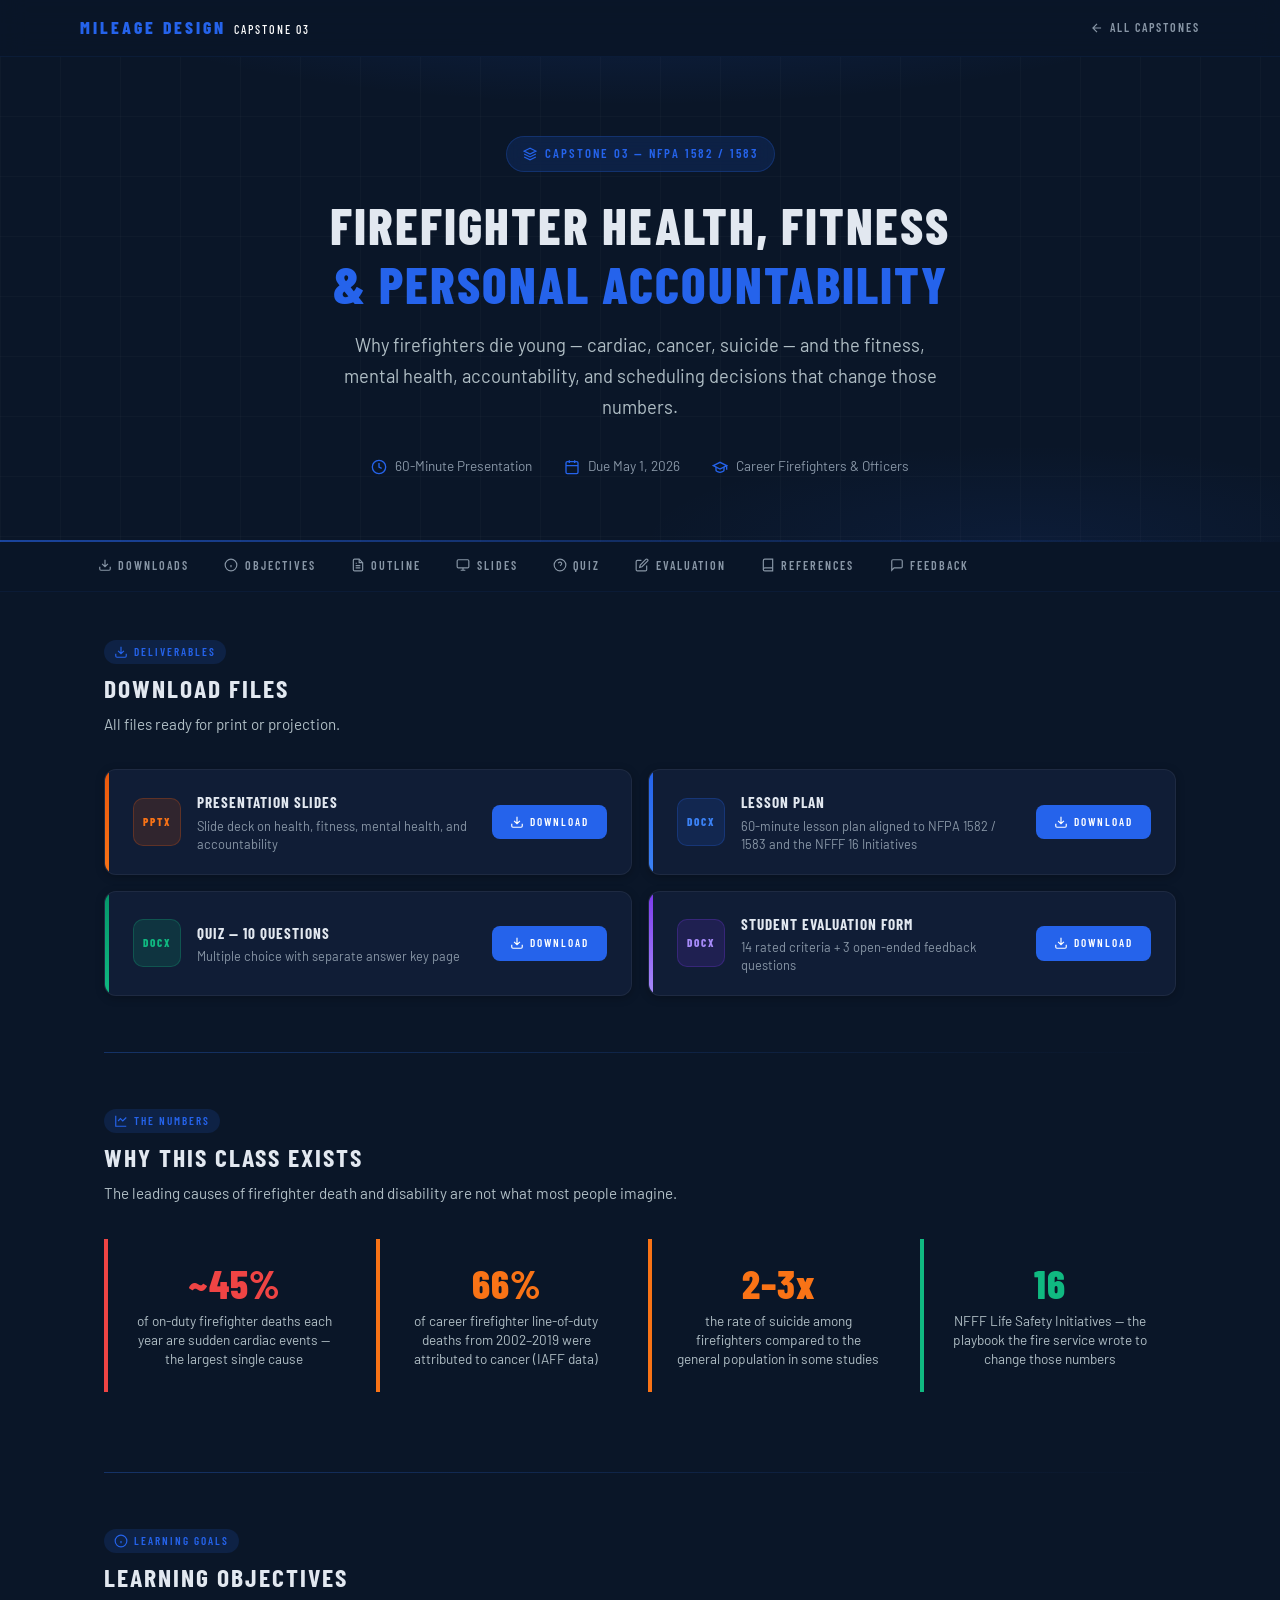
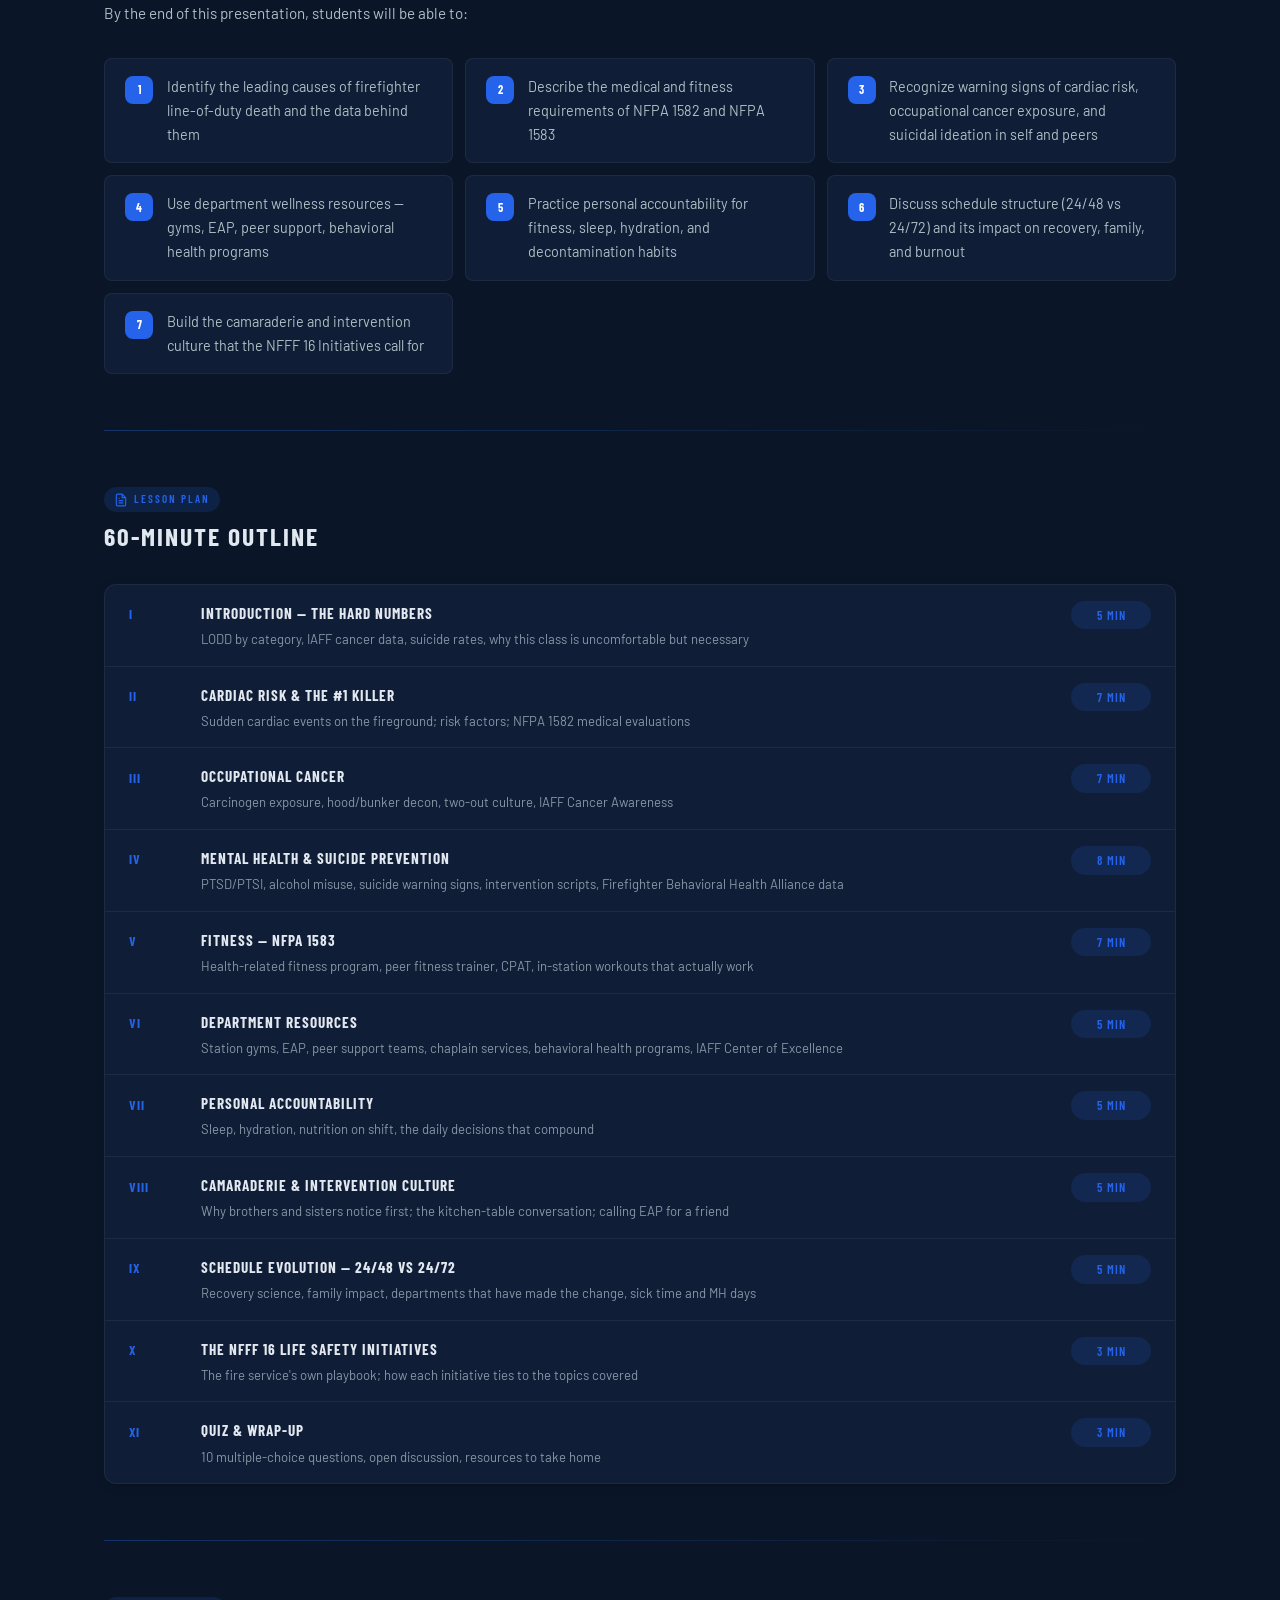
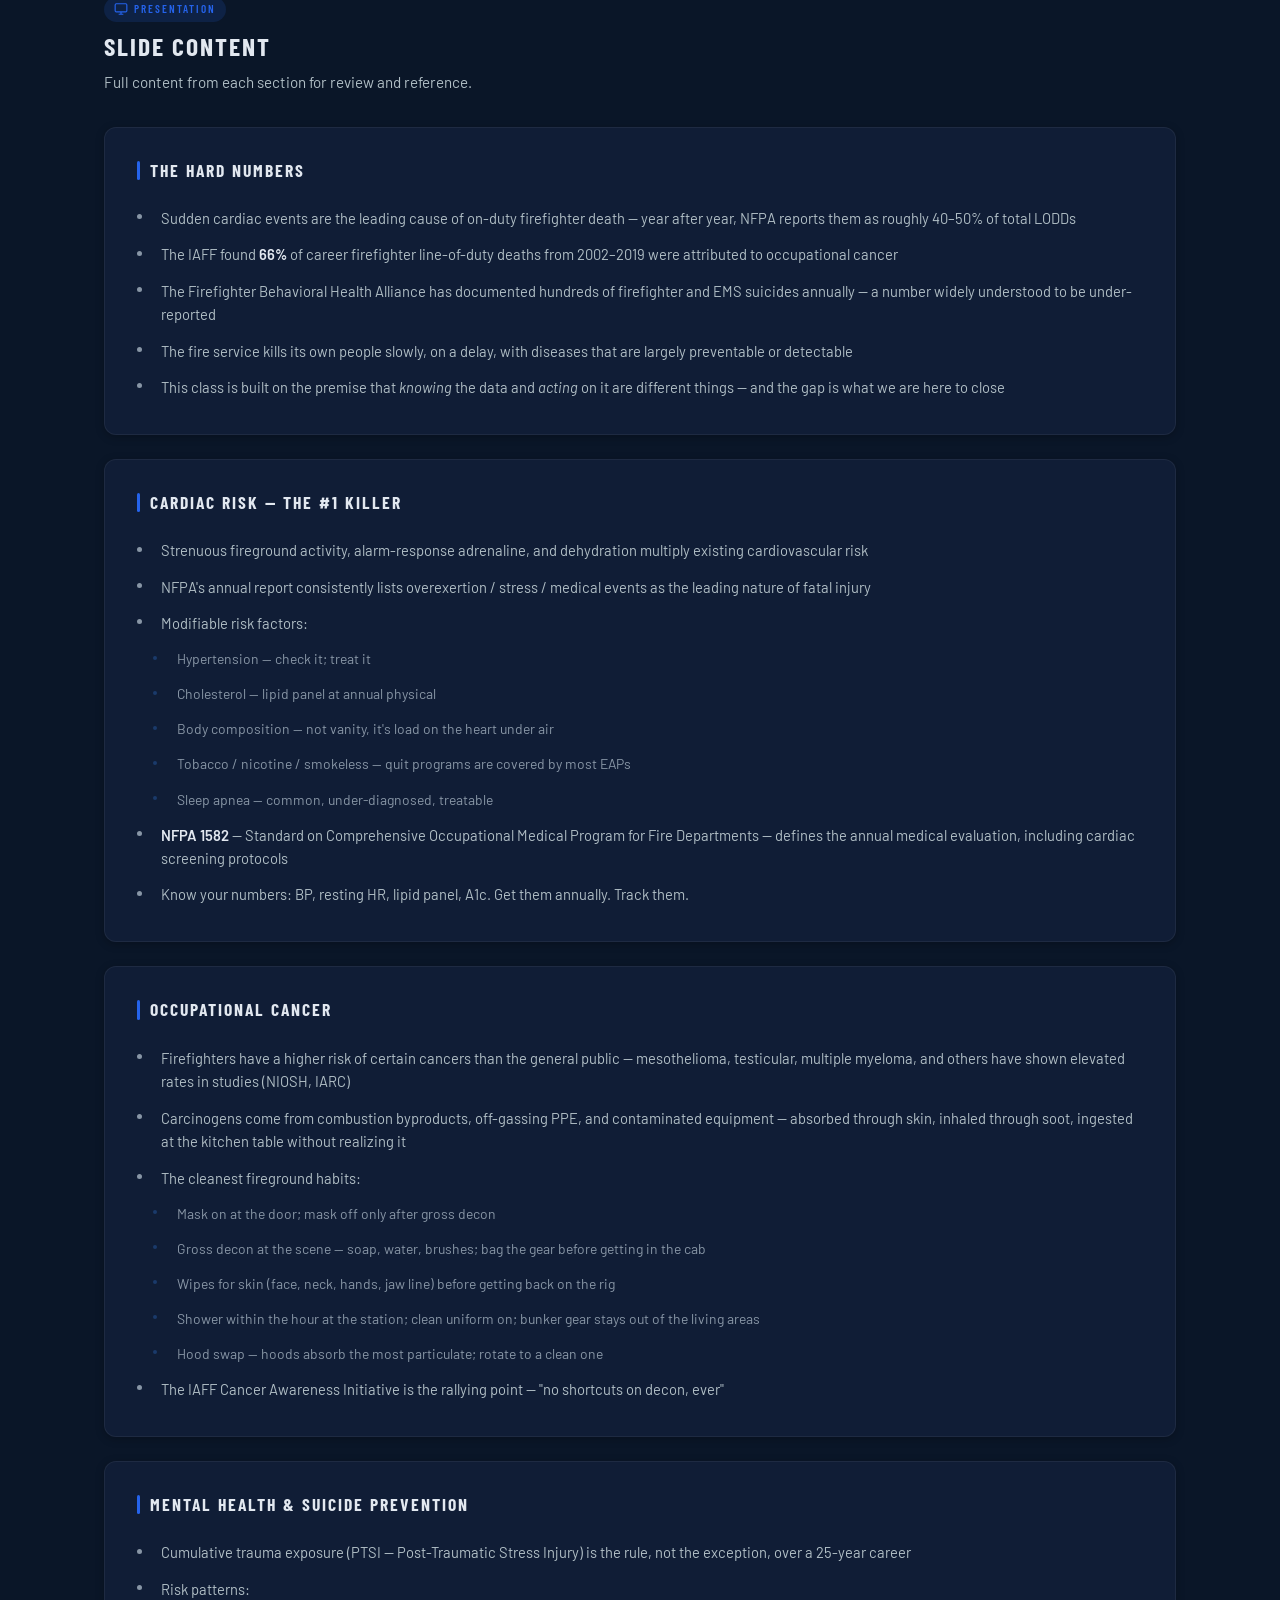
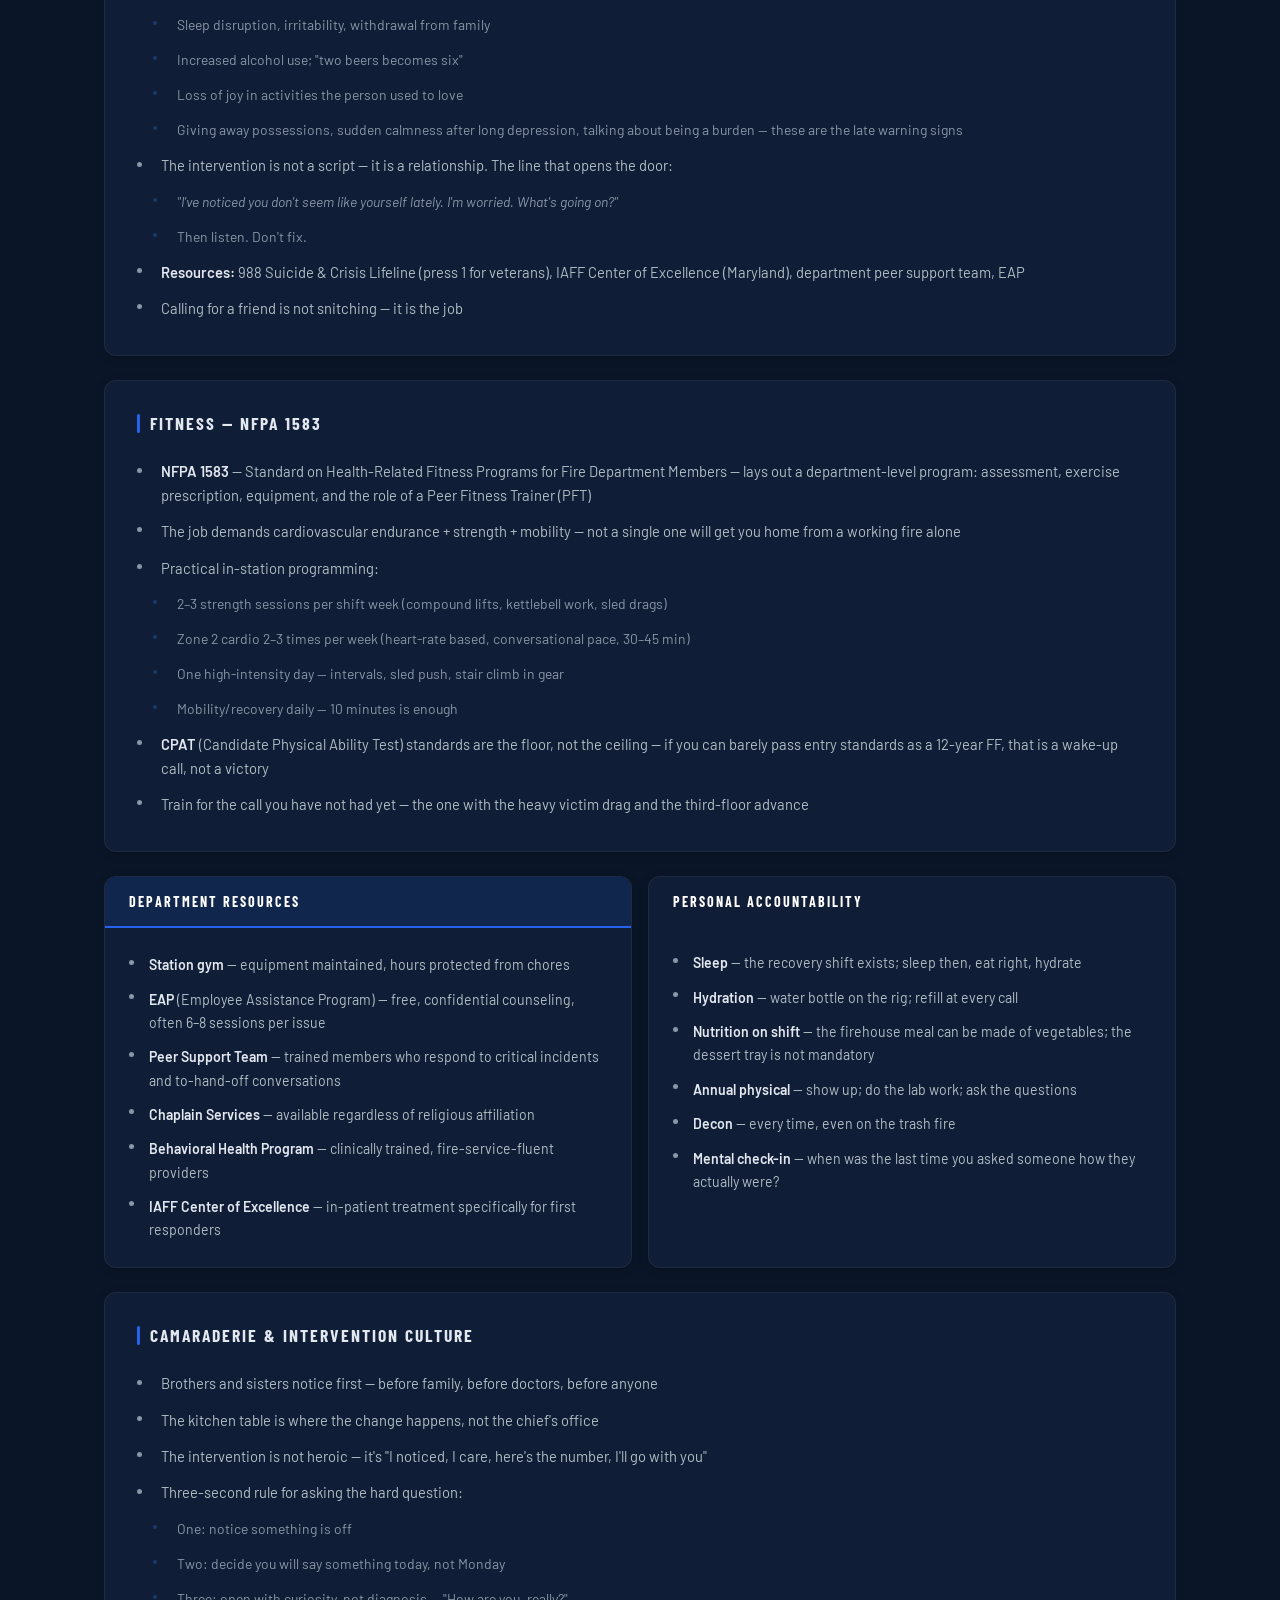
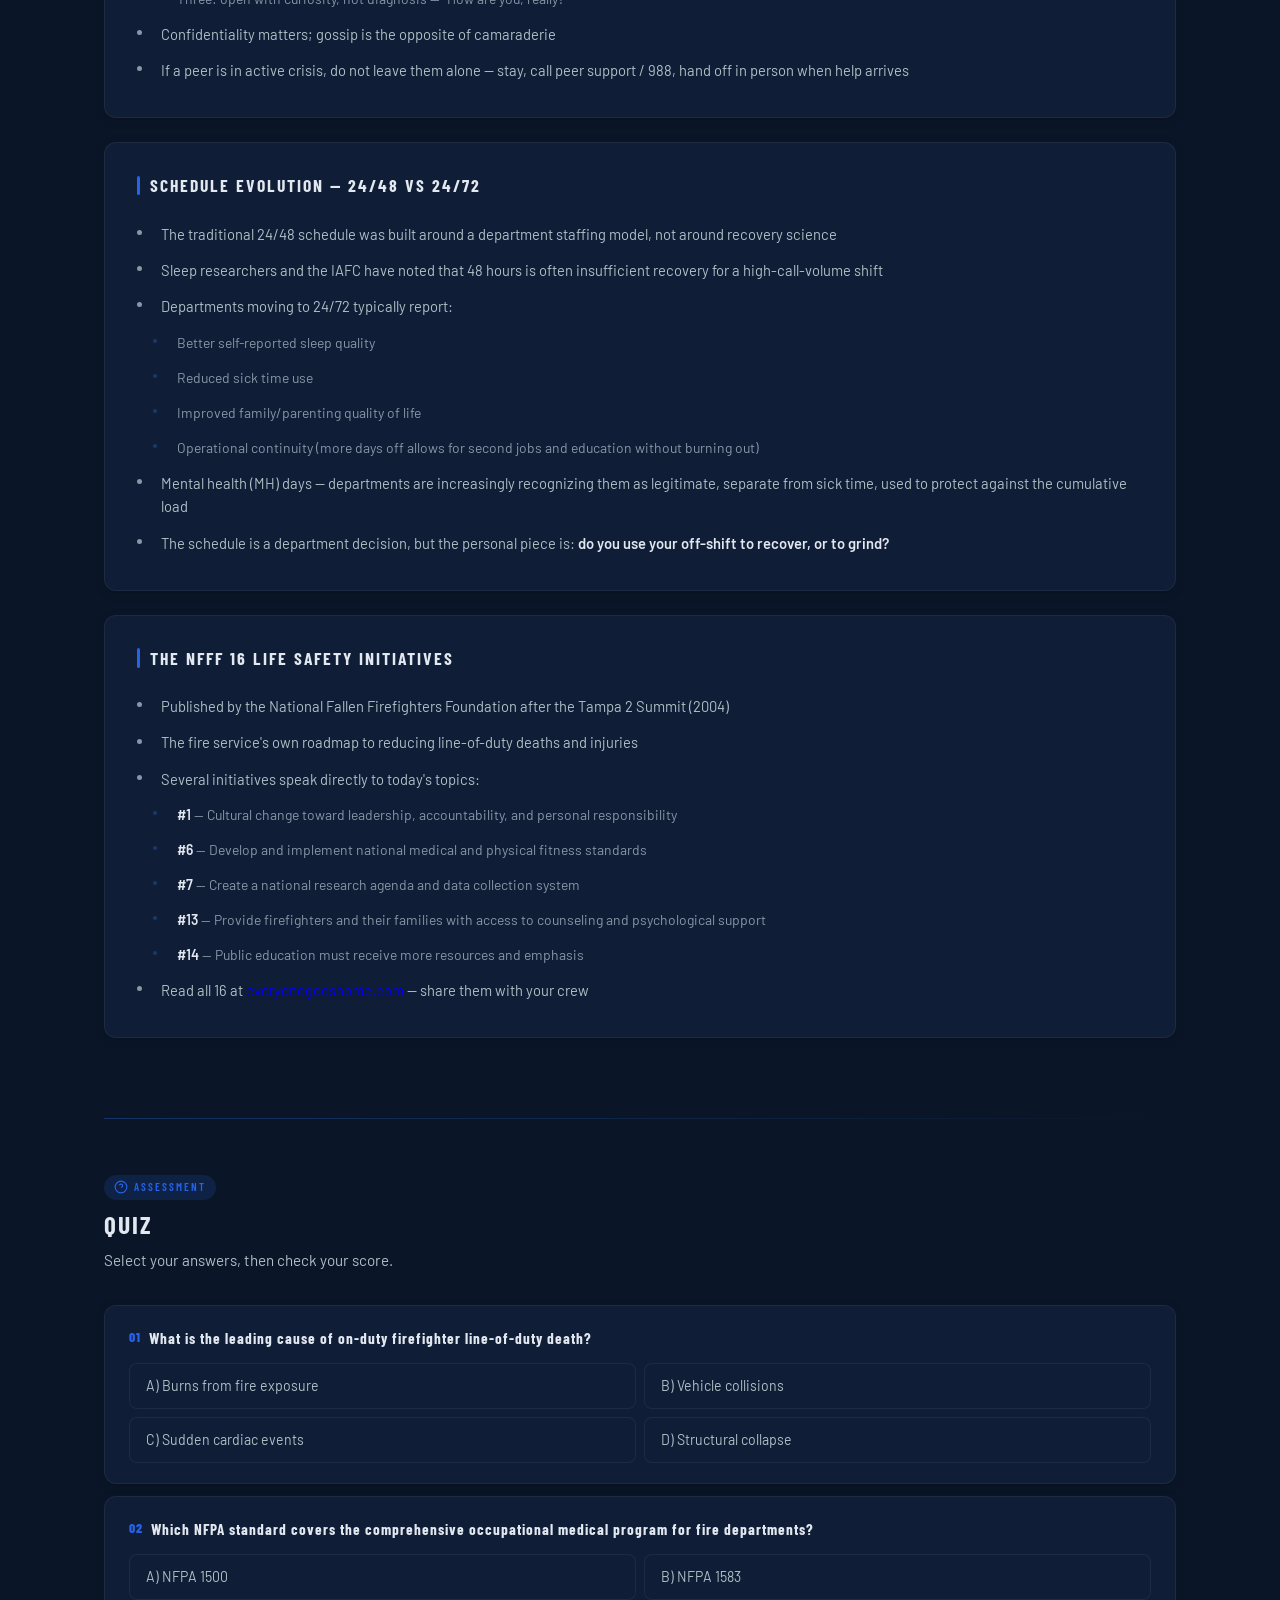
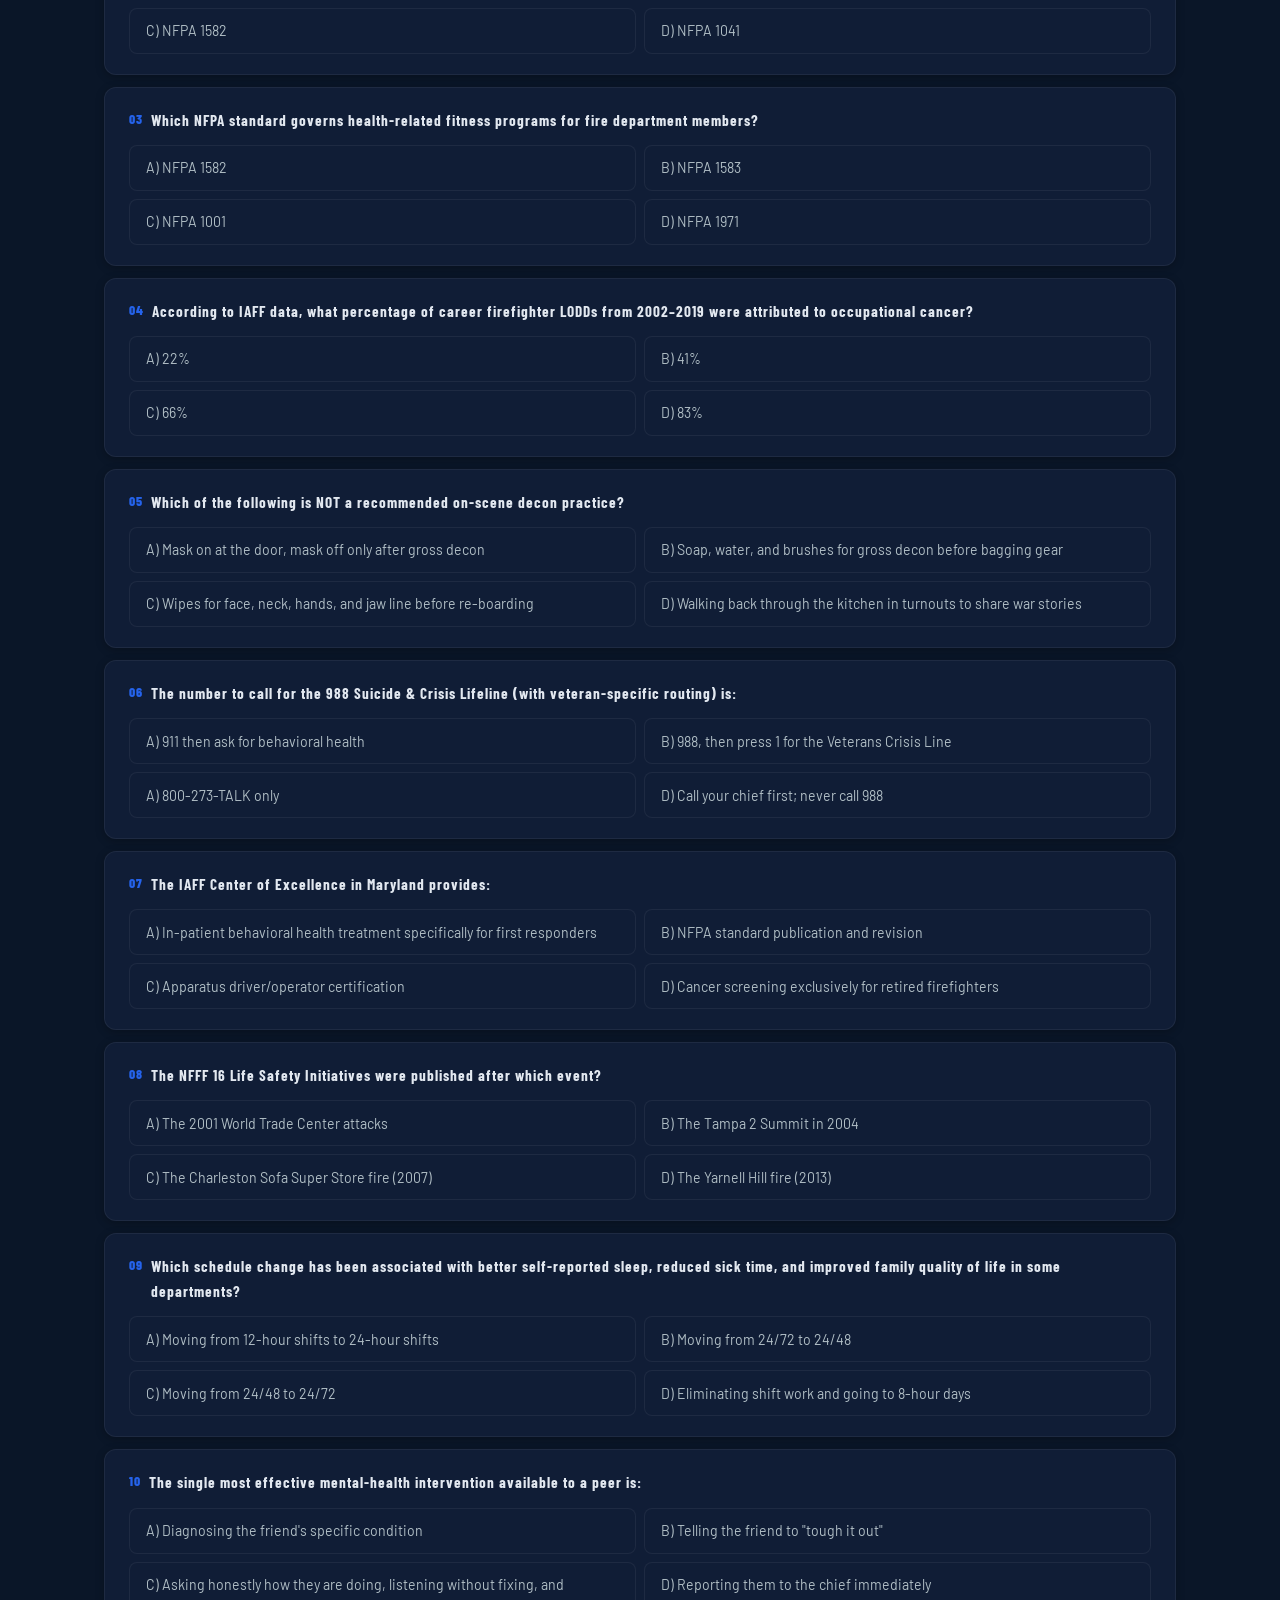
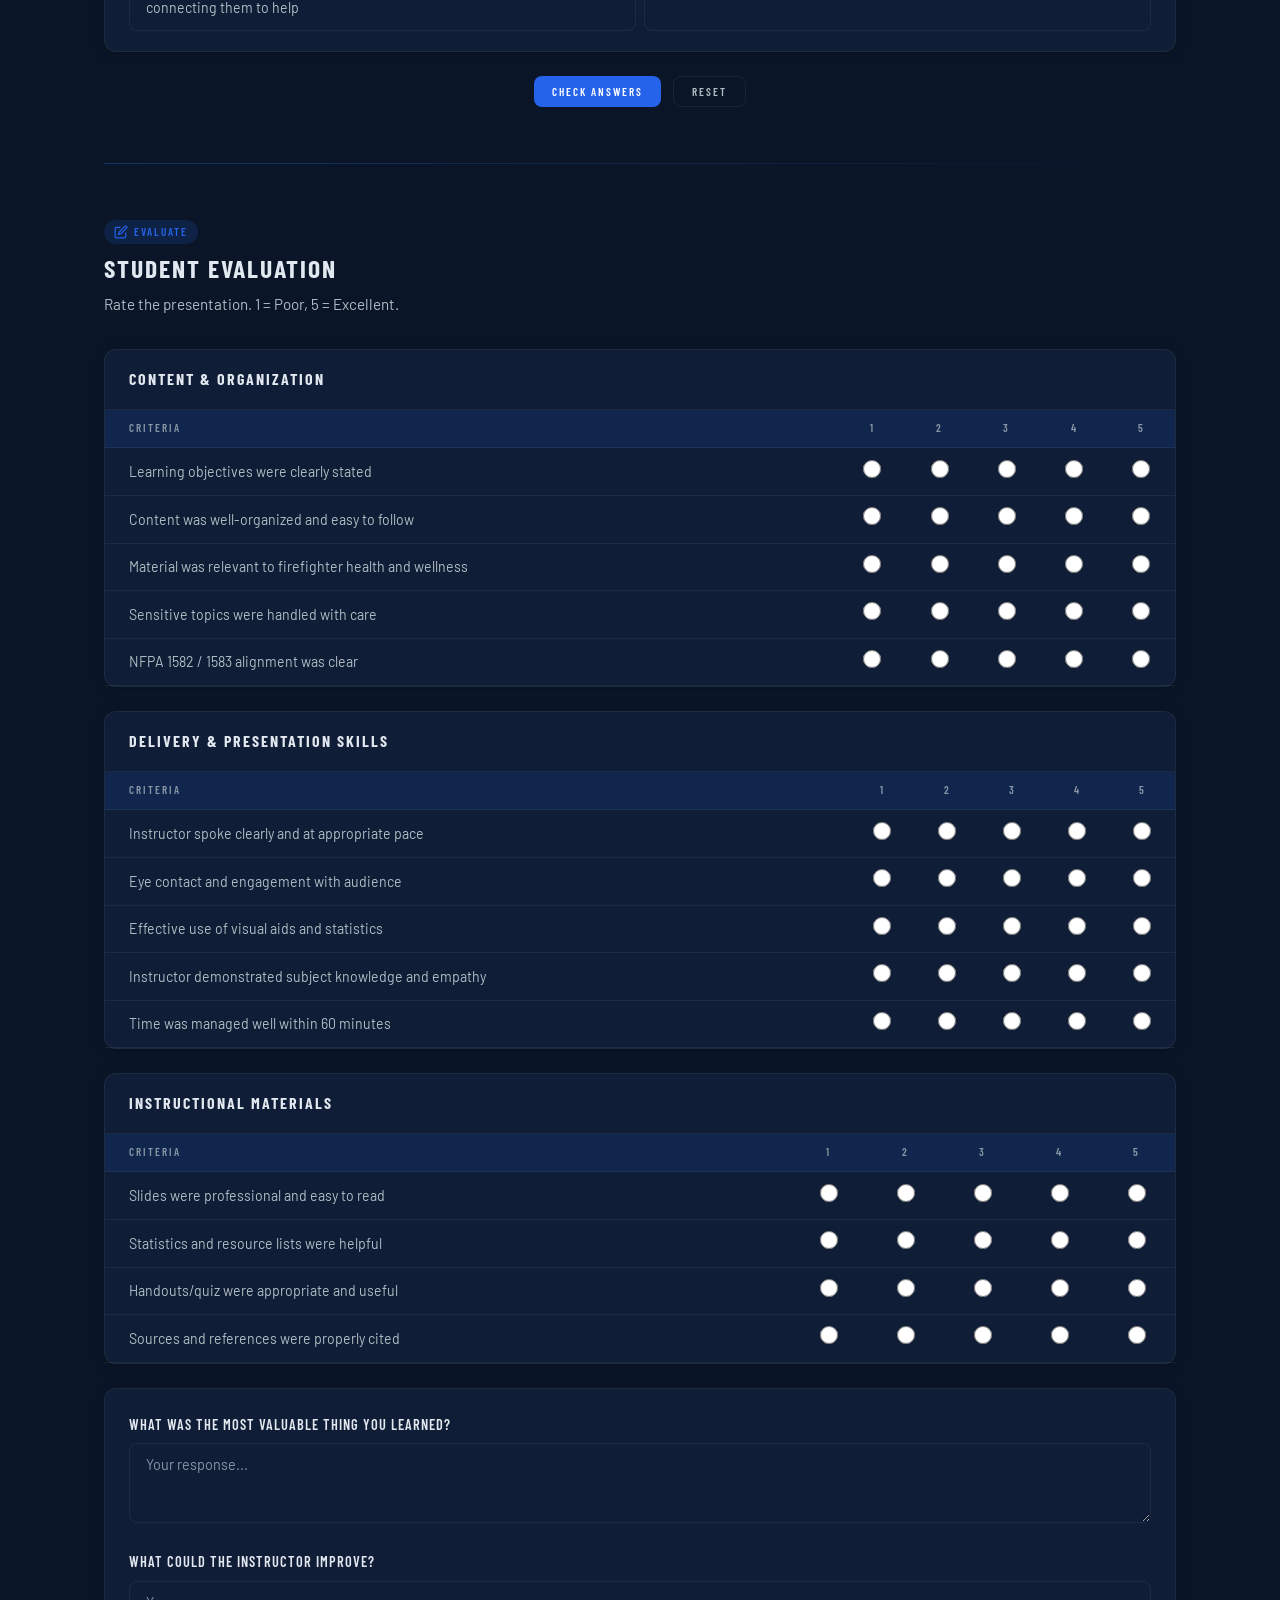
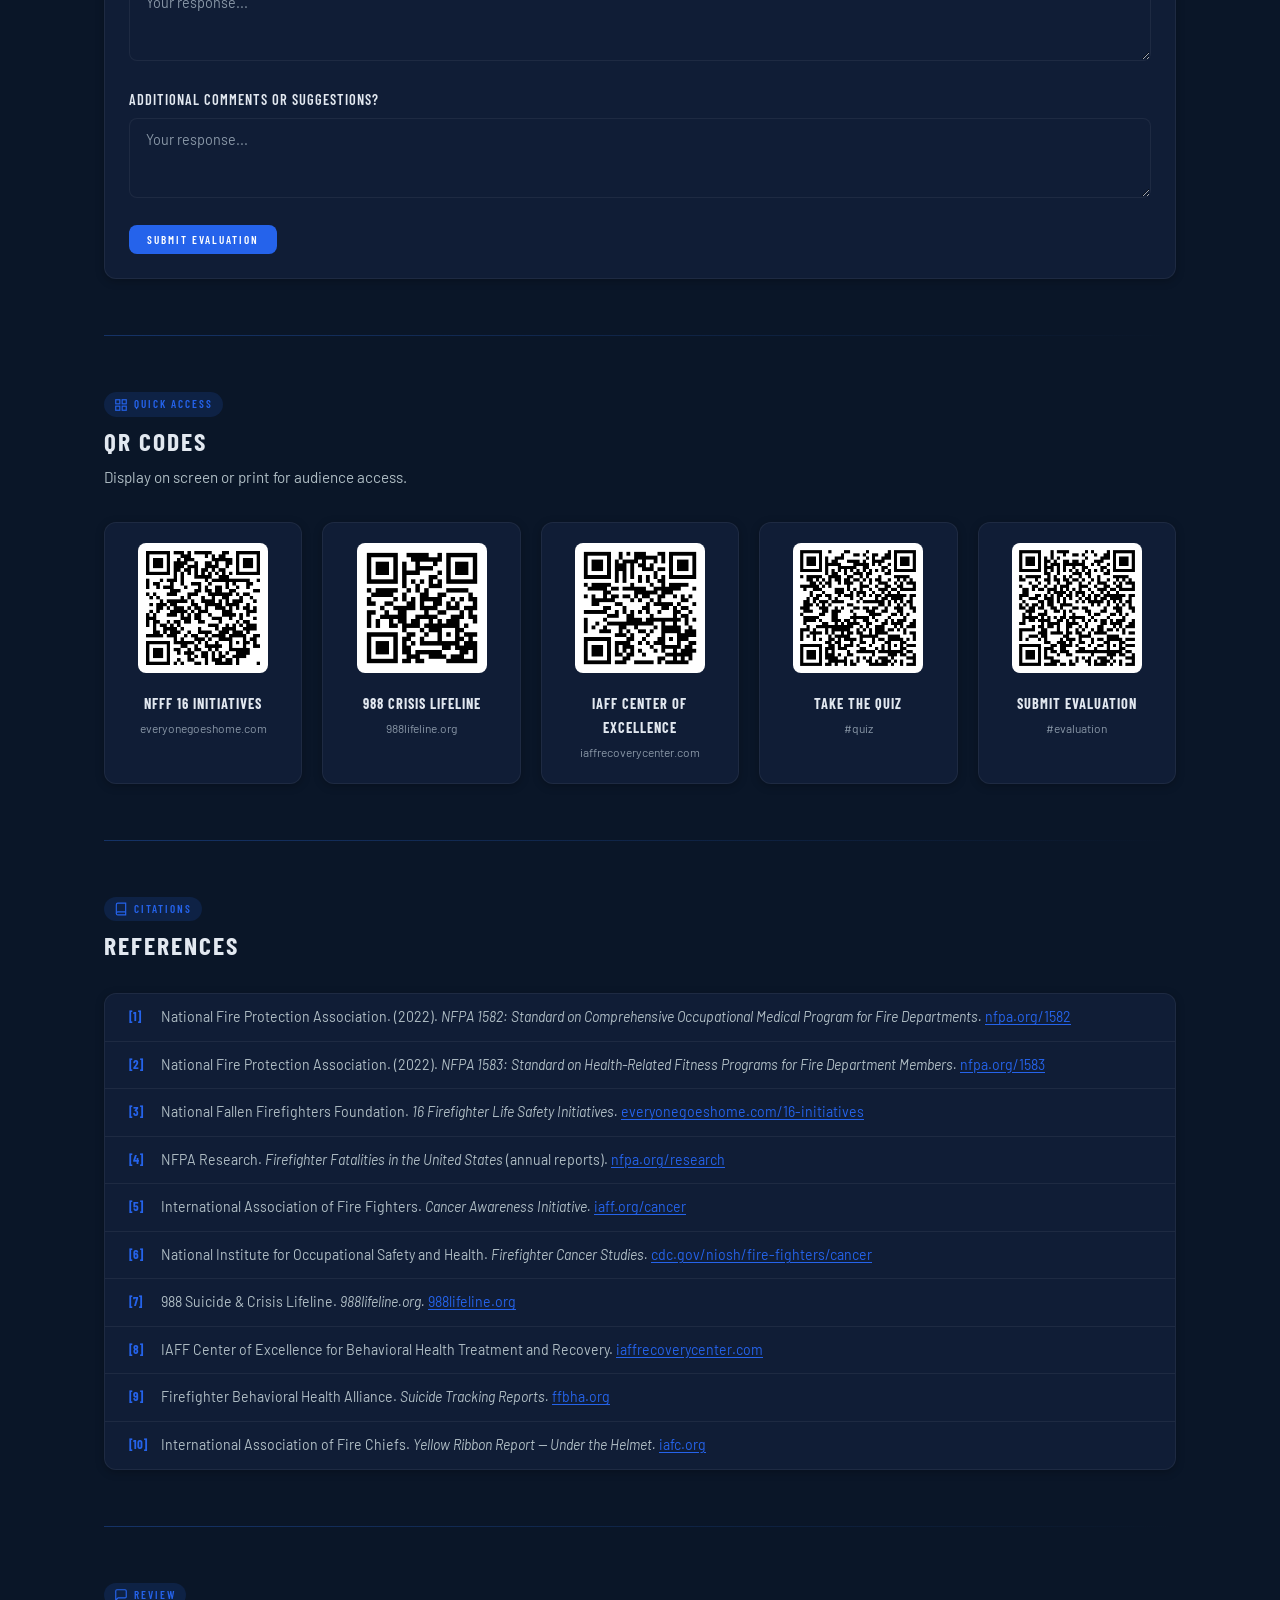
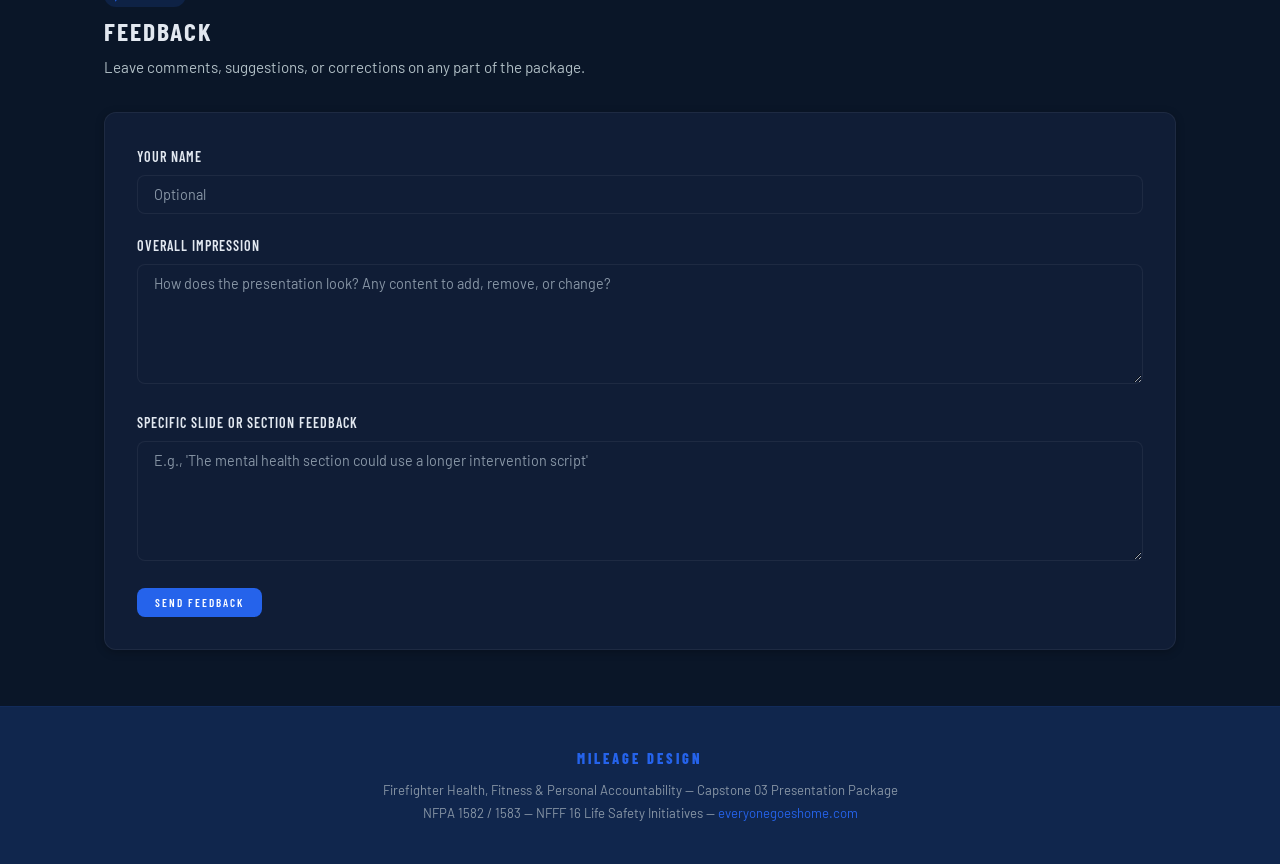
<file: capstone-3.html>
<!DOCTYPE html>
<html lang="en">
<head>
  <meta charset="UTF-8">
  <meta name="viewport" content="width=device-width, initial-scale=1.0">
  <title>Capstone 03 &mdash; Firefighter Health, Fitness &amp; Personal Accountability</title>
  <link rel="preconnect" href="https://fonts.googleapis.com">
  <link rel="preconnect" href="https://fonts.gstatic.com" crossorigin>
  <link href="https://fonts.googleapis.com/css2?family=Barlow+Condensed:wght@400;500;600;700;800&family=Barlow:wght@300;400;500;600;700&display=swap" rel="stylesheet">
  <link rel="stylesheet" href="shared/styles.css">
</head>
<body class="theme-purple">

<!-- ===== FIXED HEADER ===== -->
<header class="site-header">
  <div class="header-inner">
    <div class="logo">
      <span class="logo-brand">Mileage Design</span>
      <span class="logo-sub">Capstone 03</span>
    </div>
    <a href="index.html" class="header-back">
      <svg viewBox="0 0 24 24" fill="none" stroke="currentColor" stroke-width="2"><path d="M19 12H5M12 19l-7-7 7-7"/></svg>
      All Capstones
    </a>
  </div>
</header>

<!-- ===== HERO ===== -->
<div class="hero">
  <div class="hero-bg"></div>
  <div class="hero-grid"></div>
  <div class="hero-content">
    <div class="hero-badge">
      <svg viewBox="0 0 24 24" fill="none" stroke="currentColor" stroke-width="2" width="14" height="14"><path d="M12 2L2 7l10 5 10-5-10-5z"/><path d="M2 17l10 5 10-5"/><path d="M2 12l10 5 10-5"/></svg>
      Capstone 03 &mdash; NFPA 1582 / 1583
    </div>
    <h1>Firefighter Health, Fitness<br><span>&amp; Personal Accountability</span></h1>
    <p class="hero-sub">Why firefighters die young &mdash; cardiac, cancer, suicide &mdash; and the fitness, mental health, accountability, and scheduling decisions that change those numbers.</p>
    <div class="hero-meta">
      <div class="hero-meta-item">
        <svg viewBox="0 0 24 24" fill="none" stroke="currentColor" stroke-width="2"><circle cx="12" cy="12" r="10"/><path d="M12 6v6l4 2"/></svg>
        60-Minute Presentation
      </div>
      <div class="hero-meta-item">
        <svg viewBox="0 0 24 24" fill="none" stroke="currentColor" stroke-width="2"><rect x="3" y="4" width="18" height="18" rx="2"/><path d="M16 2v4M8 2v4M3 10h18"/></svg>
        Due May 1, 2026
      </div>
      <div class="hero-meta-item">
        <svg viewBox="0 0 24 24" fill="none" stroke="currentColor" stroke-width="2"><path d="M22 10v6M2 10l10-5 10 5-10 5z"/><path d="M6 12v5c0 2 6 3 6 3s6-1 6-3v-5"/></svg>
        Career Firefighters &amp; Officers
      </div>
    </div>
  </div>
  <div class="hero-accent"></div>
</div>

<!-- ===== NAV ===== -->
<nav class="nav">
  <div class="nav-inner">
    <a href="#downloads">
      <svg viewBox="0 0 24 24" fill="none" stroke="currentColor" stroke-width="2"><path d="M21 15v4a2 2 0 01-2 2H5a2 2 0 01-2-2v-4M7 10l5 5 5-5M12 15V3"/></svg>
      Downloads
    </a>
    <a href="#objectives">
      <svg viewBox="0 0 24 24" fill="none" stroke="currentColor" stroke-width="2"><circle cx="12" cy="12" r="10"/><path d="M12 16v-4M12 8h.01"/></svg>
      Objectives
    </a>
    <a href="#outline">
      <svg viewBox="0 0 24 24" fill="none" stroke="currentColor" stroke-width="2"><path d="M14 2H6a2 2 0 00-2 2v16a2 2 0 002 2h12a2 2 0 002-2V8z"/><path d="M14 2v6h6M16 13H8M16 17H8M10 9H8"/></svg>
      Outline
    </a>
    <a href="#content">
      <svg viewBox="0 0 24 24" fill="none" stroke="currentColor" stroke-width="2"><rect x="2" y="3" width="20" height="14" rx="2"/><path d="M8 21h8M12 17v4"/></svg>
      Slides
    </a>
    <a href="#quiz">
      <svg viewBox="0 0 24 24" fill="none" stroke="currentColor" stroke-width="2"><circle cx="12" cy="12" r="10"/><path d="M9.09 9a3 3 0 015.83 1c0 2-3 3-3 3M12 17h.01"/></svg>
      Quiz
    </a>
    <a href="#evaluation">
      <svg viewBox="0 0 24 24" fill="none" stroke="currentColor" stroke-width="2"><path d="M11 4H4a2 2 0 00-2 2v14a2 2 0 002 2h14a2 2 0 002-2v-7"/><path d="M18.5 2.5a2.121 2.121 0 013 3L12 15l-4 1 1-4 9.5-9.5z"/></svg>
      Evaluation
    </a>
    <a href="#references">
      <svg viewBox="0 0 24 24" fill="none" stroke="currentColor" stroke-width="2"><path d="M4 19.5A2.5 2.5 0 016.5 17H20"/><path d="M6.5 2H20v20H6.5A2.5 2.5 0 014 19.5v-15A2.5 2.5 0 016.5 2z"/></svg>
      References
    </a>
    <a href="#feedback">
      <svg viewBox="0 0 24 24" fill="none" stroke="currentColor" stroke-width="2"><path d="M21 15a2 2 0 01-2 2H7l-4 4V5a2 2 0 012-2h14a2 2 0 012 2z"/></svg>
      Feedback
    </a>
  </div>
</nav>

<div class="container">

<!-- ===== DOWNLOADS ===== -->
<section id="downloads" class="animate-in">
  <div class="section-header">
    <div class="section-label">
      <svg viewBox="0 0 24 24" fill="none" stroke="currentColor" stroke-width="2"><path d="M21 15v4a2 2 0 01-2 2H5a2 2 0 01-2-2v-4M7 10l5 5 5-5M12 15V3"/></svg>
      Deliverables
    </div>
    <h2 class="section-title">Download Files</h2>
    <p class="section-desc">All files ready for print or projection.</p>
  </div>
  <div class="dl-grid">
    <div class="card dl-card">
      <div class="dl-accent pptx"></div>
      <div class="dl-body">
        <div class="dl-icon pptx">PPTX</div>
        <div class="dl-info">
          <h3>Presentation Slides</h3>
          <p>Slide deck on health, fitness, mental health, and accountability</p>
        </div>
        <a href="capstone-3/Firefighter-Health-Fitness-Accountability.pptx" class="dl-btn" download>
          <svg viewBox="0 0 24 24" fill="none" stroke="currentColor" stroke-width="2"><path d="M21 15v4a2 2 0 01-2 2H5a2 2 0 01-2-2v-4M7 10l5 5 5-5M12 15V3"/></svg>
          Download
        </a>
      </div>
    </div>
    <div class="card dl-card">
      <div class="dl-accent docx-blue"></div>
      <div class="dl-body">
        <div class="dl-icon docx-blue">DOCX</div>
        <div class="dl-info">
          <h3>Lesson Plan</h3>
          <p>60-minute lesson plan aligned to NFPA 1582 / 1583 and the NFFF 16 Initiatives</p>
        </div>
        <a href="capstone-3/Lesson-Plan.docx" class="dl-btn" download>
          <svg viewBox="0 0 24 24" fill="none" stroke="currentColor" stroke-width="2"><path d="M21 15v4a2 2 0 01-2 2H5a2 2 0 01-2-2v-4M7 10l5 5 5-5M12 15V3"/></svg>
          Download
        </a>
      </div>
    </div>
    <div class="card dl-card">
      <div class="dl-accent docx-green"></div>
      <div class="dl-body">
        <div class="dl-icon docx-green">DOCX</div>
        <div class="dl-info">
          <h3>Quiz &mdash; 10 Questions</h3>
          <p>Multiple choice with separate answer key page</p>
        </div>
        <a href="capstone-3/Quiz-10-Questions.docx" class="dl-btn" download>
          <svg viewBox="0 0 24 24" fill="none" stroke="currentColor" stroke-width="2"><path d="M21 15v4a2 2 0 01-2 2H5a2 2 0 01-2-2v-4M7 10l5 5 5-5M12 15V3"/></svg>
          Download
        </a>
      </div>
    </div>
    <div class="card dl-card">
      <div class="dl-accent docx-purple"></div>
      <div class="dl-body">
        <div class="dl-icon docx-purple">DOCX</div>
        <div class="dl-info">
          <h3>Student Evaluation Form</h3>
          <p>14 rated criteria + 3 open-ended feedback questions</p>
        </div>
        <a href="capstone-3/Student-Evaluation-Form.docx" class="dl-btn" download>
          <svg viewBox="0 0 24 24" fill="none" stroke="currentColor" stroke-width="2"><path d="M21 15v4a2 2 0 01-2 2H5a2 2 0 01-2-2v-4M7 10l5 5 5-5M12 15V3"/></svg>
          Download
        </a>
      </div>
    </div>
  </div>
</section>

<div class="divider"></div>

<!-- ===== STATS BANNER ===== -->
<section class="animate-in">
  <div class="section-header">
    <div class="section-label">
      <svg viewBox="0 0 24 24" fill="none" stroke="currentColor" stroke-width="2"><path d="M3 3v18h18"/><path d="M7 12l4-4 4 4 6-6"/></svg>
      The Numbers
    </div>
    <h2 class="section-title">Why This Class Exists</h2>
    <p class="section-desc">The leading causes of firefighter death and disability are not what most people imagine.</p>
  </div>
  <div class="stat-grid">
    <div class="stat-card alert">
      <div class="stat-num">~45%</div>
      <div class="stat-label">of on-duty firefighter deaths each year are sudden cardiac events &mdash; the largest single cause</div>
    </div>
    <div class="stat-card warn">
      <div class="stat-num">66%</div>
      <div class="stat-label">of career firefighter line-of-duty deaths from 2002&ndash;2019 were attributed to cancer (IAFF data)</div>
    </div>
    <div class="stat-card warn">
      <div class="stat-num">2&ndash;3x</div>
      <div class="stat-label">the rate of suicide among firefighters compared to the general population in some studies</div>
    </div>
    <div class="stat-card good">
      <div class="stat-num">16</div>
      <div class="stat-label">NFFF Life Safety Initiatives &mdash; the playbook the fire service wrote to change those numbers</div>
    </div>
  </div>
</section>

<div class="divider"></div>

<!-- ===== LEARNING OBJECTIVES ===== -->
<section id="objectives" class="animate-in">
  <div class="section-header">
    <div class="section-label">
      <svg viewBox="0 0 24 24" fill="none" stroke="currentColor" stroke-width="2"><circle cx="12" cy="12" r="10"/><path d="M12 16v-4M12 8h.01"/></svg>
      Learning Goals
    </div>
    <h2 class="section-title">Learning Objectives</h2>
    <p class="section-desc">By the end of this presentation, students will be able to:</p>
  </div>
  <div class="obj-grid">
    <div class="obj-item"><div class="obj-num">1</div><p>Identify the leading causes of firefighter line-of-duty death and the data behind them</p></div>
    <div class="obj-item"><div class="obj-num">2</div><p>Describe the medical and fitness requirements of NFPA 1582 and NFPA 1583</p></div>
    <div class="obj-item"><div class="obj-num">3</div><p>Recognize warning signs of cardiac risk, occupational cancer exposure, and suicidal ideation in self and peers</p></div>
    <div class="obj-item"><div class="obj-num">4</div><p>Use department wellness resources &mdash; gyms, EAP, peer support, behavioral health programs</p></div>
    <div class="obj-item"><div class="obj-num">5</div><p>Practice personal accountability for fitness, sleep, hydration, and decontamination habits</p></div>
    <div class="obj-item"><div class="obj-num">6</div><p>Discuss schedule structure (24/48 vs 24/72) and its impact on recovery, family, and burnout</p></div>
    <div class="obj-item"><div class="obj-num">7</div><p>Build the camaraderie and intervention culture that the NFFF 16 Initiatives call for</p></div>
  </div>
</section>

<div class="divider"></div>

<!-- ===== LESSON OUTLINE ===== -->
<section id="outline" class="animate-in">
  <div class="section-header">
    <div class="section-label">
      <svg viewBox="0 0 24 24" fill="none" stroke="currentColor" stroke-width="2"><path d="M14 2H6a2 2 0 00-2 2v16a2 2 0 002 2h12a2 2 0 002-2V8z"/><path d="M14 2v6h6M16 13H8M16 17H8M10 9H8"/></svg>
      Lesson Plan
    </div>
    <h2 class="section-title">60-Minute Outline</h2>
  </div>
  <div class="card outline-card">
    <div class="outline-row"><div class="outline-num">I</div><div class="outline-section"><h4>Introduction &mdash; The Hard Numbers</h4><p>LODD by category, IAFF cancer data, suicide rates, why this class is uncomfortable but necessary</p></div><div class="outline-time">5 min</div></div>
    <div class="outline-row"><div class="outline-num">II</div><div class="outline-section"><h4>Cardiac Risk &amp; the #1 Killer</h4><p>Sudden cardiac events on the fireground; risk factors; NFPA 1582 medical evaluations</p></div><div class="outline-time">7 min</div></div>
    <div class="outline-row"><div class="outline-num">III</div><div class="outline-section"><h4>Occupational Cancer</h4><p>Carcinogen exposure, hood/bunker decon, two-out culture, IAFF Cancer Awareness</p></div><div class="outline-time">7 min</div></div>
    <div class="outline-row"><div class="outline-num">IV</div><div class="outline-section"><h4>Mental Health &amp; Suicide Prevention</h4><p>PTSD/PTSI, alcohol misuse, suicide warning signs, intervention scripts, Firefighter Behavioral Health Alliance data</p></div><div class="outline-time">8 min</div></div>
    <div class="outline-row"><div class="outline-num">V</div><div class="outline-section"><h4>Fitness &mdash; NFPA 1583</h4><p>Health-related fitness program, peer fitness trainer, CPAT, in-station workouts that actually work</p></div><div class="outline-time">7 min</div></div>
    <div class="outline-row"><div class="outline-num">VI</div><div class="outline-section"><h4>Department Resources</h4><p>Station gyms, EAP, peer support teams, chaplain services, behavioral health programs, IAFF Center of Excellence</p></div><div class="outline-time">5 min</div></div>
    <div class="outline-row"><div class="outline-num">VII</div><div class="outline-section"><h4>Personal Accountability</h4><p>Sleep, hydration, nutrition on shift, the daily decisions that compound</p></div><div class="outline-time">5 min</div></div>
    <div class="outline-row"><div class="outline-num">VIII</div><div class="outline-section"><h4>Camaraderie &amp; Intervention Culture</h4><p>Why brothers and sisters notice first; the kitchen-table conversation; calling EAP for a friend</p></div><div class="outline-time">5 min</div></div>
    <div class="outline-row"><div class="outline-num">IX</div><div class="outline-section"><h4>Schedule Evolution &mdash; 24/48 vs 24/72</h4><p>Recovery science, family impact, departments that have made the change, sick time and MH days</p></div><div class="outline-time">5 min</div></div>
    <div class="outline-row"><div class="outline-num">X</div><div class="outline-section"><h4>The NFFF 16 Life Safety Initiatives</h4><p>The fire service's own playbook; how each initiative ties to the topics covered</p></div><div class="outline-time">3 min</div></div>
    <div class="outline-row"><div class="outline-num">XI</div><div class="outline-section"><h4>Quiz &amp; Wrap-Up</h4><p>10 multiple-choice questions, open discussion, resources to take home</p></div><div class="outline-time">3 min</div></div>
  </div>
</section>

<div class="divider"></div>

<!-- ===== SLIDE CONTENT ===== -->
<section id="content" class="animate-in">
  <div class="section-header">
    <div class="section-label">
      <svg viewBox="0 0 24 24" fill="none" stroke="currentColor" stroke-width="2"><rect x="2" y="3" width="20" height="14" rx="2"/><path d="M8 21h8M12 17v4"/></svg>
      Presentation
    </div>
    <h2 class="section-title">Slide Content</h2>
    <p class="section-desc">Full content from each section for review and reference.</p>
  </div>

  <div class="content-block card">
    <div class="card-body">
      <h3>The Hard Numbers</h3>
      <ul>
        <li>Sudden cardiac events are the leading cause of on-duty firefighter death &mdash; year after year, NFPA reports them as roughly 40&ndash;50% of total LODDs</li>
        <li>The IAFF found <strong>66%</strong> of career firefighter line-of-duty deaths from 2002&ndash;2019 were attributed to occupational cancer</li>
        <li>The Firefighter Behavioral Health Alliance has documented hundreds of firefighter and EMS suicides annually &mdash; a number widely understood to be under-reported</li>
        <li>The fire service kills its own people slowly, on a delay, with diseases that are largely preventable or detectable</li>
        <li>This class is built on the premise that <em>knowing</em> the data and <em>acting</em> on it are different things &mdash; and the gap is what we are here to close</li>
      </ul>
    </div>
  </div>

  <div class="content-block card">
    <div class="card-body">
      <h3>Cardiac Risk &mdash; The #1 Killer</h3>
      <ul>
        <li>Strenuous fireground activity, alarm-response adrenaline, and dehydration multiply existing cardiovascular risk</li>
        <li>NFPA's annual report consistently lists overexertion / stress / medical events as the leading nature of fatal injury</li>
        <li>Modifiable risk factors:</li>
      </ul>
      <ul class="sub-list">
        <li>Hypertension &mdash; check it; treat it</li>
        <li>Cholesterol &mdash; lipid panel at annual physical</li>
        <li>Body composition &mdash; not vanity, it's load on the heart under air</li>
        <li>Tobacco / nicotine / smokeless &mdash; quit programs are covered by most EAPs</li>
        <li>Sleep apnea &mdash; common, under-diagnosed, treatable</li>
      </ul>
      <ul>
        <li><strong>NFPA 1582</strong> &mdash; Standard on Comprehensive Occupational Medical Program for Fire Departments &mdash; defines the annual medical evaluation, including cardiac screening protocols</li>
        <li>Know your numbers: BP, resting HR, lipid panel, A1c. Get them annually. Track them.</li>
      </ul>
    </div>
  </div>

  <div class="content-block card">
    <div class="card-body">
      <h3>Occupational Cancer</h3>
      <ul>
        <li>Firefighters have a higher risk of certain cancers than the general public &mdash; mesothelioma, testicular, multiple myeloma, and others have shown elevated rates in studies (NIOSH, IARC)</li>
        <li>Carcinogens come from combustion byproducts, off-gassing PPE, and contaminated equipment &mdash; absorbed through skin, inhaled through soot, ingested at the kitchen table without realizing it</li>
        <li>The cleanest fireground habits:</li>
      </ul>
      <ul class="sub-list">
        <li>Mask on at the door; mask off only after gross decon</li>
        <li>Gross decon at the scene &mdash; soap, water, brushes; bag the gear before getting in the cab</li>
        <li>Wipes for skin (face, neck, hands, jaw line) before getting back on the rig</li>
        <li>Shower within the hour at the station; clean uniform on; bunker gear stays out of the living areas</li>
        <li>Hood swap &mdash; hoods absorb the most particulate; rotate to a clean one</li>
      </ul>
      <ul>
        <li>The IAFF Cancer Awareness Initiative is the rallying point &mdash; "no shortcuts on decon, ever"</li>
      </ul>
    </div>
  </div>

  <div class="content-block card">
    <div class="card-body">
      <h3>Mental Health &amp; Suicide Prevention</h3>
      <ul>
        <li>Cumulative trauma exposure (PTSI &mdash; Post-Traumatic Stress Injury) is the rule, not the exception, over a 25-year career</li>
        <li>Risk patterns:</li>
      </ul>
      <ul class="sub-list">
        <li>Sleep disruption, irritability, withdrawal from family</li>
        <li>Increased alcohol use; "two beers becomes six"</li>
        <li>Loss of joy in activities the person used to love</li>
        <li>Giving away possessions, sudden calmness after long depression, talking about being a burden &mdash; these are the late warning signs</li>
      </ul>
      <ul>
        <li>The intervention is not a script &mdash; it is a relationship. The line that opens the door:</li>
      </ul>
      <ul class="sub-list">
        <li><em>"I've noticed you don't seem like yourself lately. I'm worried. What's going on?"</em></li>
        <li>Then listen. Don't fix.</li>
      </ul>
      <ul>
        <li><strong>Resources:</strong> 988 Suicide &amp; Crisis Lifeline (press 1 for veterans), IAFF Center of Excellence (Maryland), department peer support team, EAP</li>
        <li>Calling for a friend is not snitching &mdash; it is the job</li>
      </ul>
    </div>
  </div>

  <div class="content-block card">
    <div class="card-body">
      <h3>Fitness &mdash; NFPA 1583</h3>
      <ul>
        <li><strong>NFPA 1583</strong> &mdash; Standard on Health-Related Fitness Programs for Fire Department Members &mdash; lays out a department-level program: assessment, exercise prescription, equipment, and the role of a Peer Fitness Trainer (PFT)</li>
        <li>The job demands cardiovascular endurance + strength + mobility &mdash; not a single one will get you home from a working fire alone</li>
        <li>Practical in-station programming:</li>
      </ul>
      <ul class="sub-list">
        <li>2&ndash;3 strength sessions per shift week (compound lifts, kettlebell work, sled drags)</li>
        <li>Zone 2 cardio 2&ndash;3 times per week (heart-rate based, conversational pace, 30&ndash;45 min)</li>
        <li>One high-intensity day &mdash; intervals, sled push, stair climb in gear</li>
        <li>Mobility/recovery daily &mdash; 10 minutes is enough</li>
      </ul>
      <ul>
        <li><strong>CPAT</strong> (Candidate Physical Ability Test) standards are the floor, not the ceiling &mdash; if you can barely pass entry standards as a 12-year FF, that is a wake-up call, not a victory</li>
        <li>Train for the call you have not had yet &mdash; the one with the heavy victim drag and the third-floor advance</li>
      </ul>
    </div>
  </div>

  <div class="two-col">
    <div class="card col-card">
      <div class="col-header navy">Department Resources</div>
      <div class="col-body">
        <ul>
          <li><strong>Station gym</strong> &mdash; equipment maintained, hours protected from chores</li>
          <li><strong>EAP</strong> (Employee Assistance Program) &mdash; free, confidential counseling, often 6&ndash;8 sessions per issue</li>
          <li><strong>Peer Support Team</strong> &mdash; trained members who respond to critical incidents and to-hand-off conversations</li>
          <li><strong>Chaplain Services</strong> &mdash; available regardless of religious affiliation</li>
          <li><strong>Behavioral Health Program</strong> &mdash; clinically trained, fire-service-fluent providers</li>
          <li><strong>IAFF Center of Excellence</strong> &mdash; in-patient treatment specifically for first responders</li>
        </ul>
      </div>
    </div>
    <div class="card col-card">
      <div class="col-header purple">Personal Accountability</div>
      <div class="col-body">
        <ul>
          <li><strong>Sleep</strong> &mdash; the recovery shift exists; sleep then, eat right, hydrate</li>
          <li><strong>Hydration</strong> &mdash; water bottle on the rig; refill at every call</li>
          <li><strong>Nutrition on shift</strong> &mdash; the firehouse meal can be made of vegetables; the dessert tray is not mandatory</li>
          <li><strong>Annual physical</strong> &mdash; show up; do the lab work; ask the questions</li>
          <li><strong>Decon</strong> &mdash; every time, even on the trash fire</li>
          <li><strong>Mental check-in</strong> &mdash; when was the last time you asked someone how they actually were?</li>
        </ul>
      </div>
    </div>
  </div>

  <div class="content-block card">
    <div class="card-body">
      <h3>Camaraderie &amp; Intervention Culture</h3>
      <ul>
        <li>Brothers and sisters notice first &mdash; before family, before doctors, before anyone</li>
        <li>The kitchen table is where the change happens, not the chief's office</li>
        <li>The intervention is not heroic &mdash; it's "I noticed, I care, here's the number, I'll go with you"</li>
        <li>Three-second rule for asking the hard question:</li>
      </ul>
      <ul class="sub-list">
        <li>One: notice something is off</li>
        <li>Two: decide you will say something today, not Monday</li>
        <li>Three: open with curiosity, not diagnosis &mdash; "How are you, really?"</li>
      </ul>
      <ul>
        <li>Confidentiality matters; gossip is the opposite of camaraderie</li>
        <li>If a peer is in active crisis, do not leave them alone &mdash; stay, call peer support / 988, hand off in person when help arrives</li>
      </ul>
    </div>
  </div>

  <div class="content-block card">
    <div class="card-body">
      <h3>Schedule Evolution &mdash; 24/48 vs 24/72</h3>
      <ul>
        <li>The traditional 24/48 schedule was built around a department staffing model, not around recovery science</li>
        <li>Sleep researchers and the IAFC have noted that 48 hours is often insufficient recovery for a high-call-volume shift</li>
        <li>Departments moving to 24/72 typically report:</li>
      </ul>
      <ul class="sub-list">
        <li>Better self-reported sleep quality</li>
        <li>Reduced sick time use</li>
        <li>Improved family/parenting quality of life</li>
        <li>Operational continuity (more days off allows for second jobs and education without burning out)</li>
      </ul>
      <ul>
        <li>Mental health (MH) days &mdash; departments are increasingly recognizing them as legitimate, separate from sick time, used to protect against the cumulative load</li>
        <li>The schedule is a department decision, but the personal piece is: <strong>do you use your off-shift to recover, or to grind?</strong></li>
      </ul>
    </div>
  </div>

  <div class="content-block card">
    <div class="card-body">
      <h3>The NFFF 16 Life Safety Initiatives</h3>
      <ul>
        <li>Published by the National Fallen Firefighters Foundation after the Tampa 2 Summit (2004)</li>
        <li>The fire service's own roadmap to reducing line-of-duty deaths and injuries</li>
        <li>Several initiatives speak directly to today's topics:</li>
      </ul>
      <ul class="sub-list">
        <li><strong>#1</strong> &mdash; Cultural change toward leadership, accountability, and personal responsibility</li>
        <li><strong>#6</strong> &mdash; Develop and implement national medical and physical fitness standards</li>
        <li><strong>#7</strong> &mdash; Create a national research agenda and data collection system</li>
        <li><strong>#13</strong> &mdash; Provide firefighters and their families with access to counseling and psychological support</li>
        <li><strong>#14</strong> &mdash; Public education must receive more resources and emphasis</li>
      </ul>
      <ul>
        <li>Read all 16 at <a href="https://www.everyonegoeshome.com" target="_blank" rel="noopener">everyonegoeshome.com</a> &mdash; share them with your crew</li>
      </ul>
    </div>
  </div>
</section>

<div class="divider"></div>

<!-- ===== QUIZ ===== -->
<section id="quiz" class="animate-in">
  <div class="section-header">
    <div class="section-label">
      <svg viewBox="0 0 24 24" fill="none" stroke="currentColor" stroke-width="2"><circle cx="12" cy="12" r="10"/><path d="M9.09 9a3 3 0 015.83 1c0 2-3 3-3 3M12 17h.01"/></svg>
      Assessment
    </div>
    <h2 class="section-title">Quiz</h2>
    <p class="section-desc">Select your answers, then check your score.</p>
  </div>

  <div id="scoreBanner" class="score-banner"></div>

  <div class="quiz-q card" data-correct="2"><div class="card-body"><h4><span class="q-num">01</span> What is the leading cause of on-duty firefighter line-of-duty death?</h4><div class="choices"><div class="choice" data-idx="0">A) Burns from fire exposure</div><div class="choice" data-idx="1">B) Vehicle collisions</div><div class="choice" data-idx="2">C) Sudden cardiac events</div><div class="choice" data-idx="3">D) Structural collapse</div></div><div class="answer-reveal">C) Sudden cardiac events &mdash; the largest single cause year over year (NFPA)</div></div></div>

  <div class="quiz-q card" data-correct="2"><div class="card-body"><h4><span class="q-num">02</span> Which NFPA standard covers the comprehensive occupational medical program for fire departments?</h4><div class="choices"><div class="choice" data-idx="0">A) NFPA 1500</div><div class="choice" data-idx="1">B) NFPA 1583</div><div class="choice" data-idx="2">C) NFPA 1582</div><div class="choice" data-idx="3">D) NFPA 1041</div></div><div class="answer-reveal">C) NFPA 1582</div></div></div>

  <div class="quiz-q card" data-correct="1"><div class="card-body"><h4><span class="q-num">03</span> Which NFPA standard governs health-related fitness programs for fire department members?</h4><div class="choices"><div class="choice" data-idx="0">A) NFPA 1582</div><div class="choice" data-idx="1">B) NFPA 1583</div><div class="choice" data-idx="2">C) NFPA 1001</div><div class="choice" data-idx="3">D) NFPA 1971</div></div><div class="answer-reveal">B) NFPA 1583</div></div></div>

  <div class="quiz-q card" data-correct="2"><div class="card-body"><h4><span class="q-num">04</span> According to IAFF data, what percentage of career firefighter LODDs from 2002&ndash;2019 were attributed to occupational cancer?</h4><div class="choices"><div class="choice" data-idx="0">A) 22%</div><div class="choice" data-idx="1">B) 41%</div><div class="choice" data-idx="2">C) 66%</div><div class="choice" data-idx="3">D) 83%</div></div><div class="answer-reveal">C) 66%</div></div></div>

  <div class="quiz-q card" data-correct="3"><div class="card-body"><h4><span class="q-num">05</span> Which of the following is NOT a recommended on-scene decon practice?</h4><div class="choices"><div class="choice" data-idx="0">A) Mask on at the door, mask off only after gross decon</div><div class="choice" data-idx="1">B) Soap, water, and brushes for gross decon before bagging gear</div><div class="choice" data-idx="2">C) Wipes for face, neck, hands, and jaw line before re-boarding</div><div class="choice" data-idx="3">D) Walking back through the kitchen in turnouts to share war stories</div></div><div class="answer-reveal">D) Walking back through the kitchen in turnouts to share war stories</div></div></div>

  <div class="quiz-q card" data-correct="1"><div class="card-body"><h4><span class="q-num">06</span> The number to call for the 988 Suicide &amp; Crisis Lifeline (with veteran-specific routing) is:</h4><div class="choices"><div class="choice" data-idx="0">A) 911 then ask for behavioral health</div><div class="choice" data-idx="1">B) 988, then press 1 for the Veterans Crisis Line</div><div class="choice" data-idx="2">A) 800-273-TALK only</div><div class="choice" data-idx="3">D) Call your chief first; never call 988</div></div><div class="answer-reveal">B) 988, then press 1 for the Veterans Crisis Line</div></div></div>

  <div class="quiz-q card" data-correct="0"><div class="card-body"><h4><span class="q-num">07</span> The IAFF Center of Excellence in Maryland provides:</h4><div class="choices"><div class="choice" data-idx="0">A) In-patient behavioral health treatment specifically for first responders</div><div class="choice" data-idx="1">B) NFPA standard publication and revision</div><div class="choice" data-idx="2">C) Apparatus driver/operator certification</div><div class="choice" data-idx="3">D) Cancer screening exclusively for retired firefighters</div></div><div class="answer-reveal">A) In-patient behavioral health treatment specifically for first responders</div></div></div>

  <div class="quiz-q card" data-correct="1"><div class="card-body"><h4><span class="q-num">08</span> The NFFF 16 Life Safety Initiatives were published after which event?</h4><div class="choices"><div class="choice" data-idx="0">A) The 2001 World Trade Center attacks</div><div class="choice" data-idx="1">B) The Tampa 2 Summit in 2004</div><div class="choice" data-idx="2">C) The Charleston Sofa Super Store fire (2007)</div><div class="choice" data-idx="3">D) The Yarnell Hill fire (2013)</div></div><div class="answer-reveal">B) The Tampa 2 Summit in 2004</div></div></div>

  <div class="quiz-q card" data-correct="2"><div class="card-body"><h4><span class="q-num">09</span> Which schedule change has been associated with better self-reported sleep, reduced sick time, and improved family quality of life in some departments?</h4><div class="choices"><div class="choice" data-idx="0">A) Moving from 12-hour shifts to 24-hour shifts</div><div class="choice" data-idx="1">B) Moving from 24/72 to 24/48</div><div class="choice" data-idx="2">C) Moving from 24/48 to 24/72</div><div class="choice" data-idx="3">D) Eliminating shift work and going to 8-hour days</div></div><div class="answer-reveal">C) Moving from 24/48 to 24/72</div></div></div>

  <div class="quiz-q card" data-correct="2"><div class="card-body"><h4><span class="q-num">10</span> The single most effective mental-health intervention available to a peer is:</h4><div class="choices"><div class="choice" data-idx="0">A) Diagnosing the friend's specific condition</div><div class="choice" data-idx="1">B) Telling the friend to "tough it out"</div><div class="choice" data-idx="2">C) Asking honestly how they are doing, listening without fixing, and connecting them to help</div><div class="choice" data-idx="3">D) Reporting them to the chief immediately</div></div><div class="answer-reveal">C) Asking honestly how they are doing, listening without fixing, and connecting them to help</div></div></div>

  <div class="quiz-actions">
    <button class="btn btn-primary" onclick="checkQuiz()">Check Answers</button>
    <button class="btn btn-ghost" onclick="resetQuiz()">Reset</button>
  </div>
</section>

<div class="divider"></div>

<!-- ===== EVALUATION ===== -->
<section id="evaluation" class="animate-in">
  <div class="section-header">
    <div class="section-label">
      <svg viewBox="0 0 24 24" fill="none" stroke="currentColor" stroke-width="2"><path d="M11 4H4a2 2 0 00-2 2v14a2 2 0 002 2h14a2 2 0 002-2v-7"/><path d="M18.5 2.5a2.121 2.121 0 013 3L12 15l-4 1 1-4 9.5-9.5z"/></svg>
      Evaluate
    </div>
    <h2 class="section-title">Student Evaluation</h2>
    <p class="section-desc">Rate the presentation. 1 = Poor, 5 = Excellent.</p>
  </div>

  <form id="evalForm">
    <div class="card eval-section">
      <h3>Content &amp; Organization</h3>
      <table class="eval-table">
        <thead><tr><th>Criteria</th><th>1</th><th>2</th><th>3</th><th>4</th><th>5</th></tr></thead>
        <tbody>
          <tr><td>Learning objectives were clearly stated</td><td><input type="radio" name="e1" value="1"></td><td><input type="radio" name="e1" value="2"></td><td><input type="radio" name="e1" value="3"></td><td><input type="radio" name="e1" value="4"></td><td><input type="radio" name="e1" value="5"></td></tr>
          <tr><td>Content was well-organized and easy to follow</td><td><input type="radio" name="e2" value="1"></td><td><input type="radio" name="e2" value="2"></td><td><input type="radio" name="e2" value="3"></td><td><input type="radio" name="e2" value="4"></td><td><input type="radio" name="e2" value="5"></td></tr>
          <tr><td>Material was relevant to firefighter health and wellness</td><td><input type="radio" name="e3" value="1"></td><td><input type="radio" name="e3" value="2"></td><td><input type="radio" name="e3" value="3"></td><td><input type="radio" name="e3" value="4"></td><td><input type="radio" name="e3" value="5"></td></tr>
          <tr><td>Sensitive topics were handled with care</td><td><input type="radio" name="e4" value="1"></td><td><input type="radio" name="e4" value="2"></td><td><input type="radio" name="e4" value="3"></td><td><input type="radio" name="e4" value="4"></td><td><input type="radio" name="e4" value="5"></td></tr>
          <tr><td>NFPA 1582 / 1583 alignment was clear</td><td><input type="radio" name="e5" value="1"></td><td><input type="radio" name="e5" value="2"></td><td><input type="radio" name="e5" value="3"></td><td><input type="radio" name="e5" value="4"></td><td><input type="radio" name="e5" value="5"></td></tr>
        </tbody>
      </table>
    </div>

    <div class="card eval-section">
      <h3>Delivery &amp; Presentation Skills</h3>
      <table class="eval-table">
        <thead><tr><th>Criteria</th><th>1</th><th>2</th><th>3</th><th>4</th><th>5</th></tr></thead>
        <tbody>
          <tr><td>Instructor spoke clearly and at appropriate pace</td><td><input type="radio" name="e6" value="1"></td><td><input type="radio" name="e6" value="2"></td><td><input type="radio" name="e6" value="3"></td><td><input type="radio" name="e6" value="4"></td><td><input type="radio" name="e6" value="5"></td></tr>
          <tr><td>Eye contact and engagement with audience</td><td><input type="radio" name="e7" value="1"></td><td><input type="radio" name="e7" value="2"></td><td><input type="radio" name="e7" value="3"></td><td><input type="radio" name="e7" value="4"></td><td><input type="radio" name="e7" value="5"></td></tr>
          <tr><td>Effective use of visual aids and statistics</td><td><input type="radio" name="e8" value="1"></td><td><input type="radio" name="e8" value="2"></td><td><input type="radio" name="e8" value="3"></td><td><input type="radio" name="e8" value="4"></td><td><input type="radio" name="e8" value="5"></td></tr>
          <tr><td>Instructor demonstrated subject knowledge and empathy</td><td><input type="radio" name="e9" value="1"></td><td><input type="radio" name="e9" value="2"></td><td><input type="radio" name="e9" value="3"></td><td><input type="radio" name="e9" value="4"></td><td><input type="radio" name="e9" value="5"></td></tr>
          <tr><td>Time was managed well within 60 minutes</td><td><input type="radio" name="e10" value="1"></td><td><input type="radio" name="e10" value="2"></td><td><input type="radio" name="e10" value="3"></td><td><input type="radio" name="e10" value="4"></td><td><input type="radio" name="e10" value="5"></td></tr>
        </tbody>
      </table>
    </div>

    <div class="card eval-section">
      <h3>Instructional Materials</h3>
      <table class="eval-table">
        <thead><tr><th>Criteria</th><th>1</th><th>2</th><th>3</th><th>4</th><th>5</th></tr></thead>
        <tbody>
          <tr><td>Slides were professional and easy to read</td><td><input type="radio" name="e11" value="1"></td><td><input type="radio" name="e11" value="2"></td><td><input type="radio" name="e11" value="3"></td><td><input type="radio" name="e11" value="4"></td><td><input type="radio" name="e11" value="5"></td></tr>
          <tr><td>Statistics and resource lists were helpful</td><td><input type="radio" name="e12" value="1"></td><td><input type="radio" name="e12" value="2"></td><td><input type="radio" name="e12" value="3"></td><td><input type="radio" name="e12" value="4"></td><td><input type="radio" name="e12" value="5"></td></tr>
          <tr><td>Handouts/quiz were appropriate and useful</td><td><input type="radio" name="e13" value="1"></td><td><input type="radio" name="e13" value="2"></td><td><input type="radio" name="e13" value="3"></td><td><input type="radio" name="e13" value="4"></td><td><input type="radio" name="e13" value="5"></td></tr>
          <tr><td>Sources and references were properly cited</td><td><input type="radio" name="e14" value="1"></td><td><input type="radio" name="e14" value="2"></td><td><input type="radio" name="e14" value="3"></td><td><input type="radio" name="e14" value="4"></td><td><input type="radio" name="e14" value="5"></td></tr>
        </tbody>
      </table>
    </div>

    <div class="card">
      <div class="eval-feedback">
        <label class="eval-label">What was the most valuable thing you learned?</label>
        <textarea class="eval-textarea" name="fb1" placeholder="Your response..."></textarea>
        <label class="eval-label">What could the instructor improve?</label>
        <textarea class="eval-textarea" name="fb2" placeholder="Your response..."></textarea>
        <label class="eval-label">Additional comments or suggestions?</label>
        <textarea class="eval-textarea" name="fb3" placeholder="Your response..."></textarea>

        <button type="submit" class="btn btn-primary">Submit Evaluation</button>
        <div id="evalSuccess" class="form-success">Thank you! Your evaluation has been submitted.</div>
      </div>
    </div>
  </form>
</section>

<div class="divider"></div>

<!-- ===== QR CODES ===== -->
<section id="qrcodes" class="animate-in">
  <div class="section-header">
    <div class="section-label">
      <svg viewBox="0 0 24 24" fill="none" stroke="currentColor" stroke-width="2"><rect x="3" y="3" width="7" height="7"/><rect x="14" y="3" width="7" height="7"/><rect x="3" y="14" width="7" height="7"/><rect x="14" y="14" width="7" height="7"/></svg>
      Quick Access
    </div>
    <h2 class="section-title">QR Codes</h2>
    <p class="section-desc">Display on screen or print for audience access.</p>
  </div>
  <div class="qr-grid">
    <div class="card qr-item"><div class="card-body"><img src="capstone-3/QR-nfff.png" alt="QR: NFFF Everyone Goes Home"><div class="qr-label">NFFF 16 Initiatives</div><div class="qr-url">everyonegoeshome.com</div></div></div>
    <div class="card qr-item"><div class="card-body"><img src="capstone-3/QR-988.png" alt="QR: 988 Lifeline"><div class="qr-label">988 Crisis Lifeline</div><div class="qr-url">988lifeline.org</div></div></div>
    <div class="card qr-item"><div class="card-body"><img src="capstone-3/QR-iaff-coe.png" alt="QR: IAFF Center of Excellence"><div class="qr-label">IAFF Center of Excellence</div><div class="qr-url">iaffrecoverycenter.com</div></div></div>
    <div class="card qr-item"><div class="card-body"><img src="capstone-3/QR-quiz.png" alt="QR: Quiz"><div class="qr-label">Take the Quiz</div><div class="qr-url">#quiz</div></div></div>
    <div class="card qr-item"><div class="card-body"><img src="capstone-3/QR-evaluation.png" alt="QR: Evaluation"><div class="qr-label">Submit Evaluation</div><div class="qr-url">#evaluation</div></div></div>
  </div>
</section>

<div class="divider"></div>

<!-- ===== REFERENCES ===== -->
<section id="references" class="animate-in">
  <div class="section-header">
    <div class="section-label">
      <svg viewBox="0 0 24 24" fill="none" stroke="currentColor" stroke-width="2"><path d="M4 19.5A2.5 2.5 0 016.5 17H20"/><path d="M6.5 2H20v20H6.5A2.5 2.5 0 014 19.5v-15A2.5 2.5 0 016.5 2z"/></svg>
      Citations
    </div>
    <h2 class="section-title">References</h2>
  </div>
  <div class="card ref-card">
    <ol class="ref-list">
      <li>National Fire Protection Association. (2022). <em>NFPA 1582: Standard on Comprehensive Occupational Medical Program for Fire Departments.</em> <a href="https://www.nfpa.org/codes-and-standards/all-codes-and-standards/list-of-codes-and-standards/detail?code=1582" target="_blank" rel="noopener">nfpa.org/1582</a></li>
      <li>National Fire Protection Association. (2022). <em>NFPA 1583: Standard on Health-Related Fitness Programs for Fire Department Members.</em> <a href="https://www.nfpa.org/codes-and-standards/all-codes-and-standards/list-of-codes-and-standards/detail?code=1583" target="_blank" rel="noopener">nfpa.org/1583</a></li>
      <li>National Fallen Firefighters Foundation. <em>16 Firefighter Life Safety Initiatives.</em> <a href="https://www.everyonegoeshome.com/16-initiatives/" target="_blank" rel="noopener">everyonegoeshome.com/16-initiatives</a></li>
      <li>NFPA Research. <em>Firefighter Fatalities in the United States</em> (annual reports). <a href="https://www.nfpa.org/news-blogs-and-articles/research" target="_blank" rel="noopener">nfpa.org/research</a></li>
      <li>International Association of Fire Fighters. <em>Cancer Awareness Initiative.</em> <a href="https://www.iaff.org/cancer/" target="_blank" rel="noopener">iaff.org/cancer</a></li>
      <li>National Institute for Occupational Safety and Health. <em>Firefighter Cancer Studies.</em> <a href="https://www.cdc.gov/niosh/fire-fighters/cancer.html" target="_blank" rel="noopener">cdc.gov/niosh/fire-fighters/cancer</a></li>
      <li>988 Suicide &amp; Crisis Lifeline. <em>988lifeline.org.</em> <a href="https://988lifeline.org" target="_blank" rel="noopener">988lifeline.org</a></li>
      <li>IAFF Center of Excellence for Behavioral Health Treatment and Recovery. <a href="https://www.iaffrecoverycenter.com" target="_blank" rel="noopener">iaffrecoverycenter.com</a></li>
      <li>Firefighter Behavioral Health Alliance. <em>Suicide Tracking Reports.</em> <a href="https://www.ffbha.org" target="_blank" rel="noopener">ffbha.org</a></li>
      <li>International Association of Fire Chiefs. <em>Yellow Ribbon Report &mdash; Under the Helmet.</em> <a href="https://www.iafc.org" target="_blank" rel="noopener">iafc.org</a></li>
    </ol>
  </div>
</section>

<div class="divider"></div>

<!-- ===== FEEDBACK ===== -->
<section id="feedback" class="animate-in">
  <div class="section-header">
    <div class="section-label">
      <svg viewBox="0 0 24 24" fill="none" stroke="currentColor" stroke-width="2"><path d="M21 15a2 2 0 01-2 2H7l-4 4V5a2 2 0 012-2h14a2 2 0 012 2z"/></svg>
      Review
    </div>
    <h2 class="section-title">Feedback</h2>
    <p class="section-desc">Leave comments, suggestions, or corrections on any part of the package.</p>
  </div>
  <div class="card feedback-card">
    <div class="card-body">
      <form id="feedbackForm">
        <div class="form-group">
          <label>Your Name</label>
          <input type="text" class="form-input" name="name" placeholder="Optional">
        </div>
        <div class="form-group">
          <label>Overall Impression</label>
          <textarea class="form-input" name="message" placeholder="How does the presentation look? Any content to add, remove, or change?"></textarea>
        </div>
        <div class="form-group">
          <label>Specific Slide or Section Feedback</label>
          <textarea class="form-input" name="specifics" placeholder="E.g., 'The mental health section could use a longer intervention script'"></textarea>
        </div>
        <button type="submit" class="btn btn-primary">Send Feedback</button>
      </form>
      <div id="feedbackSuccess" class="form-success">Feedback sent! Thank you for the review.</div>
    </div>
  </div>
</section>

</div>

<footer>
  <div class="footer-brand">Mileage Design</div>
  <p>Firefighter Health, Fitness &amp; Personal Accountability &mdash; Capstone 03 Presentation Package</p>
  <p>NFPA 1582 / 1583 &mdash; NFFF 16 Life Safety Initiatives &mdash; <a href="https://www.everyonegoeshome.com" target="_blank" rel="noopener">everyonegoeshome.com</a></p>
</footer>

<script src="shared/app.js"></script>

</body>
</html>
</file>
<file: shared/styles.css>
/* ===== Capstone Package — Shared Brand Styles ===== */

:root {
  --bg: #0a1628;
  --bg-card: #101d36;
  --bg-card-hover: #152444;
  --primary-dark: #10264D;
  --primary-light: #1a3a6b;
  --accent-blue: #2563eb;
  --accent-orange: #F97316;
  --accent-purple: #A78BFA;
  --success-green: #10B981;
  --danger-red: #EF4444;
  --info-blue: #3B82F6;
  --text-primary: #e2e8f0;
  --text-secondary: #b0bec5;
  --text-muted: #8896a6;
  --border: rgba(255,255,255,0.06);
  --border-accent: rgba(37,99,235,0.25);
  --radius-card: 12px;
  --radius-btn: 8px;
  --radius-pill: 20px;
  --shadow-card: 0 2px 8px rgba(0,0,0,0.25);
  --shadow-hover: 0 8px 24px rgba(0,0,0,0.4);
  --transition: all 0.2s ease;
}

* { margin: 0; padding: 0; box-sizing: border-box; }

/* ===== SCROLLBAR ===== */
::-webkit-scrollbar { width: 6px; }
::-webkit-scrollbar-track { background: var(--bg); }
::-webkit-scrollbar-thumb { background: var(--primary-light); border-radius: 3px; }
::-webkit-scrollbar-thumb:hover { background: var(--accent-blue); }
html { scrollbar-width: thin; scrollbar-color: var(--primary-light) var(--bg); }

body {
  font-family: 'Barlow', sans-serif;
  color: var(--text-primary);
  background: var(--bg);
  line-height: 1.65;
  font-weight: 400;
  -webkit-font-smoothing: antialiased;
  -moz-osx-font-smoothing: grayscale;
}

/* ===== HEADER ===== */
.site-header {
  position: fixed;
  top: 0;
  left: 0;
  right: 0;
  z-index: 200;
  background: rgba(10,22,40,0.85);
  backdrop-filter: blur(12px);
  -webkit-backdrop-filter: blur(12px);
  border-bottom: 1px solid rgba(37,99,235,0.08);
  padding: 0 1.5rem;
}
.header-inner {
  max-width: 1120px;
  margin: 0 auto;
  display: flex;
  align-items: center;
  justify-content: space-between;
  height: 56px;
}
.logo {
  display: flex;
  align-items: baseline;
  gap: 0.5rem;
}
.logo-brand {
  font-family: 'Barlow Condensed', sans-serif;
  font-weight: 800;
  font-size: 1.1rem;
  color: var(--accent-blue);
  text-transform: uppercase;
  letter-spacing: 3px;
  text-decoration: none;
}
.logo-sub {
  font-family: 'Barlow Condensed', sans-serif;
  font-weight: 500;
  font-size: 0.75rem;
  color: #fff;
  text-transform: uppercase;
  letter-spacing: 2px;
}
.header-back {
  font-family: 'Barlow Condensed', sans-serif;
  font-size: 0.75rem;
  font-weight: 600;
  color: var(--text-muted);
  text-decoration: none;
  letter-spacing: 2px;
  text-transform: uppercase;
  display: inline-flex;
  align-items: center;
  gap: 0.4rem;
  transition: var(--transition);
}
.header-back:hover { color: var(--accent-blue); }
.header-back svg { width: 14px; height: 14px; }

/* ===== HERO ===== */
.hero {
  background: var(--bg);
  color: #fff;
  padding: 0;
  position: relative;
  overflow: hidden;
  margin-top: 56px;
}
.hero-bg {
  position: absolute;
  inset: 0;
  background:
    radial-gradient(ellipse 80% 50% at 50% -20%, rgba(37,99,235,0.2) 0%, transparent 60%),
    radial-gradient(ellipse 60% 40% at 80% 100%, rgba(37,99,235,0.08) 0%, transparent 50%);
}
.hero-grid {
  position: absolute;
  inset: 0;
  background-image:
    linear-gradient(rgba(255,255,255,0.02) 1px, transparent 1px),
    linear-gradient(90deg, rgba(255,255,255,0.02) 1px, transparent 1px);
  background-size: 60px 60px;
}
.hero-content {
  position: relative;
  z-index: 1;
  max-width: 800px;
  margin: 0 auto;
  padding: 5rem 2rem 4rem;
  text-align: center;
}
.hero-badge {
  display: inline-flex;
  align-items: center;
  gap: 0.5rem;
  padding: 0.4rem 1rem;
  background: rgba(37,99,235,0.15);
  border: 1px solid var(--border-accent);
  border-radius: var(--radius-pill);
  font-family: 'Barlow Condensed', sans-serif;
  font-size: 0.8rem;
  font-weight: 600;
  color: var(--accent-blue);
  letter-spacing: 2px;
  text-transform: uppercase;
  margin-bottom: 1.5rem;
  backdrop-filter: blur(8px);
}
.hero h1 {
  font-family: 'Barlow Condensed', sans-serif;
  font-size: clamp(2.2rem, 5vw, 3.2rem);
  font-weight: 800;
  letter-spacing: 2px;
  text-transform: uppercase;
  line-height: 1.15;
  margin-bottom: 1rem;
  color: var(--text-primary);
}
.hero h1 span {
  color: var(--accent-blue);
}
.hero-sub {
  font-family: 'Barlow', sans-serif;
  font-size: clamp(1rem, 2vw, 1.15rem);
  color: var(--text-secondary);
  max-width: 620px;
  margin: 0 auto 2rem;
  line-height: 1.7;
}
.hero-meta {
  display: flex;
  justify-content: center;
  gap: 2rem;
  flex-wrap: wrap;
}
.hero-meta-item {
  display: flex;
  align-items: center;
  gap: 0.5rem;
  font-size: 0.85rem;
  color: var(--text-muted);
}
.hero-meta-item svg {
  width: 16px;
  height: 16px;
  color: var(--accent-blue);
  flex-shrink: 0;
}
.hero-accent {
  position: absolute;
  bottom: 0;
  left: 0;
  right: 0;
  height: 2px;
  background: linear-gradient(to right, rgba(37,99,235,0.6), rgba(37,99,235,0.0));
}

/* ===== NAV ===== */
.nav {
  position: sticky;
  top: 56px;
  z-index: 100;
  background: rgba(10,22,40,0.92);
  backdrop-filter: blur(12px);
  -webkit-backdrop-filter: blur(12px);
  border-bottom: 1px solid rgba(37,99,235,0.08);
}
.nav-inner {
  max-width: 1120px;
  margin: 0 auto;
  display: flex;
  overflow-x: auto;
  -webkit-overflow-scrolling: touch;
  scrollbar-width: none;
}
.nav-inner::-webkit-scrollbar { display: none; }
.nav a {
  display: flex;
  align-items: center;
  gap: 0.4rem;
  padding: 0.85rem 1.1rem;
  text-decoration: none;
  color: var(--text-muted);
  font-family: 'Barlow Condensed', sans-serif;
  font-size: 0.75rem;
  font-weight: 600;
  white-space: nowrap;
  letter-spacing: 2px;
  text-transform: uppercase;
  border-bottom: 2px solid transparent;
  transition: var(--transition);
}
.nav a:hover { color: var(--text-primary); }
.nav a.active {
  color: var(--accent-blue);
  border-bottom-color: var(--accent-blue);
}
.nav a svg { width: 14px; height: 14px; }

/* ===== LAYOUT ===== */
.container { max-width: 1120px; margin: 0 auto; padding: 0 1.5rem; }
section { padding: 3.5rem 0; }
section:first-of-type { padding-top: 3rem; }

.section-header {
  margin-bottom: 2rem;
}
.section-label {
  display: inline-flex;
  align-items: center;
  gap: 0.4rem;
  font-family: 'Barlow Condensed', sans-serif;
  font-size: 0.7rem;
  font-weight: 600;
  letter-spacing: 2px;
  text-transform: uppercase;
  color: var(--accent-blue);
  margin-bottom: 0.5rem;
  padding: 3px 10px;
  background: rgba(37,99,235,0.15);
  border-radius: var(--radius-pill);
}
.section-label svg { width: 14px; height: 14px; }
.section-title {
  font-family: 'Barlow Condensed', sans-serif;
  font-size: 1.6rem;
  font-weight: 700;
  color: var(--text-primary);
  letter-spacing: 2px;
  text-transform: uppercase;
  line-height: 1.25;
}
.section-desc {
  color: var(--text-secondary);
  margin-top: 0.5rem;
  font-size: 0.95rem;
  max-width: 600px;
}

/* ===== CARDS ===== */
.card {
  background: var(--bg-card);
  border: 1px solid var(--border);
  border-radius: var(--radius-card);
  box-shadow: var(--shadow-card);
  transition: var(--transition);
}
.card:hover {
  box-shadow: var(--shadow-hover);
  transform: translateY(-2px);
}
.card-body { padding: 1.5rem; }

/* ===== DIVIDERS ===== */
.divider {
  height: 1px;
  background: linear-gradient(to right, rgba(46,117,247,0.3), rgba(46,117,247,0.0));
  margin: 0;
}

/* ===== HUB CAPSTONE TILES ===== */
.hub-grid {
  display: grid;
  grid-template-columns: repeat(auto-fit, minmax(320px, 1fr));
  gap: 1.5rem;
}
.hub-tile {
  display: flex;
  flex-direction: column;
  text-decoration: none;
  color: inherit;
  overflow: hidden;
  position: relative;
  border-top: 4px solid var(--accent-blue);
}
.hub-tile.tile-orange { border-top-color: var(--accent-orange); }
.hub-tile.tile-purple { border-top-color: var(--accent-purple); }
.hub-tile-body {
  padding: 1.75rem;
  display: flex;
  flex-direction: column;
  flex: 1;
  gap: 0.75rem;
}
.hub-tile-num {
  font-family: 'Barlow Condensed', sans-serif;
  font-size: 0.7rem;
  font-weight: 700;
  color: var(--accent-blue);
  letter-spacing: 3px;
  text-transform: uppercase;
}
.hub-tile.tile-orange .hub-tile-num { color: var(--accent-orange); }
.hub-tile.tile-purple .hub-tile-num { color: var(--accent-purple); }
.hub-tile h3 {
  font-family: 'Barlow Condensed', sans-serif;
  font-size: 1.25rem;
  font-weight: 800;
  color: var(--text-primary);
  letter-spacing: 1px;
  text-transform: uppercase;
  line-height: 1.2;
}
.hub-tile p {
  color: var(--text-secondary);
  font-size: 0.9rem;
  line-height: 1.55;
}
.hub-tile-meta {
  display: flex;
  flex-wrap: wrap;
  gap: 1rem;
  margin-top: auto;
  padding-top: 1rem;
  border-top: 1px solid var(--border);
  font-size: 0.78rem;
  color: var(--text-muted);
}
.hub-tile-meta span {
  display: inline-flex;
  align-items: center;
  gap: 0.35rem;
}
.hub-tile-meta svg { width: 14px; height: 14px; color: var(--accent-blue); }
.hub-tile-cta {
  display: inline-flex;
  align-items: center;
  gap: 0.4rem;
  margin-top: 0.5rem;
  font-family: 'Barlow Condensed', sans-serif;
  font-size: 0.78rem;
  font-weight: 700;
  color: var(--accent-blue);
  letter-spacing: 2px;
  text-transform: uppercase;
}
.hub-tile.tile-orange .hub-tile-cta { color: var(--accent-orange); }
.hub-tile.tile-purple .hub-tile-cta { color: var(--accent-purple); }
.hub-tile-cta svg { width: 14px; height: 14px; transition: transform 0.2s ease; }
.hub-tile:hover .hub-tile-cta svg { transform: translateX(4px); }

/* ===== DOWNLOAD GRID ===== */
.dl-grid {
  display: grid;
  grid-template-columns: repeat(2, 1fr);
  gap: 1rem;
}
@media (max-width: 700px) { .dl-grid { grid-template-columns: 1fr; } }

.dl-card {
  display: flex;
  align-items: stretch;
  overflow: hidden;
}
.dl-card:hover { background: var(--bg-card-hover); }
.dl-card .dl-accent {
  width: 4px;
  flex-shrink: 0;
}
.dl-card .dl-accent.pptx { background: linear-gradient(180deg, #EA580C, #F97316); }
.dl-card .dl-accent.docx-blue { background: linear-gradient(180deg, var(--accent-blue), var(--info-blue)); }
.dl-card .dl-accent.docx-green { background: linear-gradient(180deg, #059669, var(--success-green)); }
.dl-card .dl-accent.docx-purple { background: linear-gradient(180deg, #7C3AED, #A78BFA); }

.dl-card .dl-body {
  padding: 1.25rem 1.5rem;
  flex: 1;
  display: flex;
  align-items: center;
  gap: 1rem;
}
.dl-icon {
  width: 48px;
  height: 48px;
  border-radius: 10px;
  display: flex;
  align-items: center;
  justify-content: center;
  flex-shrink: 0;
  font-family: 'Barlow Condensed', sans-serif;
  font-size: 0.7rem;
  font-weight: 800;
  letter-spacing: 2px;
  text-transform: uppercase;
}
.dl-icon.pptx { background: rgba(234,88,12,0.15); color: #F97316; border: 1px solid rgba(234,88,12,0.25); }
.dl-icon.docx-blue { background: rgba(37,99,235,0.15); color: var(--info-blue); border: 1px solid var(--border-accent); }
.dl-icon.docx-green { background: rgba(16,185,129,0.15); color: var(--success-green); border: 1px solid rgba(16,185,129,0.25); }
.dl-icon.docx-purple { background: rgba(124,58,237,0.15); color: #A78BFA; border: 1px solid rgba(124,58,237,0.25); }

.dl-info { flex: 1; }
.dl-info h3 {
  font-family: 'Barlow Condensed', sans-serif;
  font-size: 0.95rem;
  font-weight: 700;
  color: var(--text-primary);
  margin-bottom: 0.15rem;
  letter-spacing: 1px;
  text-transform: uppercase;
}
.dl-info p { font-size: 0.8rem; color: var(--text-muted); line-height: 1.4; }
.dl-btn {
  display: inline-flex;
  align-items: center;
  gap: 0.35rem;
  padding: 8px 18px;
  background: var(--accent-blue);
  color: #fff;
  text-decoration: none;
  border-radius: var(--radius-btn);
  font-family: 'Barlow Condensed', sans-serif;
  font-size: 0.7rem;
  font-weight: 600;
  letter-spacing: 2px;
  text-transform: uppercase;
  transition: var(--transition);
  white-space: nowrap;
}
.dl-btn:hover { background: #1d4ed8; transform: translateY(-1px); box-shadow: 0 4px 12px rgba(37,99,235,0.4); }
.dl-btn svg { width: 14px; height: 14px; }

/* ===== OBJECTIVES ===== */
.obj-grid {
  display: grid;
  grid-template-columns: repeat(auto-fill, minmax(320px, 1fr));
  gap: 0.75rem;
}
.obj-item {
  display: flex;
  align-items: flex-start;
  gap: 0.85rem;
  padding: 1rem 1.25rem;
  background: var(--bg-card);
  border: 1px solid var(--border);
  border-radius: var(--radius-btn);
  transition: var(--transition);
}
.obj-item:hover { border-color: var(--border-accent); background: var(--bg-card-hover); box-shadow: var(--shadow-card); }
.obj-num {
  width: 28px;
  height: 28px;
  border-radius: 8px;
  background: var(--accent-blue);
  color: #fff;
  display: flex;
  align-items: center;
  justify-content: center;
  font-family: 'Barlow Condensed', sans-serif;
  font-size: 0.75rem;
  font-weight: 700;
  flex-shrink: 0;
  margin-top: 1px;
}
.obj-item p { font-size: 0.9rem; color: var(--text-secondary); }

/* ===== OUTLINE ===== */
.outline-card { overflow: hidden; }
.outline-card:hover { transform: none; }
.outline-row {
  display: grid;
  grid-template-columns: 3.5rem 1fr 5rem;
  align-items: start;
  gap: 1rem;
  padding: 1rem 1.5rem;
  border-bottom: 1px solid var(--border);
  transition: var(--transition);
}
.outline-row:last-child { border-bottom: none; }
.outline-row:hover { background: var(--bg-card-hover); }
.outline-num {
  font-family: 'Barlow Condensed', sans-serif;
  font-size: 0.85rem;
  font-weight: 700;
  color: var(--accent-blue);
  letter-spacing: 1px;
  padding-top: 0.15rem;
}
.outline-section h4 {
  font-family: 'Barlow Condensed', sans-serif;
  font-size: 0.95rem;
  font-weight: 700;
  color: var(--text-primary);
  margin-bottom: 0.25rem;
  letter-spacing: 1px;
  text-transform: uppercase;
}
.outline-section p {
  font-size: 0.82rem;
  color: var(--text-muted);
  line-height: 1.5;
}
.outline-time {
  font-family: 'Barlow Condensed', sans-serif;
  font-size: 0.78rem;
  font-weight: 600;
  color: var(--accent-blue);
  background: rgba(37,99,235,0.15);
  padding: 0.25rem 0.6rem;
  border-radius: var(--radius-pill);
  text-align: center;
  white-space: nowrap;
  letter-spacing: 1px;
  text-transform: uppercase;
}

/* ===== CONTENT BLOCKS ===== */
.content-block {
  margin-bottom: 1.5rem;
}
.content-block:hover { transform: none; }
.content-block .card-body { padding: 1.75rem 2rem; }
.content-block h3 {
  font-family: 'Barlow Condensed', sans-serif;
  font-size: 1.1rem;
  font-weight: 700;
  color: var(--text-primary);
  margin-bottom: 1rem;
  display: flex;
  align-items: center;
  gap: 0.6rem;
  letter-spacing: 2px;
  text-transform: uppercase;
}
.content-block h3::before {
  content: '';
  width: 3px;
  height: 1.1em;
  background: var(--accent-blue);
  border-radius: 2px;
  flex-shrink: 0;
}
.content-block ul {
  list-style: none;
  padding: 0;
}
.content-block li {
  padding: 0.4rem 0 0.4rem 1.5rem;
  position: relative;
  font-size: 0.92rem;
  line-height: 1.6;
  color: var(--text-secondary);
}
.content-block li::before {
  content: '';
  position: absolute;
  left: 0;
  top: 0.85rem;
  width: 5px;
  height: 5px;
  border-radius: 50%;
  background: var(--text-muted);
}
.content-block li strong { color: var(--text-primary); font-weight: 600; }
.content-block .sub-list { margin-left: 1rem; }
.content-block .sub-list li { font-size: 0.87rem; color: var(--text-muted); }
.content-block .sub-list li::before { width: 4px; height: 4px; background: var(--primary-light); }

/* ===== TWO COLUMNS ===== */
.two-col {
  display: grid;
  grid-template-columns: 1fr 1fr;
  gap: 1rem;
  margin-bottom: 1.5rem;
}
@media (max-width: 700px) { .two-col { grid-template-columns: 1fr; } }
.col-card { overflow: hidden; }
.col-card:hover { transform: none; }
.col-header {
  padding: 0.8rem 1.5rem;
  font-family: 'Barlow Condensed', sans-serif;
  font-weight: 700;
  font-size: 0.88rem;
  color: #fff;
  letter-spacing: 2px;
  text-transform: uppercase;
}
.col-header.navy { background: var(--primary-dark); border-bottom: 2px solid var(--accent-blue); }
.col-header.red { background: rgba(239,68,68,0.15); color: var(--danger-red); border-bottom: 2px solid var(--danger-red); }
.col-header.green { background: rgba(16,185,129,0.12); color: var(--success-green); border-bottom: 2px solid var(--success-green); }
.col-header.orange { background: rgba(234,88,12,0.12); color: var(--accent-orange); border-bottom: 2px solid var(--accent-orange); }
.col-body {
  padding: 1.25rem 1.5rem;
}
.col-body ul { list-style: none; padding: 0; }
.col-body li {
  padding: 0.35rem 0 0.35rem 1.25rem;
  font-size: 0.88rem;
  position: relative;
  color: var(--text-secondary);
}
.col-body li::before {
  content: '';
  position: absolute;
  left: 0;
  top: 0.75rem;
  width: 5px;
  height: 5px;
  border-radius: 50%;
  background: var(--text-muted);
}
.col-body li strong { color: var(--text-primary); font-weight: 600; }

/* ===== STAT BLOCKS (for statistics-heavy sections) ===== */
.stat-grid {
  display: grid;
  grid-template-columns: repeat(auto-fit, minmax(220px, 1fr));
  gap: 1rem;
  margin-bottom: 1.5rem;
}
.stat-card {
  padding: 1.5rem;
  text-align: center;
  border-left: 4px solid var(--accent-blue);
}
.stat-card.alert { border-left-color: var(--danger-red); }
.stat-card.warn { border-left-color: var(--accent-orange); }
.stat-card.good { border-left-color: var(--success-green); }
.stat-num {
  font-family: 'Barlow Condensed', sans-serif;
  font-size: 2.5rem;
  font-weight: 800;
  color: var(--accent-blue);
  letter-spacing: 1px;
  line-height: 1;
  margin-bottom: 0.5rem;
}
.stat-card.alert .stat-num { color: var(--danger-red); }
.stat-card.warn .stat-num { color: var(--accent-orange); }
.stat-card.good .stat-num { color: var(--success-green); }
.stat-label {
  font-family: 'Barlow', sans-serif;
  font-size: 0.85rem;
  color: var(--text-secondary);
  line-height: 1.4;
}
.stat-source {
  font-size: 0.7rem;
  color: var(--text-muted);
  margin-top: 0.5rem;
  font-style: italic;
}

/* ===== HERO IMAGE ===== */
.hero-image {
  width: 100%;
  max-width: 100%;
  border-radius: var(--radius-card);
  margin-bottom: 1.5rem;
  border: 1px solid var(--border);
  box-shadow: var(--shadow-card);
}
.inline-image {
  width: 100%;
  border-radius: var(--radius-btn);
  margin: 1rem 0;
  border: 1px solid var(--border);
}
.image-caption {
  font-size: 0.78rem;
  color: var(--text-muted);
  font-style: italic;
  margin-top: -0.5rem;
  margin-bottom: 1rem;
  text-align: center;
}

/* ===== QUIZ ===== */
.quiz-q {
  margin-bottom: 0.75rem;
  overflow: hidden;
}
.quiz-q:hover { transform: none; }
.quiz-q .card-body { padding: 1.25rem 1.5rem; }
.quiz-q h4 {
  font-family: 'Barlow Condensed', sans-serif;
  font-size: 0.95rem;
  font-weight: 700;
  color: var(--text-primary);
  margin-bottom: 0.75rem;
  display: flex;
  gap: 0.5rem;
  letter-spacing: 1px;
}
.quiz-q h4 .q-num {
  color: var(--accent-blue);
  font-family: 'Barlow Condensed', sans-serif;
  font-size: 0.85rem;
  font-weight: 800;
  flex-shrink: 0;
}
.choices {
  display: grid;
  grid-template-columns: 1fr 1fr;
  gap: 0.5rem;
}
@media (max-width: 600px) { .choices { grid-template-columns: 1fr; } }
.choice {
  padding: 0.65rem 1rem;
  border: 1.5px solid var(--border);
  border-radius: var(--radius-btn);
  font-size: 0.88rem;
  cursor: pointer;
  transition: var(--transition);
  background: var(--bg-card);
  color: var(--text-secondary);
}
.choice:hover { border-color: var(--border-accent); background: var(--bg-card-hover); color: var(--text-primary); }
.choice.selected { border-color: var(--accent-blue); background: rgba(37,99,235,0.15); font-weight: 600; color: var(--text-primary); }
.choice.correct { border-color: var(--success-green); background: rgba(16,185,129,0.15); font-weight: 600; color: var(--success-green); }
.choice.wrong { border-color: var(--danger-red); background: rgba(239,68,68,0.1); color: var(--danger-red); text-decoration: line-through; }
.answer-reveal {
  display: none;
  margin-top: 0.75rem;
  padding: 0.6rem 1rem;
  background: rgba(16,185,129,0.1);
  border-left: 3px solid var(--success-green);
  border-radius: 0 var(--radius-btn) var(--radius-btn) 0;
  font-size: 0.85rem;
  font-weight: 600;
  color: var(--success-green);
}
.answer-reveal.show { display: block; }

.score-banner {
  display: none;
  padding: 1.5rem;
  background: var(--primary-dark);
  border: 1px solid var(--border-accent);
  color: #fff;
  border-radius: var(--radius-card);
  margin-bottom: 1.5rem;
  text-align: center;
}
.score-banner.show { display: block; }
.score-banner .score-num {
  font-family: 'Barlow Condensed', sans-serif;
  font-size: 2.5rem;
  font-weight: 800;
  letter-spacing: 2px;
  color: var(--accent-blue);
}
.score-banner .score-label {
  font-size: 0.9rem;
  color: var(--text-muted);
  margin-top: 0.25rem;
}

.quiz-actions {
  display: flex;
  justify-content: center;
  gap: 0.75rem;
  margin-top: 1.5rem;
}

/* ===== BUTTONS ===== */
.btn {
  display: inline-flex;
  align-items: center;
  justify-content: center;
  gap: 0.4rem;
  padding: 8px 18px;
  border: none;
  border-radius: var(--radius-btn);
  font-family: 'Barlow Condensed', sans-serif;
  font-size: 0.7rem;
  font-weight: 600;
  letter-spacing: 2px;
  text-transform: uppercase;
  cursor: pointer;
  transition: var(--transition);
}
.btn svg { width: 16px; height: 16px; }
.btn-primary { background: var(--accent-blue); color: #fff; }
.btn-primary:hover { background: #1d4ed8; transform: translateY(-1px); box-shadow: 0 4px 12px rgba(37,99,235,0.4); }
.btn-danger { background: var(--danger-red); color: #fff; }
.btn-danger:hover { background: #dc2626; transform: translateY(-1px); box-shadow: 0 4px 12px rgba(239,68,68,0.4); }
.btn-ghost {
  background: transparent;
  color: var(--text-secondary);
  border: 1.5px solid var(--border);
}
.btn-ghost:hover { border-color: var(--border-accent); color: var(--text-primary); background: var(--bg-card-hover); }

/* ===== EVALUATION ===== */
.eval-section { margin-bottom: 1.5rem; }
.eval-section:hover { transform: none; }
.eval-section h3 {
  font-family: 'Barlow Condensed', sans-serif;
  font-size: 1rem;
  font-weight: 700;
  color: var(--text-primary);
  padding: 1rem 1.5rem;
  border-bottom: 1px solid var(--border);
  display: flex;
  align-items: center;
  gap: 0.5rem;
  letter-spacing: 2px;
  text-transform: uppercase;
}
.eval-table {
  width: 100%;
  border-collapse: collapse;
}
.eval-table th {
  padding: 0.6rem 0.5rem;
  font-family: 'Barlow Condensed', sans-serif;
  font-size: 0.7rem;
  font-weight: 600;
  color: var(--text-muted);
  text-align: center;
  text-transform: uppercase;
  letter-spacing: 2px;
  background: var(--primary-dark);
  border-bottom: 1px solid var(--border);
}
.eval-table th:first-child {
  text-align: left;
  padding-left: 1.5rem;
  min-width: 260px;
}
.eval-table td {
  padding: 0.7rem 0.5rem;
  border-bottom: 1px solid var(--border);
  text-align: center;
  font-size: 0.88rem;
}
.eval-table td:first-child {
  text-align: left;
  padding-left: 1.5rem;
  color: var(--text-secondary);
}
.eval-table tr:hover td { background: var(--bg-card-hover); }
.eval-table input[type="radio"] {
  width: 18px;
  height: 18px;
  cursor: pointer;
  accent-color: var(--accent-blue);
}

.eval-textarea {
  width: 100%;
  min-height: 80px;
  padding: 0.75rem 1rem;
  border: 1.5px solid var(--border);
  border-radius: var(--radius-btn);
  font-family: 'Barlow', sans-serif;
  font-size: 0.9rem;
  resize: vertical;
  transition: var(--transition);
  margin-bottom: 1.25rem;
  background: var(--bg-card);
  color: var(--text-primary);
}
.eval-textarea::placeholder { color: var(--text-muted); }
.eval-textarea:focus {
  outline: none;
  border-color: var(--accent-blue);
  box-shadow: 0 0 0 3px rgba(37,99,235,0.15);
}
.eval-label {
  font-family: 'Barlow Condensed', sans-serif;
  font-weight: 600;
  color: var(--text-primary);
  margin-bottom: 0.4rem;
  display: block;
  font-size: 0.9rem;
  letter-spacing: 1px;
  text-transform: uppercase;
}
.eval-feedback { padding: 1.5rem; }

.form-success {
  display: none;
  padding: 1.25rem;
  background: rgba(16,185,129,0.1);
  border: 1px solid var(--success-green);
  border-radius: var(--radius-btn);
  text-align: center;
  color: var(--success-green);
  font-weight: 600;
  margin-top: 1rem;
}

/* ===== QR ===== */
.qr-grid {
  display: grid;
  grid-template-columns: repeat(auto-fit, minmax(180px, 1fr));
  gap: 1.25rem;
}
@media (max-width: 600px) { .qr-grid { grid-template-columns: 1fr; } }
.qr-item { text-align: center; }
.qr-item .card-body { padding: 1.25rem; }
.qr-item img {
  width: 130px;
  height: 130px;
  border-radius: var(--radius-btn);
  margin-bottom: 0.75rem;
  border: 1px solid var(--border);
  background: #fff;
}
.qr-item .qr-label {
  font-family: 'Barlow Condensed', sans-serif;
  font-weight: 700;
  font-size: 0.9rem;
  color: var(--text-primary);
  margin-bottom: 0.2rem;
  letter-spacing: 1px;
  text-transform: uppercase;
}
.qr-item .qr-url {
  font-family: 'Barlow', sans-serif;
  font-size: 0.75rem;
  color: var(--text-muted);
  word-break: break-all;
}

/* ===== REFERENCES ===== */
.ref-card:hover { transform: none; }
.ref-list {
  list-style: none;
  padding: 0;
  counter-reset: ref;
}
.ref-list li {
  counter-increment: ref;
  padding: 0.75rem 1.5rem 0.75rem 3.5rem;
  position: relative;
  font-size: 0.88rem;
  border-bottom: 1px solid var(--border);
  line-height: 1.6;
  color: var(--text-secondary);
}
.ref-list li:last-child { border-bottom: none; }
.ref-list li::before {
  content: '[' counter(ref) ']';
  position: absolute;
  left: 1.5rem;
  font-family: 'Barlow Condensed', sans-serif;
  font-weight: 700;
  font-size: 0.8rem;
  color: var(--accent-blue);
}
.ref-list a { color: var(--accent-blue); text-decoration: underline; text-underline-offset: 2px; }
.ref-list a:hover { color: var(--info-blue); }

/* ===== FEEDBACK ===== */
.feedback-card .card-body { padding: 2rem; }
.feedback-card:hover { transform: none; }
.form-group { margin-bottom: 1.25rem; }
.form-group label {
  display: block;
  font-family: 'Barlow Condensed', sans-serif;
  font-weight: 600;
  margin-bottom: 0.4rem;
  font-size: 0.88rem;
  color: var(--text-primary);
  letter-spacing: 1px;
  text-transform: uppercase;
}
.form-input {
  width: 100%;
  padding: 0.65rem 1rem;
  border: 1.5px solid var(--border);
  border-radius: var(--radius-btn);
  font-family: 'Barlow', sans-serif;
  font-size: 0.9rem;
  background: var(--bg-card);
  color: var(--text-primary);
  transition: var(--transition);
}
.form-input::placeholder { color: var(--text-muted); }
.form-input:focus {
  outline: none;
  border-color: var(--accent-blue);
  box-shadow: 0 0 0 3px rgba(37,99,235,0.15);
}
textarea.form-input { min-height: 120px; resize: vertical; }

/* ===== FOOTER ===== */
footer {
  background: var(--primary-dark);
  border-top: 1px solid rgba(37,99,235,0.08);
  padding: 2.5rem 1.5rem;
  text-align: center;
}
.footer-brand {
  font-family: 'Barlow Condensed', sans-serif;
  font-weight: 800;
  font-size: 0.9rem;
  color: var(--accent-blue);
  text-transform: uppercase;
  letter-spacing: 3px;
  margin-bottom: 0.5rem;
}
footer p { color: var(--text-muted); font-size: 0.82rem; line-height: 1.7; }
footer a { color: var(--accent-blue); text-decoration: none; }
footer a:hover { text-decoration: underline; }

/* ===== ANIMATIONS ===== */
.animate-in {
  opacity: 0;
  transform: translateY(16px);
  transition: opacity 0.5s ease, transform 0.5s ease;
}
.animate-in.visible {
  opacity: 1;
  transform: translateY(0);
}

/* ===== PRINT ===== */
@media print {
  .site-header, .nav, .quiz-actions, .dl-btn, footer, .feedback-card, #evaluation { display: none !important; }
  .hero { margin-top: 0; padding: 1.5rem; }
  body { background: #fff; color: #222; }
  .card { background: #fff; border: 1px solid #ddd; box-shadow: none; color: #222; }
  section { page-break-inside: avoid; padding: 1.5rem 0; }
}
</file>
